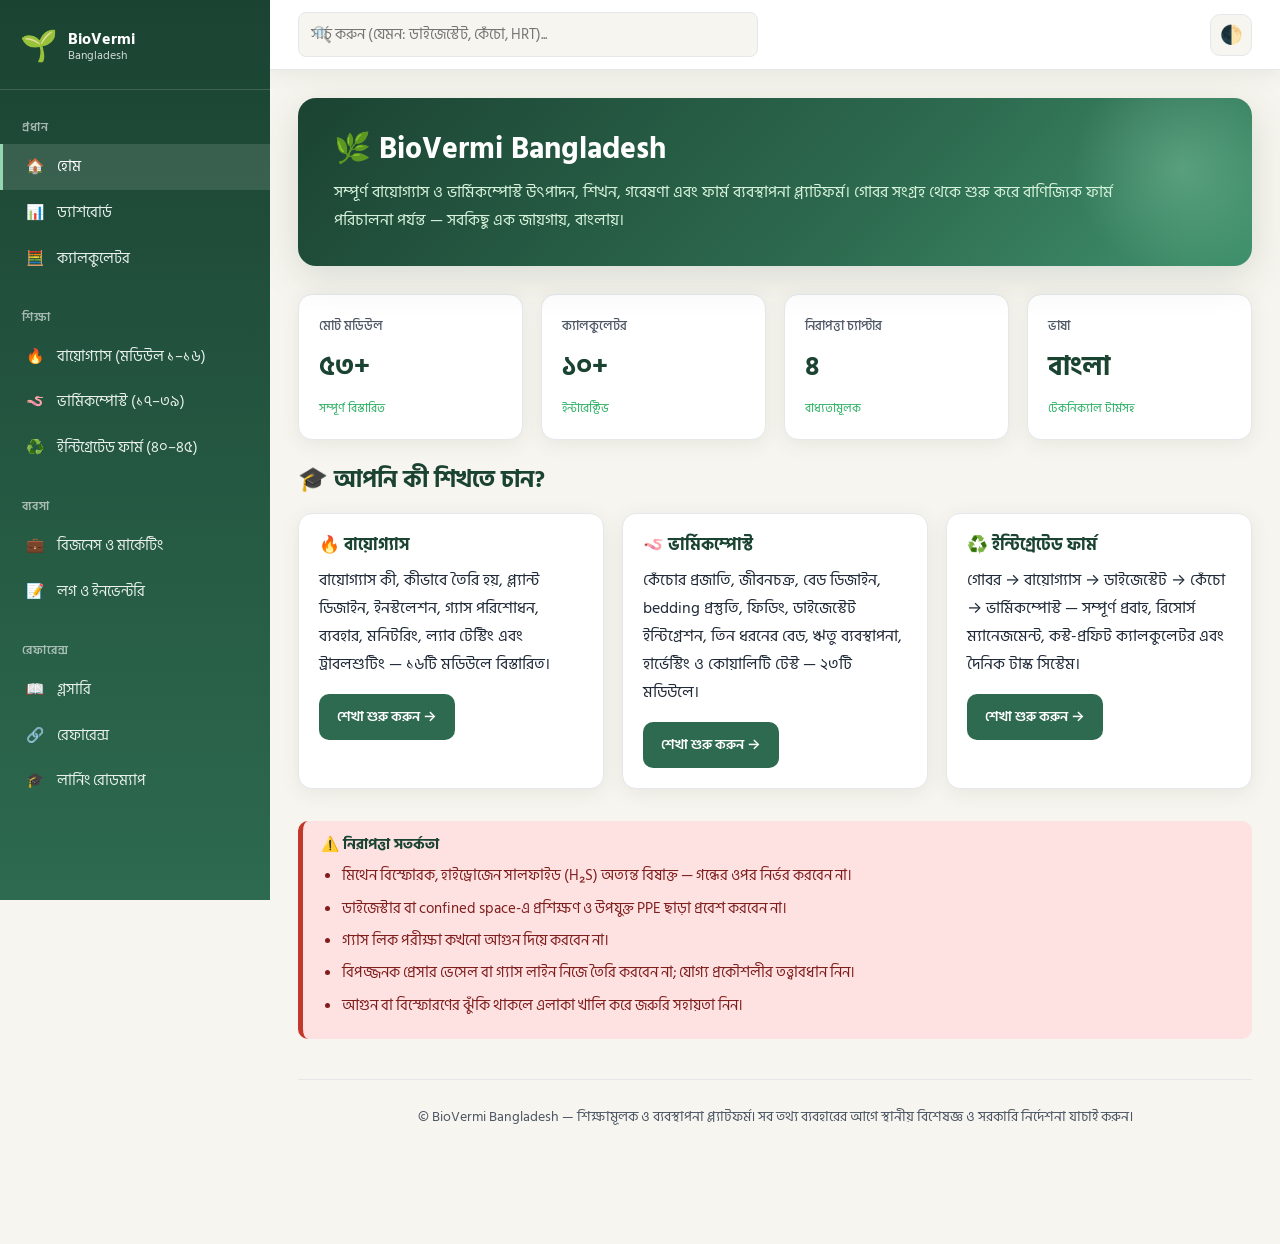
<file: index.html>
<!DOCTYPE html>
<html lang="bn">
<head>
<meta charset="UTF-8">
<meta name="viewport" content="width=device-width,initial-scale=1">
<title>BioVermi Bangladesh — Biogas ও Vermicompost Farm Management</title>
<link rel="stylesheet" href="style.css">
</head>
<body>
<div class="overlay" id="overlay"></div>
<div class="app">

<!-- ============ SIDEBAR ============ -->
<aside class="sidebar" id="sidebar">
  <div class="brand">
    <span class="brand-icon">🌱</span>
    <span class="brand-text">BioVermi<small>Bangladesh</small></span>
  </div>
  <nav>
    <div class="nav-section">
      <div class="nav-section-title">প্রধান</div>
      <a href="index.html"><span class="nav-icon">🏠</span> হোম</a>
      <a href="dashboard.html"><span class="nav-icon">📊</span> ড্যাশবোর্ড</a>
      <a href="calculators.html"><span class="nav-icon">🧮</span> ক্যালকুলেটর</a>
    </div>
    <div class="nav-section">
      <div class="nav-section-title">শিক্ষা</div>
      <a href="biogas.html"><span class="nav-icon">🔥</span> বায়োগ্যাস (মডিউল ১–১৬)</a>
      <a href="vermicompost.html"><span class="nav-icon">🪱</span> ভার্মিকম্পোস্ট (১৭–৩৯)</a>
      <a href="integrated-farm.html"><span class="nav-icon">♻️</span> ইন্টিগ্রেটেড ফার্ম (৪০–৪৫)</a>
    </div>
    <div class="nav-section">
      <div class="nav-section-title">ব্যবসা</div>
      <a href="business.html"><span class="nav-icon">💼</span> বিজনেস ও মার্কেটিং</a>
      <a href="dashboard.html#logs"><span class="nav-icon">📝</span> লগ ও ইনভেন্টরি</a>
    </div>
    <div class="nav-section">
      <div class="nav-section-title">রেফারেন্স</div>
      <a href="glossary.html"><span class="nav-icon">📖</span> গ্লসারি</a>
      <a href="references.html"><span class="nav-icon">🔗</span> রেফারেন্স</a>
      <a href="learning.html"><span class="nav-icon">🎓</span> লার্নিং রোডম্যাপ</a>
    </div>
  </nav>
</aside>

<!-- ============ MAIN ============ -->
<div class="main">
  <div class="topbar">
    <button class="hamburger" id="hamburger">☰</button>
    <div class="search-box"><input type="text" id="siteSearch" placeholder="সার্চ করুন (যেমন: ডাইজেস্টেট, কেঁচো, HRT)..."></div>
    <div class="topbar-actions">
      <button class="icon-btn" id="themeToggle" title="Dark/Light">🌓</button>
    </div>
  </div>

  <div class="content">
    <div class="page-header">
      <h1>🌿 BioVermi Bangladesh</h1>
      <p>সম্পূর্ণ বায়োগ্যাস ও ভার্মিকম্পোস্ট উৎপাদন, শিখন, গবেষণা এবং ফার্ম ব্যবস্থাপনা প্ল্যাটফর্ম। গোবর সংগ্রহ থেকে শুরু করে বাণিজ্যিক ফার্ম পরিচালনা পর্যন্ত — সবকিছু এক জায়গায়, বাংলায়।</p>
    </div>

    <!-- Quick stats -->
    <div class="grid grid-4" style="margin-bottom:24px">
      <div class="card stat-card"><div class="stat-label">মোট মডিউল</div><div class="stat-value">৫৩+</div><div class="stat-delta">সম্পূর্ণ বিস্তারিত</div></div>
      <div class="card stat-card"><div class="stat-label">ক্যালকুলেটর</div><div class="stat-value">১০+</div><div class="stat-delta">ইন্টারেক্টিভ</div></div>
      <div class="card stat-card"><div class="stat-label">নিরাপত্তা চ্যাপ্টার</div><div class="stat-value">৪</div><div class="stat-delta">বাধ্যতামূলক</div></div>
      <div class="card stat-card"><div class="stat-label">ভাষা</div><div class="stat-value">বাংলা</div><div class="stat-delta">টেকনিক্যাল টার্মসহ</div></div>
    </div>

    <!-- Learning Path -->
    <h2 style="margin-bottom:16px">🎓 আপনি কী শিখতে চান?</h2>
    <div class="grid grid-3" style="margin-bottom:32px">
      <div class="card">
        <h3>🔥 বায়োগ্যাস</h3>
        <p>বায়োগ্যাস কী, কীভাবে তৈরি হয়, প্ল্যান্ট ডিজাইন, ইনস্টলেশন, গ্যাস পরিশোধন, ব্যবহার, মনিটরিং, ল্যাব টেস্টিং এবং ট্রাবলশুটিং — ১৬টি মডিউলে বিস্তারিত।</p>
        <a href="biogas.html" class="btn btn-primary">শেখা শুরু করুন →</a>
      </div>
      <div class="card">
        <h3>🪱 ভার্মিকম্পোস্ট</h3>
        <p>কেঁচোর প্রজাতি, জীবনচক্র, বেড ডিজাইন, bedding প্রস্তুতি, ফিডিং, ডাইজেস্টেট ইন্টিগ্রেশন, তিন ধরনের বেড, ঋতু ব্যবস্থাপনা, হার্ভেস্টিং ও কোয়ালিটি টেস্ট — ২৩টি মডিউলে।</p>
        <a href="vermicompost.html" class="btn btn-primary">শেখা শুরু করুন →</a>
      </div>
      <div class="card">
        <h3>♻️ ইন্টিগ্রেটেড ফার্ম</h3>
        <p>গোবর → বায়োগ্যাস → ডাইজেস্টেট → কেঁচো → ভার্মিকম্পোস্ট — সম্পূর্ণ প্রবাহ, রিসোর্স ম্যানেজমেন্ট, কস্ট-প্রফিট ক্যালকুলেটর এবং দৈনিক টাস্ক সিস্টেম।</p>
        <a href="integrated-farm.html" class="btn btn-primary">শেখা শুরু করুন →</a>
      </div>
    </div>

    <!-- Safety -->
    <div class="alert alert-danger">
      <h4>⚠️ নিরাপত্তা সতর্কতা</h4>
      <ul style="margin-bottom:0">
        <li>মিথেন বিস্ফোরক, হাইড্রোজেন সালফাইড (H₂S) অত্যন্ত বিষাক্ত — গন্ধের ওপর নির্ভর করবেন না।</li>
        <li>ডাইজেস্টার বা confined space-এ প্রশিক্ষণ ও উপযুক্ত PPE ছাড়া প্রবেশ করবেন না।</li>
        <li>গ্যাস লিক পরীক্ষা কখনো আগুন দিয়ে করবেন না।</li>
        <li>বিপজ্জনক প্রেসার ভেসেল বা গ্যাস লাইন নিজে তৈরি করবেন না; যোগ্য প্রকৌশলীর তত্ত্বাবধান নিন।</li>
        <li>আগুন বা বিস্ফোরণের ঝুঁকি থাকলে এলাকা খালি করে জরুরি সহায়তা নিন।</li>
      </ul>
    </div>

    <div class="footer">© BioVermi Bangladesh — শিক্ষামূলক ও ব্যবস্থাপনা প্ল্যাটফর্ম। সব তথ্য ব্যবহারের আগে স্থানীয় বিশেষজ্ঞ ও সরকারি নির্দেশনা যাচাই করুন।</div>
  </div>
</div>
</div>
<script src="script.js"></script>
</body>
</html>
</file>
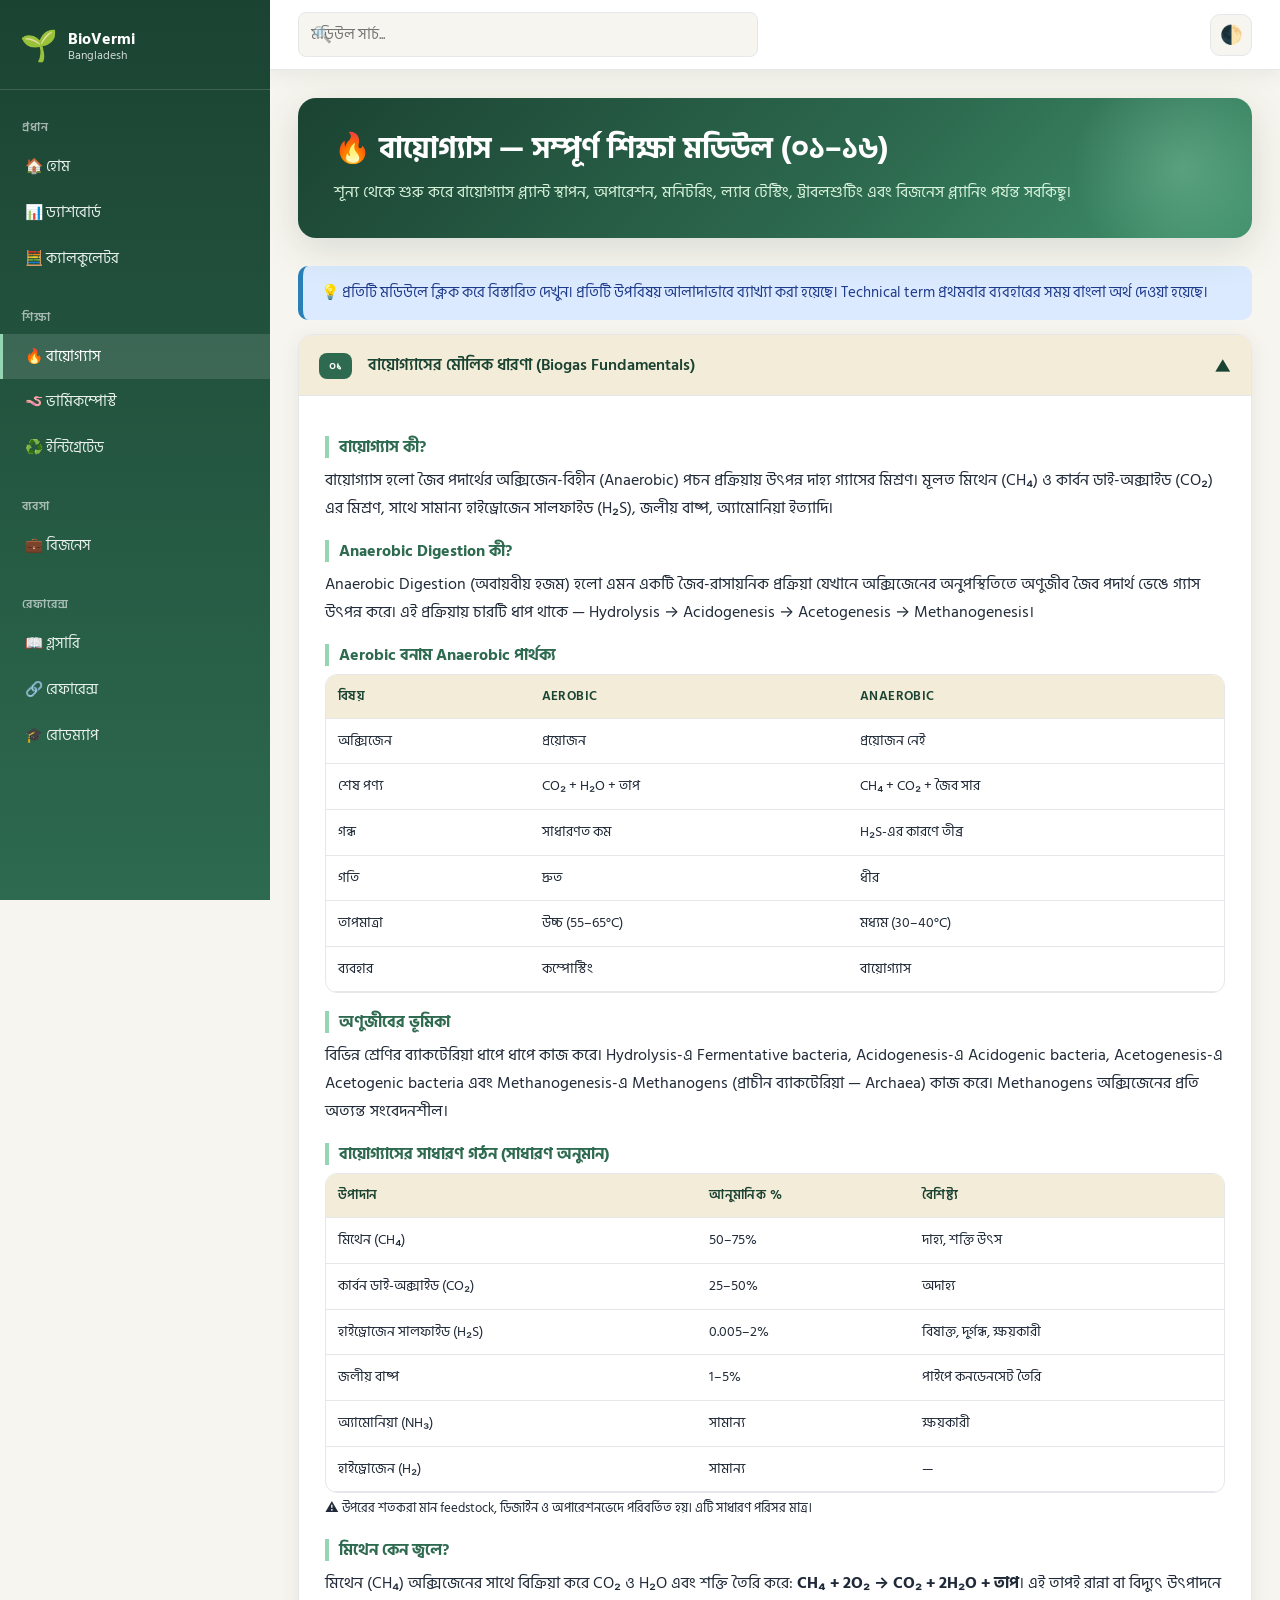
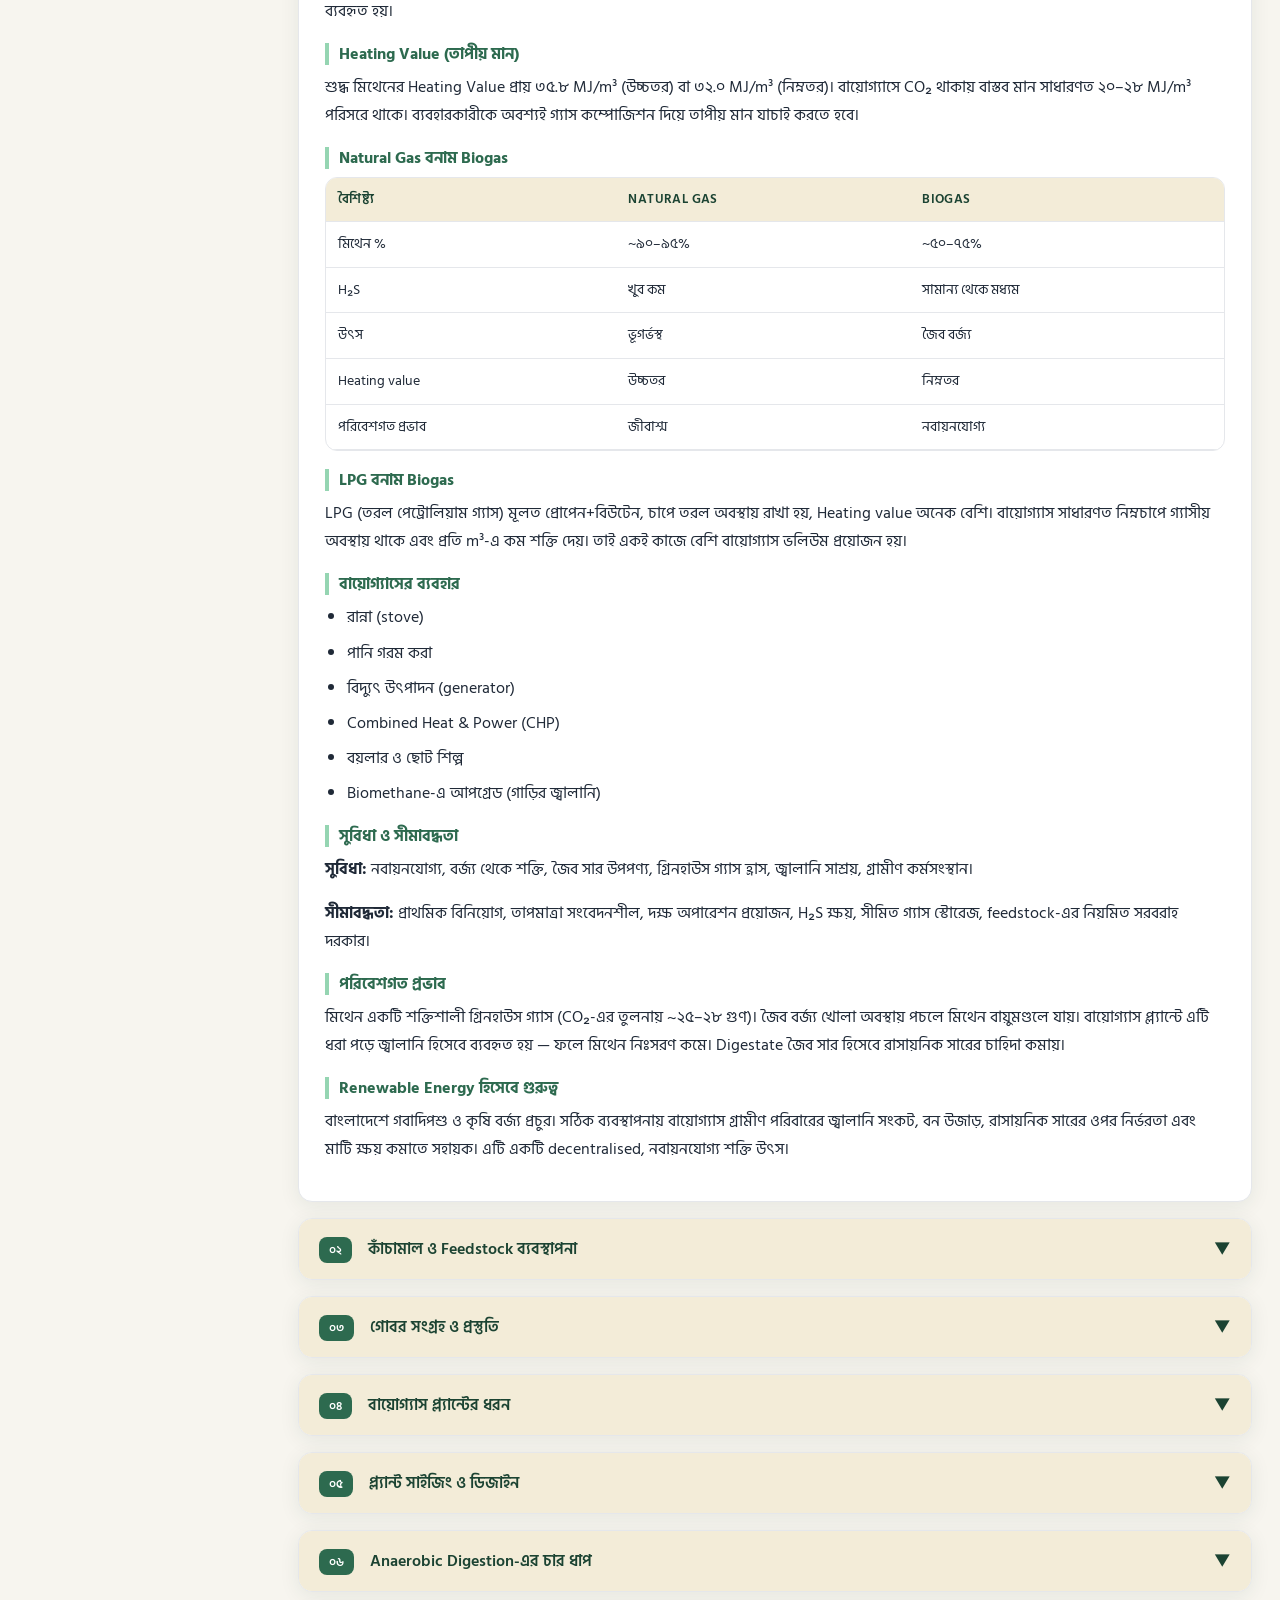
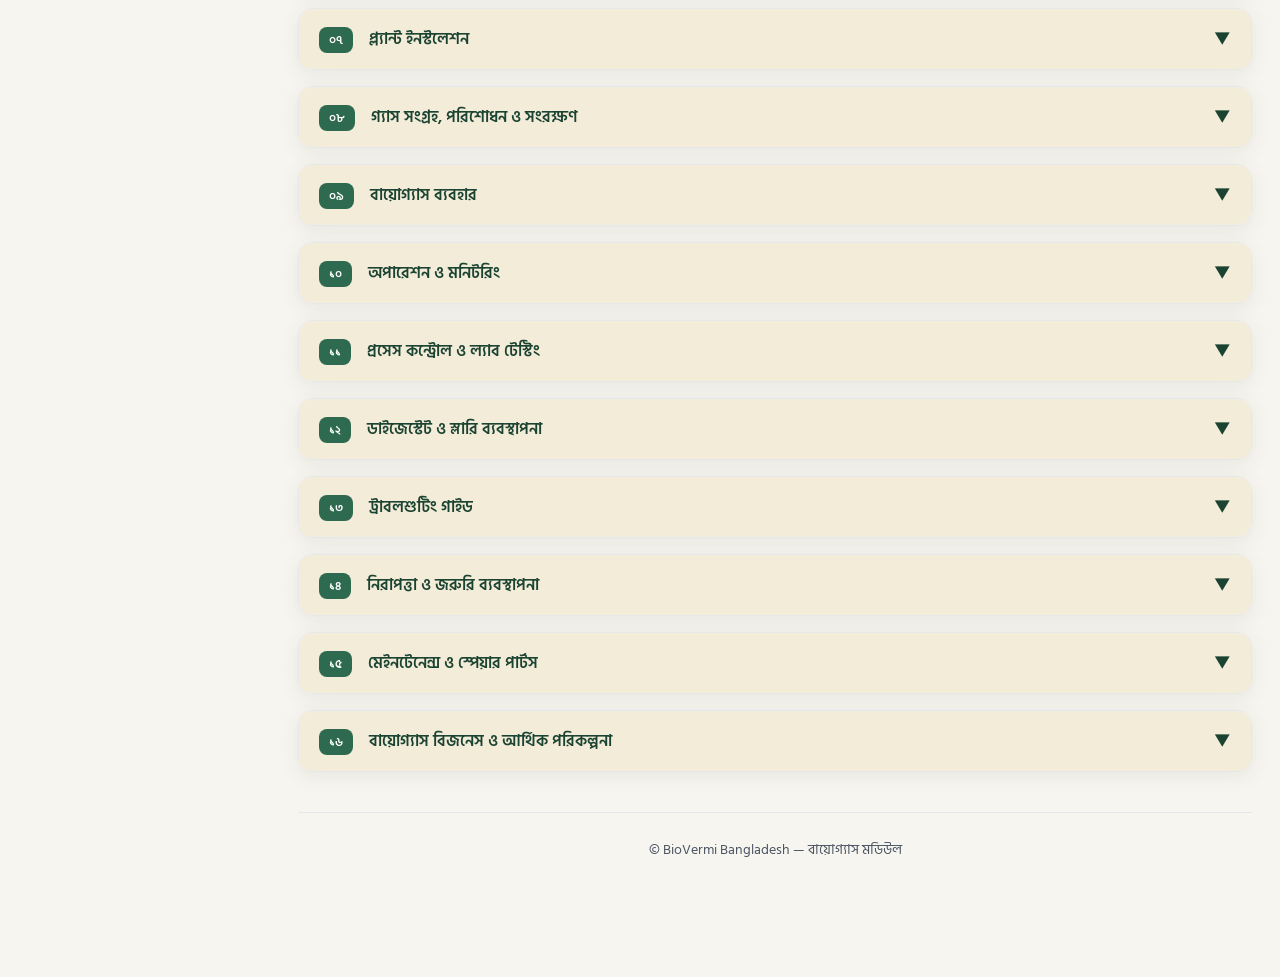
<file: biogas.html>
<!DOCTYPE html>
<html lang="bn">
<head><meta charset="UTF-8"><meta name="viewport" content="width=device-width,initial-scale=1">
<title>বায়োগ্যাস মডিউল — BioVermi</title><link rel="stylesheet" href="style.css"></head>
<body>
<div class="overlay" id="overlay"></div>
<div class="app">
<aside class="sidebar" id="sidebar">
  <div class="brand"><span class="brand-icon">🌱</span><span class="brand-text">BioVermi<small>Bangladesh</small></span></div>
  <nav>
    <div class="nav-section"><div class="nav-section-title">প্রধান</div>
      <a href="index.html">🏠 হোম</a><a href="dashboard.html">📊 ড্যাশবোর্ড</a><a href="calculators.html">🧮 ক্যালকুলেটর</a></div>
    <div class="nav-section"><div class="nav-section-title">শিক্ষা</div>
      <a href="biogas.html" class="active">🔥 বায়োগ্যাস</a><a href="vermicompost.html">🪱 ভার্মিকম্পোস্ট</a><a href="integrated-farm.html">♻️ ইন্টিগ্রেটেড</a></div>
    <div class="nav-section"><div class="nav-section-title">ব্যবসা</div><a href="business.html">💼 বিজনেস</a></div>
    <div class="nav-section"><div class="nav-section-title">রেফারেন্স</div>
      <a href="glossary.html">📖 গ্লসারি</a><a href="references.html">🔗 রেফারেন্স</a><a href="learning.html">🎓 রোডম্যাপ</a></div>
  </nav>
</aside>
<div class="main">
<div class="topbar"><button class="hamburger" id="hamburger">☰</button>
<div class="search-box"><input type="text" id="siteSearch" placeholder="মডিউল সার্চ..."></div>
<div class="topbar-actions"><button class="icon-btn" id="themeToggle">🌓</button></div></div>
<div class="content">
<div class="page-header"><h1>🔥 বায়োগ্যাস — সম্পূর্ণ শিক্ষা মডিউল (০১–১৬)</h1>
<p>শূন্য থেকে শুরু করে বায়োগ্যাস প্ল্যান্ট স্থাপন, অপারেশন, মনিটরিং, ল্যাব টেস্টিং, ট্রাবলশুটিং এবং বিজনেস প্ল্যানিং পর্যন্ত সবকিছু।</p></div>

<div class="alert alert-info">💡 প্রতিটি মডিউলে ক্লিক করে বিস্তারিত দেখুন। প্রতিটি উপবিষয় আলাদাভাবে ব্যাখ্যা করা হয়েছে। Technical term প্রথমবার ব্যবহারের সময় বাংলা অর্থ দেওয়া হয়েছে।</div>

<!-- ============================================================ -->
<!-- MODULE 01 -->
<div class="module open"><div class="module-header"><span><span class="mod-num">০১</span> বায়োগ্যাসের মৌলিক ধারণা (Biogas Fundamentals)</span><span class="arrow">▼</span></div>
<div class="module-body">
<h4>বায়োগ্যাস কী?</h4>
<p>বায়োগ্যাস হলো জৈব পদার্থের অক্সিজেন-বিহীন (Anaerobic) পচন প্রক্রিয়ায় উৎপন্ন দাহ্য গ্যাসের মিশ্রণ। মূলত মিথেন (CH₄) ও কার্বন ডাই-অক্সাইড (CO₂) এর মিশ্রণ, সাথে সামান্য হাইড্রোজেন সালফাইড (H₂S), জলীয় বাষ্প, অ্যামোনিয়া ইত্যাদি।</p>

<h4>Anaerobic Digestion কী?</h4>
<p>Anaerobic Digestion (অবায়বীয় হজম) হলো এমন একটি জৈব-রাসায়নিক প্রক্রিয়া যেখানে অক্সিজেনের অনুপস্থিতিতে অণুজীব জৈব পদার্থ ভেঙে গ্যাস উৎপন্ন করে। এই প্রক্রিয়ায় চারটি ধাপ থাকে — Hydrolysis → Acidogenesis → Acetogenesis → Methanogenesis।</p>

<h4>Aerobic বনাম Anaerobic পার্থক্য</h4>
<div class="table-wrap"><table>
<thead><tr><th>বিষয়</th><th>Aerobic</th><th>Anaerobic</th></tr></thead>
<tbody>
<tr><td>অক্সিজেন</td><td>প্রয়োজন</td><td>প্রয়োজন নেই</td></tr>
<tr><td>শেষ পণ্য</td><td>CO₂ + H₂O + তাপ</td><td>CH₄ + CO₂ + জৈব সার</td></tr>
<tr><td>গন্ধ</td><td>সাধারণত কম</td><td>H₂S-এর কারণে তীব্র</td></tr>
<tr><td>গতি</td><td>দ্রুত</td><td>ধীর</td></tr>
<tr><td>তাপমাত্রা</td><td>উচ্চ (55–65°C)</td><td>মধ্যম (30–40°C)</td></tr>
<tr><td>ব্যবহার</td><td>কম্পোস্টিং</td><td>বায়োগ্যাস</td></tr>
</tbody></table></div>

<h4>অণুজীবের ভূমিকা</h4>
<p>বিভিন্ন শ্রেণির ব্যাকটেরিয়া ধাপে ধাপে কাজ করে। Hydrolysis-এ Fermentative bacteria, Acidogenesis-এ Acidogenic bacteria, Acetogenesis-এ Acetogenic bacteria এবং Methanogenesis-এ Methanogens (প্রাচীন ব্যাকটেরিয়া — Archaea) কাজ করে। Methanogens অক্সিজেনের প্রতি অত্যন্ত সংবেদনশীল।</p>

<h4>বায়োগ্যাসের সাধারণ গঠন (সাধারণ অনুমান)</h4>
<div class="table-wrap"><table>
<thead><tr><th>উপাদান</th><th>আনুমানিক %</th><th>বৈশিষ্ট্য</th></tr></thead>
<tbody>
<tr><td>মিথেন (CH₄)</td><td>50–75%</td><td>দাহ্য, শক্তি উৎস</td></tr>
<tr><td>কার্বন ডাই-অক্সাইড (CO₂)</td><td>25–50%</td><td>অদাহ্য</td></tr>
<tr><td>হাইড্রোজেন সালফাইড (H₂S)</td><td>0.005–2%</td><td>বিষাক্ত, দুর্গন্ধ, ক্ষয়কারী</td></tr>
<tr><td>জলীয় বাষ্প</td><td>1–5%</td><td>পাইপে কনডেনসেট তৈরি</td></tr>
<tr><td>অ্যামোনিয়া (NH₃)</td><td>সামান্য</td><td>ক্ষয়কারী</td></tr>
<tr><td>হাইড্রোজেন (H₂)</td><td>সামান্য</td><td>—</td></tr>
</tbody></table></div>
<p><small>⚠️ উপরের শতকরা মান feedstock, ডিজাইন ও অপারেশনভেদে পরিবর্তিত হয়। এটি সাধারণ পরিসর মাত্র।</small></p>

<h4>মিথেন কেন জ্বলে?</h4>
<p>মিথেন (CH₄) অক্সিজেনের সাথে বিক্রিয়া করে CO₂ ও H₂O এবং শক্তি তৈরি করে: <b>CH₄ + 2O₂ → CO₂ + 2H₂O + তাপ</b>। এই তাপই রান্না বা বিদ্যুৎ উৎপাদনে ব্যবহৃত হয়।</p>

<h4>Heating Value (তাপীয় মান)</h4>
<p>শুদ্ধ মিথেনের Heating Value প্রায় ৩৫.৮ MJ/m³ (উচ্চতর) বা ৩২.০ MJ/m³ (নিম্নতর)। বায়োগ্যাসে CO₂ থাকায় বাস্তব মান সাধারণত ২০–২৮ MJ/m³ পরিসরে থাকে। ব্যবহারকারীকে অবশ্যই গ্যাস কম্পোজিশন দিয়ে তাপীয় মান যাচাই করতে হবে।</p>

<h4>Natural Gas বনাম Biogas</h4>
<div class="table-wrap"><table>
<thead><tr><th>বৈশিষ্ট্য</th><th>Natural Gas</th><th>Biogas</th></tr></thead>
<tbody>
<tr><td>মিথেন %</td><td>~৯০–৯৫%</td><td>~৫০–৭৫%</td></tr>
<tr><td>H₂S</td><td>খুব কম</td><td>সামান্য থেকে মধ্যম</td></tr>
<tr><td>উৎস</td><td>ভূগর্ভস্থ</td><td>জৈব বর্জ্য</td></tr>
<tr><td>Heating value</td><td>উচ্চতর</td><td>নিম্নতর</td></tr>
<tr><td>পরিবেশগত প্রভাব</td><td>জীবাশ্ম</td><td>নবায়নযোগ্য</td></tr>
</tbody></table></div>

<h4>LPG বনাম Biogas</h4>
<p>LPG (তরল পেট্রোলিয়াম গ্যাস) মূলত প্রোপেন+বিউটেন, চাপে তরল অবস্থায় রাখা হয়, Heating value অনেক বেশি। বায়োগ্যাস সাধারণত নিম্নচাপে গ্যাসীয় অবস্থায় থাকে এবং প্রতি m³-এ কম শক্তি দেয়। তাই একই কাজে বেশি বায়োগ্যাস ভলিউম প্রয়োজন হয়।</p>

<h4>বায়োগ্যাসের ব্যবহার</h4>
<ul>
<li>রান্না (stove)</li>
<li>পানি গরম করা</li>
<li>বিদ্যুৎ উৎপাদন (generator)</li>
<li>Combined Heat & Power (CHP)</li>
<li>বয়লার ও ছোট শিল্প</li>
<li>Biomethane-এ আপগ্রেড (গাড়ির জ্বালানি)</li>
</ul>

<h4>সুবিধা ও সীমাবদ্ধতা</h4>
<p><b>সুবিধা:</b> নবায়নযোগ্য, বর্জ্য থেকে শক্তি, জৈব সার উপপণ্য, গ্রিনহাউস গ্যাস হ্রাস, জ্বালানি সাশ্রয়, গ্রামীণ কর্মসংস্থান।</p>
<p><b>সীমাবদ্ধতা:</b> প্রাথমিক বিনিয়োগ, তাপমাত্রা সংবেদনশীল, দক্ষ অপারেশন প্রয়োজন, H₂S ক্ষয়, সীমিত গ্যাস স্টোরেজ, feedstock-এর নিয়মিত সরবরাহ দরকার।</p>

<h4>পরিবেশগত প্রভাব</h4>
<p>মিথেন একটি শক্তিশালী গ্রিনহাউস গ্যাস (CO₂-এর তুলনায় ~২৫–২৮ গুণ)। জৈব বর্জ্য খোলা অবস্থায় পচলে মিথেন বায়ুমণ্ডলে যায়। বায়োগ্যাস প্ল্যান্টে এটি ধরা পড়ে জ্বালানি হিসেবে ব্যবহৃত হয় — ফলে মিথেন নিঃসরণ কমে। Digestate জৈব সার হিসেবে রাসায়নিক সারের চাহিদা কমায়।</p>

<h4>Renewable Energy হিসেবে গুরুত্ব</h4>
<p>বাংলাদেশে গবাদিপশু ও কৃষি বর্জ্য প্রচুর। সঠিক ব্যবস্থাপনায় বায়োগ্যাস গ্রামীণ পরিবারের জ্বালানি সংকট, বন উজাড়, রাসায়নিক সারের ওপর নির্ভরতা এবং মাটি ক্ষয় কমাতে সহায়ক। এটি একটি decentralised, নবায়নযোগ্য শক্তি উৎস।</p>
</div></div>

<!-- MODULE 02 -->
<div class="module"><div class="module-header"><span><span class="mod-num">০২</span> কাঁচামাল ও Feedstock ব্যবস্থাপনা</span><span class="arrow">▼</span></div>
<div class="module-body">
<h4>Feedstock (কাঁচামাল) কী?</h4>
<p>বায়োগ্যাস ডাইজেস্টারে যে জৈব পদার্থ দেয়া হয় তাকে feedstock বলে। সঠিক feedstock নির্বাচন ও মিশ্রণ গ্যাস উৎপাদনের মূল চাবিকাঠি।</p>

<h4>প্রধান Feedstock তালিকা</h4>
<div class="table-wrap"><table>
<thead><tr><th>Feedstock</th><th>সংগ্রহ</th><th>প্রস্তুতি</th><th>সতর্কতা</th></tr></thead>
<tbody>
<tr><td>গরুর গোবর</td><td>গোশালা থেকে দৈনিক</td><td>ময়লা বাদ, পানি মিশ্রণ</td><td>খড়/বালি থাকলে ছেঁকে নিন</td></tr>
<tr><td>মহিষের গোবর</td><td>দৈনিক</td><td>একই</td><td>আঁশ বেশি, পানি বেশি লাগে</td></tr>
<tr><td>মুরগির বর্জ্য</td><td>পোল্ট্রি ফার্ম</td><td>পাতলা করে মিশ্রণ</td><td>অ্যামোনিয়া বেশি, প্রি-ট্রিটমেন্ট</td></tr>
<tr><td>ছাগলের গোবর</td><td>দৈনিক</td><td>মিশ্রণ</td><td>শুকনো হলে পানি</td></tr>
<tr><td>শূকরের বর্জ্য</td><td>ফার্ম</td><td>পাতলা</td><td>প্যাথোজেন ঝুঁকি</td></tr>
<tr><td>রান্নাঘরের বর্জ্য</td><td>বাসা/রেস্টুরেন্ট</td><td>প্লাস্টিক বাদ</td><td>তেল, মাংস, লবণ এড়ান</td></tr>
<tr><td>সবজি বর্জ্য</td><td>বাজার</td><td>কুচি</td><td>পচা হলে গন্ধ</td></tr>
<tr><td>ফলের বর্জ্য</td><td>বাজার</td><td>কুচি</td><td>অ্যাসিডিক হতে পারে</td></tr>
<tr><td>কৃষি বর্জ্য</td><td>মাঠ</td><td>কুচি</td><td>C:N বেশি, ধীর পচন</td></tr>
<tr><td>খাদ্য প্রসেসিং বর্জ্য</td><td>কারখানা</td><td>পরীক্ষা করে</td><td>দূষণ ঝুঁকি</td></tr>
</tbody></table></div>

<h4>প্রতিটি Feedstock-এর গুরুত্বপূর্ণ Parameter</h4>
<ul>
<li><b>Moisture Content (আর্দ্রতা):</b> কাঁচামালে পানির পরিমাণ। বেশি হলে digester-এ পানি বাড়ে।</li>
<li><b>Total Solids (TS):</b> শুকনো পদার্থের শতকরা হার।</li>
<li><b>Volatile Solids (VS):</b> জৈব পদার্থের অংশ, যা গ্যাসে রূপান্তরিত হয়।</li>
<li><b>C:N Ratio (Carbon:Nitrogen):</b> আদর্শ সাধারণত ২০:১–৩০:১ (নির্দিষ্ট নয়, feedstock-নির্ভর)।</li>
<li><b>Biogas Yield:</b> প্রতি কেজি VS থেকে প্রাপ্ত গ্যাস (feedstock-নির্ভর)।</li>
</ul>

<h4>একক বনাম মিশ্রণ</h4>
<p>একক feedstock দিলে প্রক্রিয়া সরল কিন্তু পুষ্টি ভারসাম্যহীন হতে পারে। মিশ্রণ (co-digestion) করলে C:N, অণুজীব বৈচিত্র্য, গ্যাস ইল্ড উন্নত হয়। তবে অতিরিক্ত বৈচিত্র্য ব্যবস্থাপনা জটিল করে।</p>

<h4>যেসব উপাদানে সমস্যা হতে পারে</h4>
<ul>
<li>অতিরিক্ত লবণাক্ত বা অ্যাসিডিক বর্জ্য</li>
<li>কীটনাশক/রাসায়নিক মিশ্রিত বর্জ্য</li>
<li>প্লাস্টিক, কাচ, ধাতু, বালি</li>
<li>অতিরিক্ত তেল/গ্রিজ (মাংসের বর্জ্য)</li>
<li>অজানা শিল্প বর্জ্য</li>
</ul>
<p><small>⚠️ কোনো feedstock-এর উৎপাদন হার অনুমান করে বাস্তব তথ্য হিসেবে উপস্থাপন করা যাবে না। স্থানীয় পরীক্ষা বা বিশ্বস্ত গবেষণা থেকে যাচাই করুন।</small></p>
</div></div>

<!-- MODULE 03 -->
<div class="module"><div class="module-header"><span><span class="mod-num">০৩</span> গোবর সংগ্রহ ও প্রস্তুতি</span><span class="arrow">▼</span></div>
<div class="module-body">
<h4>১. সংগ্রহের সঠিক পদ্ধতি</h4>
<p>গোশালা থেকে দৈনিক গোবর সংগ্রহ করুন। তাজা গোবর সবচেয়ে ভালো, তবে ১–২ দিনের পুরোনোও ব্যবহারযোগ্য। মাটিতে পলিথিন/পাকা মেঝেতে সংগ্রহ করলে মাটি-বালি মেশে না।</p>

<h4>২. গুণগত মান</h4>
<p>ভালো গোবর হবে তুলনামূলক ঘন, গাঢ় বাদামি, তীব্র নয় এমন গন্ধযুক্ত। বেশি পানি বা বেশি খড়/বালি থাকলে গুণ কমে।</p>

<h4>৩. বালি, পাথর, প্লাস্টিক অপসারণ</h4>
<p>ছাঁকনি (sieve) দিয়ে বড় ময়লা, প্লাস্টিক, কাঁটা, পাথর সরান। বালি/মাটি থাকলে digester-এ sedimentation বাড়ে, ভলিউম কমে।</p>

<h4>৪. গোবর ছেঁকে নেওয়া</h4>
<p>৫–১০ মিমি ছাঁকনি দিয়ে ছেঁকে নিন। মিশ্রণ সহজ হবে এবং পাইপ ব্লক হবে না।</p>

<h4>৫. পানি মেশানোর প্রয়োজন</h4>
<p>শুকনো গোবর সরাসরি digester-এ দিলে মিশ্রণ কঠিন, পাম্পিং সমস্যা। তাই TS ~৮–১২% লক্ষ্য রেখে পানি মেশান। তবে এই লক্ষ্যমাত্রা ডিজাইন-নির্ভর, সব ক্ষেত্রে প্রযোজ্য নয়।</p>

<h4>৬. Slurry Preparation</h4>
<p>গোবর + পানি মিশিয়ে সমজাতীয় (homogeneous) মিশ্রণ তৈরি করুন। পাম্পিং সহজ হবে, digester-এ ছড়াবে সমানভাবে।</p>

<h4>৭. Total Solids পরীক্ষা</h4>
<p>একটি নির্দিষ্ট ওজনের নমুনা ১০৫°C তাপে শুকিয়ে আবার ওজন করুন। শুকনো ওজন ÷ ভেজা ওজন × ১০০ = TS%। ঘরে সাধারণ ওভেন/রোদে শুকিয়ে মোটামুটি অনুমান সম্ভব, তবে সঠিক মাপের জন্য ল্যাব প্রয়োজন।</p>

<h4>৮. Feedstock-এর পরিমাণ নির্ধারণ</h4>
<p>digester ভলিউম, HRT (Hydraulic Retention Time), গ্যাস চাহিদা অনুযায়ী দৈনিক feed নির্ধারণ করুন। সাধারণত digester-এর কার্যকর ভলিউমের ১/২০–১/৩০ অংশ দৈনিক feed হিসেবে বিবেচনা করা হয়, তবে এটি ডিজাইন-নির্ভর।</p>

<h4>৯. দৈনিক Feed Preparation</h4>
<p>প্রতিদিন নির্দিষ্ট সময়ে (সকাল/সন্ধ্যা) সমান পরিমাণ feed দিন। হঠাৎ বেশি/কম দিলে অণুজীবের ভারসাম্য নষ্ট হয়।</p>

<h4>১০. সংরক্ষণ</h4>
<p>অতিরিক্ত গোবর ছায়ায়, পোকামাকড়-মুক্ত স্থানে সংরক্ষণ করুন। ঢেকে রাখলে অ্যামোনিয়া নিঃসরণ কমে এবং বৃষ্টিতে ভিজবে না।</p>

<h4>১১. পুরোনো গোবরের সমস্যা</h4>
<p>অনেকদিনের পুরোনো গোবরে VS কমে যায়, গ্যাস ইল্ড কমে। আবার বেশি শুকনো হলে মেশানো কঠিন।</p>

<h4>১২. Feedstock Contamination</h4>
<p>কীটনাশক, সাবান, জীবাণুনাশক, প্লাস্টিক মিশে গেলে অণুজীব মরে, গ্যাস উৎপাদন কমে।</p>

<h4>১৩. Feedstock Mixing</h4>
<p>একইসাথে গোবর + সবজি বর্জ্য + খড় মিশ্রণ করলে C:N ও পুষ্টি ভালো ভারসাম্য পায়। অনুপাত পরীক্ষা করে নির্ধারণ করুন, অনুমানকে চূড়ান্ত ধরে নেবেন না।</p>

<h4>🧮 Interactive Calculator</h4>
<p><a href="calculators.html#cowdung" class="btn btn-primary">গোবর প্রস্তুতি ক্যালকুলেটর খুলুন →</a></p>
</div></div>

<!-- MODULE 04 -->
<div class="module"><div class="module-header"><span><span class="mod-num">০৪</span> বায়োগ্যাস প্ল্যান্টের ধরন</span><span class="arrow">▼</span></div>
<div class="module-body">
<h4>১. Fixed Dome Biogas Plant</h4>
<p><b>গঠন:</b> শক্ত ইট/কনক্রিটের গম্বুজ। গ্যাস জমা হয় গম্বুজের নিচে।</p>
<p><b>কার্যপ্রণালী:</b> গ্যাস জমলে চাপ বাড়ে, slurry অন্য পাশে চলে যায়। চাপে গ্যাস সরবরাহ হয়।</p>
<p><b>উপকরণ:</b> ইট, সিমেন্ট, বালি, রড। <b>আয়ুষ্কাল:</b> ১৫–২৫ বছর (নির্মাণমান-নির্ভর)।</p>
<p><b>সুবিধা:</b> জমির নিচে, দীর্ঘস্থায়ী, কম জায়গা।</p>
<p><b>অসুবিধা:</b> ফাটল হলে মেরামত কঠিন, চাপ স্থির নয়, দক্ষ রাজমিস্ত্রি প্রয়োজন।</p>
<p><b>উপযুক্ত:</b> গ্রামীণ পরিবার, মাঝারি খামার।</p>
<p><b>সাধারণ সমস্যা:</b> লিক, ফাটল, গ্যাস লিকেজ।</p>

<h4>২. Floating Drum Biogas Plant</h4>
<p><b>গঠন:</b> নিচে digester, উপরে ফ্লোটিং ড্রাম (গ্যাস হোল্ডার)।</p>
<p><b>কার্যপ্রণালী:</b> গ্যাস জমলে ড্রাম উঠে, ব্যবহারে নামে; স্থির চাপ।</p>
<p><b>উপকরণ:</b> ইট/কনক্রিট digester, ধাতু/ফাইবারগ্লাস ড্রাম।</p>
<p><b>সুবিধা:</b> স্থির চাপ, সহজভাবে গ্যাস ভলিউম দেখা যায়, মেরামত সহজ।</p>
<p><b>অসুবিধা:</b> ড্রাম মরিচা পড়তে পারে (স্টিল হলে), দাম বেশি।</p>
<p><b>আয়ুষ্কাল:</b> digester ১৫–২০ বছর, ড্রাম ৫–১৫ বছর।</p>

<h4>৩. Balloon Type Biogas Plant</h4>
<p><b>গঠন:</b> নমনীয় PVC/প্লাস্টিক ব্যাগ। উপরে গ্যাস, নিচে slurry।</p>
<p><b>সুবিধা:</b> সস্তা, সহজ ইনস্টলেশন, বহনযোগ্য।</p>
<p><b>অসুবিধা:</b> কম আয়ুষ্কাল (৩–৭ বছর), প্লাস্টিক ছিঁড়ে যেতে পারে, রোদে ক্ষয়।</p>

<h4>৪. Prefabricated Biogas Plant</h4>
<p>কারখানায় তৈরি অংশ, সাইটে সংযোজন। দ্রুত ইনস্টলেশন, গুণমান নিয়ন্ত্রিত। তবে সঠিক সাইজ মেলানো ও পরিবহন ব্যয় বিবেচনা করতে হবে।</p>

<h4>৫. Plug Flow Digester</h4>
<p>লম্বা চ্যানেলে feedstock ধীরে ধীরে প্রবাহিত হয়। বড় খামার/শিল্পে উপযুক্ত। মিক্সিং কম, স্কাম সমস্যা হতে পারে।</p>

<h4>৬. CSTR (Continuous Stirred Tank Reactor)</h4>
<p>নিরন্তর মিক্সিংযুক্ত বড় ট্যাংক, শিল্প স্কেলে সাধারণ। উন্নত নিয়ন্ত্রণ, বেশি গ্যাস ইল্ড, তবে ব্যয়বহুল ও শক্তি ব্যবহার বেশি।</p>

<h4>৭. Covered Lagoon</h4>
<p>বড় পুকুরের ওপর আচ্ছাদন, বড় পোল্ট্রি/শূকরের খামারে। কম ব্যয়, তবে গ্যাস সংগ্রহ কম দক্ষ, গন্ধ ও প্যাথোজেন ব্যবস্থাপনা চ্যালেঞ্জ।</p>

<h4>তুলনা টেবিল</h4>
<div class="table-wrap"><table>
<thead><tr><th>ধরন</th><th>আয়ুষ্কাল</th><th>খরচ (তুলনামূলক)</th><th>খামার সাইজ</th></tr></thead>
<tbody>
<tr><td>Fixed Dome</td><td>১৫–২৫ বছর</td><td>মধ্যম</td><td>ছোট-মাঝারি</td></tr>
<tr><td>Floating Drum</td><td>১৫–২০+ বছর</td><td>মধ্যম-উচ্চ</td><td>ছোট-মাঝারি</td></tr>
<tr><td>Balloon</td><td>৩–৭ বছর</td><td>কম</td><td>ছোট</td></tr>
<tr><td>Prefab</td><td>১০–২০ বছর</td><td>মধ্যম</td><td>ছোট-বড়</td></tr>
<tr><td>Plug Flow</td><td>২০+ বছর</td><td>উচ্চ</td><td>বড়</td></tr>
<tr><td>CSTR</td><td>২০+ বছর</td><td>উচ্চ</td><td>বড়/শিল্প</td></tr>
<tr><td>Covered Lagoon</td><td>১০–২০ বছর</td><td>মধ্যম</td><td>বড়</td></tr>
</tbody></table></div>
<p><small>⚠️ খরচ পরিসর দেশ/সময়/নির্মাণমান অনুযায়ী পরিবর্তিত হয়; প্রকৃত হিসাব site survey ও engineer estimate দিয়ে করুন।</small></p>
</div></div>

<!-- MODULE 05 -->
<div class="module"><div class="module-header"><span><span class="mod-num">০৫</span> প্ল্যান্ট সাইজিং ও ডিজাইন</span><span class="arrow">▼</span></div>
<div class="module-body">
<h4>মূল Parameter</h4>
<ul>
<li><b>HRT (Hydraulic Retention Time):</b> slurry digester-এ যত দিন থাকে। সাধারণত ৩০–৬০ দিন (তাপমাত্রা/ডিজাইন-নির্ভর)।</li>
<li><b>OLR (Organic Loading Rate):</b> দৈনিক প্রতি m³ digester ভলিউমে কত kg VS দেওয়া হয়।</li>
<li><b>SRT (Solids Retention Time):</b> কঠিন পদার্থের অবস্থানকাল।</li>
<li><b>Digester Volume:</b> মোট ভলিউম।</li>
<li><b>Gas Holder Volume:</b> দৈনিক গ্যাসের ~৫০–৭০%।</li>
</ul>

<h4>মৌলিক সূত্র</h4>
<div class="formula">Slurry Volume (m³/day) ≈ Dung (kg) ÷ (TS% / 100)<br>
Digester Volume (m³) ≈ Slurry Volume × HRT<br>
Gas Production ≈ Dung (kg) × Yield (m³/kg)<br>
Gas Storage ≈ Gas Production × 0.6</div>

<h4>অন্যান্য Component</h4>
<ul>
<li><b>Inlet Chamber:</b> Feed মিশ্রণ প্রবেশপথ। ঢালু মেঝে সহজ প্রবাহ দেয়।</li>
<li><b>Outlet Chamber:</b> Digestate বের হওয়ার পথ।</li>
<li><b>Overflow Tank:</b> অতিরিক্ত slurry ধারণ।</li>
<li><b>Foundation:</b> মাটির ভারবহন ক্ষমতা অনুযায়ী।</li>
<li><b>Drainage:</b> বৃষ্টির পানি ও নিচের চাপ নিয়ন্ত্রণ।</li>
<li><b>Waterproofing:</b> লিক প্রতিরোধ।</li>
<li><b>Insulation:</b> শীতে তাপমাত্রা রক্ষা।</li>
<li><b>Ventilation:</b> গ্যাস জমা রোধ।</li>
<li><b>Accessibility:</b> মেরামতের জন্য প্রবেশযোগ্য।</li>
</ul>

<h4>🧮 Interactive Calculator</h4>
<p><a href="calculators.html#biogassize" class="btn btn-primary">প্ল্যান্ট সাইজিং ক্যালকুলেটর →</a></p>

<div class="alert alert-warn">⚠️ এটি প্রাথমিক অনুমান। বাস্তব নির্মাণের জন্য site-specific soil test, engineer design ও অনুমোদন প্রয়োজন। একক মানকে সব প্ল্যান্টের জন্য প্রযোজ্য ধরে নেবেন না।</div>
</div></div>

<!-- MODULE 06 -->
<div class="module"><div class="module-header"><span><span class="mod-num">০৬</span> Anaerobic Digestion-এর চার ধাপ</span><span class="arrow">▼</span></div>
<div class="module-body">
<h4>ধাপ ১: Hydrolysis (হাইড্রোলাইসিস)</h4>
<p><b>কী ঘটে:</b> জটিল পলিমার (সেলুলোজ, প্রোটিন, ফ্যাট) সরল অণুতে ভাঙে।</p>
<p><b>অণুজীব:</b> Fermentative bacteria।</p>
<p><b>রাসায়নিক পরিবর্তন:</b> কার্বোহাইড্রেট → শর্করা, প্রোটিন → অ্যামিনো অ্যাসিড, ফ্যাট → ফ্যাটি অ্যাসিড।</p>
<p><b>সমস্যা হলে:</b> ধীর গতিতে গ্যাস উৎপাদন কমে।</p>

<h4>ধাপ ২: Acidogenesis</h4>
<p>সরল অণু থেকে Volatile Fatty Acids (VFA), অ্যালকোহল, অ্যামোনিয়া, CO₂, H₂ তৈরি হয়। pH কমে যেতে পারে।</p>

<h4>ধাপ ৩: Acetogenesis</h4>
<p>VFA থেকে অ্যাসিটেট, H₂, CO₂ উৎপন্ন হয়। H₂-উৎপাদনকারী ও H₂-ভোক্তা ব্যাকটেরিয়ার ভারসাম্য জরুরি।</p>

<h4>ধাপ ৪: Methanogenesis</h4>
<p>Methanogens অ্যাসিটেট, H₂, CO₂ থেকে CH₄ তৈরি করে। এই ধাপ সবচেয়ে সংবেদনশীল — pH কমলে, O₂ ঢুকলে, তাপমাত্রা বদলালে মিথেন উৎপাদন বন্ধ হতে পারে।</p>

<h4>সমস্যা ও লক্ষণ</h4>
<ul>
<li><b>Acid Accumulation (অ্যাসিড জমা):</b> VFA বাড়ে, pH কমে, গ্যাস কমে।</li>
<li><b>Ammonia Inhibition:</b> অ্যামোনিয়া বেশি হলে অণুজীব বিষাক্ত হয়।</li>
<li><b>Organic Overloading:</b> বেশি feed দিলে অ্যাসিড জমে।</li>
<li><b>pH Stability:</b> আদর্শ ৬.৮–৭.৪ (নির্দিষ্ট ডিজাইন-নির্ভর)।</li>
<li><b>Alkalinity (বাফারিং ক্ষমতা):</b> ২৫০০–৫০০০ mg/L CaCO₃ পরিসর সাধারণত ভালো, তবে ডিজাইন-নির্ভর।</li>
</ul>
<p><small>⚠️ উপরের সংখ্যাগুলো পরিসর-নির্দেশক; চূড়ান্ত মান হিসেবে ব্যবহার করবেন না।</small></p>
</div></div>

<!-- MODULE 07 -->
<div class="module"><div class="module-header"><span><span class="mod-num">০৭</span> প্ল্যান্ট ইনস্টলেশন</span><span class="arrow">▼</span></div>
<div class="module-body">
<h4>Site Selection Criteria</h4>
<ul>
<li>বাড়ি থেকে নিরাপদ দূরত্ব (গ্যাস লিক ঝুঁকি বিবেচনা)</li>
<li>Feedstock সহজে আনা যায়</li>
<li>পানি সহজলভ্য</li>
<li>প্লাবন ঝুঁকি কম</li>
<li>ভালো নিষ্কাশন (drainage)</li>
<li>উত্তর-দক্ষিণে গাছ বাধা নয়</li>
<li>Digestate সহজে সরানো যায়</li>
</ul>

<h4>মাটির শর্ত</h4>
<p>ভারবহন ক্ষমতা, ভূগর্ভস্থ পানি স্তর, মাটির ধরন (দোআঁশ/এঁটেল) পরীক্ষা করতে হবে।</p>

<h4>নির্মাণ ধাপ (সারসংক্ষেপ)</h4>
<ol>
<li>Layout চিহ্নিতকরণ</li>
<li>খনন ও ফাউন্ডেশন</li>
<li>Digester নির্মাণ</li>
<li>গ্যাস হোল্ডার (প্রযোজ্য হলে)</li>
<li>Inlet/Outlet</li>
<li>গ্যাস পাইপলাইন</li>
<li>Leak Test</li>
<li>Commissioning</li>
<li>Initial Feeding</li>
</ol>

<h4>Leak Test</h4>
<p>পানি বা চাপযুক্ত বাতাস দিয়ে চাপ ধরে রাখা যায় কি না দেখুন। সাবান পানির ফোঁপা (bubble test) দিয়ে জয়েন্ট পরীক্ষা করুন। কখনোই আগুন দিয়ে লিক পরীক্ষা করবেন না।</p>

<h4>Commissioning</h4>
<p>প্রথমে পানি দিয়ে পূর্ণ করুন, তারপর ধীরে ধীরে feedstock দিন। প্রথম কয়েক সপ্তাহে গ্যাস কম হবে — এটা স্বাভাবিক, কারণ অণুজীব গড়ে উঠছে।</p>

<h4>সাধারণ ভুল</h4>
<ul>
<li>Leak test না করা</li>
<li>অতিরিক্ত initial feeding</li>
<li>পাইপ ঢাল (slope) ভুল</li>
<li>Condensate trap না রাখা</li>
<li>Drainage না থাকা</li>
</ul>

<div class="alert alert-danger">⚠️ বিপজ্জনক প্রেসার ভেসেল, গ্যাস লাইন বা digester নিজে ডিজাইন বা নির্মাণ করবেন না। যোগ্য প্রকৌশলী ও প্রশিক্ষিত টেকনিশিয়ানের তত্ত্বাবধান বাধ্যতামূলক।</div>
</div></div>

<!-- MODULE 08 -->
<div class="module"><div class="module-header"><span><span class="mod-num">০৮</span> গ্যাস সংগ্রহ, পরিশোধন ও সংরক্ষণ</span><span class="arrow">▼</span></div>
<div class="module-body">
<h4>প্রতিটি যন্ত্রের কাজ</h4>
<ul>
<li><b>Gas Holder:</b> উৎপন্ন গ্যাস জমা রাখে।</li>
<li><b>Gas Pipeline:</b> গ্যাস পরিবহন। ঢাল দিয়ে condensate trap-এ পানি জমা হয়।</li>
<li><b>Condensate Trap:</b> পাইপে জলীয় বাষ্প থেকে তৈরি পানি জমা হয় ও নির্গত হয়।</li>
<li><b>H₂S Removal:</b> Iron Oxide (লোহার অক্সাইড) ভিত্তিক ফিল্টার; পরে Activated Carbon।</li>
<li><b>Gas Filter:</b> ধুলা/ময়লা আটকায়।</li>
<li><b>Pressure Regulator:</b> ব্যবহারস্থলে গ্যাসের চাপ নিয়ন্ত্রণ করে।</li>
<li><b>Flame Arrestor:</b> আগুন প্ল্যান্টে ফিরে যাওয়া রোধ করে।</li>
<li><b>Non-return Valve:</b> গ্যাস উল্টো প্রবাহ রোধ।</li>
<li><b>Pressure Relief:</b> অতি চাপে গ্যাস ছেড়ে দেয়।</li>
<li><b>Gas Meter:</b> উৎপাদন/ব্যবহার পরিমাপ।</li>
<li><b>Leak Detector:</b> মিথেন শনাক্তকরণ।</li>
</ul>

<h4>Gas Quality পরীক্ষা</h4>
<p>পরিশোধনের আগে ও পরে গ্যাস স্যাম্পল নিয়ে মিথেন %, H₂S ppm পরিমাপ করুন (portable gas analyzer দিয়ে)। নিয়মিত (মাসিক) H₂S পরিমাপ করুন।</p>

<div class="alert alert-warn">⚠️ H₂S ফিল্টার সময়মতো পরিবর্তন করুন, নাহলে গ্যাস লাইন ও যন্ত্রপাতি ক্ষয় হবে। ফিল্টার খোলার সময় PPE ব্যবহার করুন।</div>
</div></div>

<!-- MODULE 09 -->
<div class="module"><div class="module-header"><span><span class="mod-num">০৯</span> বায়োগ্যাস ব্যবহার</span><span class="arrow">▼</span></div>
<div class="module-body">
<h4>বিভিন্ন ব্যবহার</h4>
<ul>
<li><b>রান্না:</b> biogas stove; মিথেন ~৫০–৬০% হলেই সাধারণত কাজ করে, তবে উন্নত চুলায় বেশি দক্ষতা।</li>
<li><b>পানি গরম:</b> water heater।</li>
<li><b>বিদ্যুৎ:</b> biogas generator (100% মিথেনে সর্বোচ্চ কার্যকারিতা)।</li>
<li><b>CHP:</b> বিদ্যুৎ + তাপ একসাথে ব্যবহার।</li>
<li><b>বয়লার:</b> বাষ্প উৎপাদন।</li>
<li><b>Biomethane:</b> CO₂ ও H₂S সরিয়ে প্রাকৃতিক গ্যাসের মানে আপগ্রেড; CNG-এর মতো ব্যবহার।</li>
</ul>

<h4>প্রতিটি ব্যবহারে প্রয়োজন</h4>
<div class="table-wrap"><table>
<thead><tr><th>ব্যবহার</th><th>Gas Quality</th><th>Equipment</th><th>মূল সমস্যা</th></tr></thead>
<tbody>
<tr><td>Cooking</td><td>CH₄ ≥৫০%</td><td>Stove, regulator</td><td>H₂S গন্ধ</td></tr>
<tr><td>Generator</td><td>CH₄ ≥৫৫%, H₂S কম</td><td>Biogas genset</td><td>H₂S ক্ষয়</td></tr>
<tr><td>CHP</td><td>CH₄ ≥৫৫%, পরিশোধিত</td><td>CHP unit</td><td>জটিল ইনস্টলেশন</td></tr>
<tr><td>Biomethane</td><td>CH₄ ≥৯৫%</td><td>Upgrading unit</td><td>খরচ বেশি</td></tr>
</tbody></table></div>

<h4>🧮 ক্যালকুলেটর</h4>
<p><a href="calculators.html#energy" class="btn btn-primary">Energy Conversion Calculator →</a></p>
</div></div>

<!-- MODULE 10 -->
<div class="module"><div class="module-header"><span><span class="mod-num">১০</span> অপারেশন ও মনিটরিং</span><span class="arrow">▼</span></div>
<div class="module-body">
<h4>Daily Operation</h4>
<ul>
<li>সকাল-সন্ধ্যা নির্দিষ্ট সময়ে feedstock।</li>
<li>Slurry mixing (যেখানে প্রযোজ্য)।</li>
<li>Gas pressure ও production রেকর্ড।</li>
<li>তাপমাত্রা (যদি monitor থাকে)।</li>
<li>Leakage inspection।</li>
<li>Outlet অবস্থা দেখা।</li>
</ul>

<h4>Weekly Operation</h4>
<ul>
<li>Pipe, valve পরীক্ষা।</li>
<li>Condensate trap খালি করা।</li>
<li>Filter inspect।</li>
<li>Slurry গুণগত অবস্থা।</li>
<li>Gas quality approx।</li>
</ul>

<h4>Monthly Operation</h4>
<ul>
<li>Digester inspect।</li>
<li>Equipment inspect।</li>
<li>Production analysis।</li>
<li>Maintenance schedule।</li>
<li>Performance review।</li>
</ul>

<p><a href="dashboard.html#logs" class="btn btn-primary">Daily Log System →</a></p>
</div></div>

<!-- MODULE 11 -->
<div class="module"><div class="module-header"><span><span class="mod-num">১১</span> প্রসেস কন্ট্রোল ও ল্যাব টেস্টিং</span><span class="arrow">▼</span></div>
<div class="module-body">
<h4>মূল Test ও তাদের প্রয়োজন</h4>
<div class="table-wrap"><table>
<thead><tr><th>Test</th><th>কেন</th><th>ফার্মে সম্ভব?</th></tr></thead>
<tbody>
<tr><td>pH</td><td>প্রসেস স্থিতিশীলতা</td><td>✔ pH meter</td></tr>
<tr><td>Temperature</td><td>অণুজীব কার্যক্ষমতা</td><td>✔ থার্মোমিটার</td></tr>
<tr><td>TS</td><td>Feed গঠন</td><td>△ ওভেন দরকার</td></tr>
<tr><td>VS</td><td>জৈব ভগ্নাংশ</td><td>△ ল্যাব</td></tr>
<tr><td>COD</td><td>জৈব লোড</td><td>✘ ল্যাব</td></tr>
<tr><td>BOD</td><td>জৈব দূষণ</td><td>✘ ল্যাব</td></tr>
<tr><td>Alkalinity</td><td>বাফারিং</td><td>△ টাইট্রেশন</td></tr>
<tr><td>VFA</td><td>অ্যাসিড জমা</td><td>✘ ল্যাব</td></tr>
<tr><td>Ammonia</td><td>বিষাক্ততা</td><td>✘ ল্যাব</td></tr>
<tr><td>C:N</td><td>পুষ্টি ভারসাম্য</td><td>✘ ল্যাব</td></tr>
<tr><td>Gas Composition</td><td>গুণগত মান</td><td>✔ Portable analyzer</td></tr>
<tr><td>H₂S</td><td>ক্ষয় ঝুঁকি</td><td>✔ Detector tube</td></tr>
</tbody></table></div>

<h4>Sample Collection</h4>
<p>digester-এর মধ্যস্থান থেকে নমুনা নিন, বায়ুশূন্য পাত্রে সংরক্ষণ করুন, দ্রুত ল্যাবে পাঠান। তাপমাত্রা ও সময় লিপিবদ্ধ করুন।</p>

<h4>Result Interpretation</h4>
<p>প্রতিটি প্যারামিটারের জন্য trend দেখা জরুরি — একক রিডিং নয়। pH হঠাৎ কমে গেলে VFA জমা সন্দেহ। Ammonia বেশি হলে feed পরিবর্তন।</p>

<h4>Corrective Action</h4>
<ul>
<li>pH কম: feed কমান, বেকিং সোডা (Caution) অথবা চুন যোগ (engineer পরামর্শে)।</li>
<li>Ammonia বেশি: co-digestion বা dilution।</li>
<li>H₂S বেশি: ফিল্টার পরিবর্তন/আপগ্রেড।</li>
</ul>
</div></div>

<!-- MODULE 12 -->
<div class="module"><div class="module-header"><span><span class="mod-num">১২</span> ডাইজেস্টেট ও স্লারি ব্যবস্থাপনা</span><span class="arrow">▼</span></div>
<div class="module-body">
<h4>Digestate কী?</h4>
<p>Anaerobic digestion-এর পর অবশিষ্ট তরল/কঠিন মিশ্রণ। এতে আংশিক ভাঙা জৈব পদার্থ, খনিজ পুষ্টি, পানি ও অণুজীব থাকে।</p>

<h4>Raw Slurry বনাম Digestate</h4>
<p>Raw slurry হলো টাটকা গোবর-পানি মিশ্রণ। Digestate হলো digester-এর ভেতরে জৈবিক পরিবর্তনের পর বের হওয়া মিশ্রণ। Digestate-এ অ্যামোনিয়াম নাইট্রোজেন বেশি থাকে, গন্ধ কম, প্যাথোজেন কিছুটা কমে (তবে সম্পূর্ণ নয়)।</p>

<h4>Solid-Liquid Separation</h4>
<p>Mechanical separator (screw press), Settling tank বা Drying bed দিয়ে কঠিন ও তরল অংশ আলাদা করা যায়। কঠিন অংশ কম্পোস্ট/ভার্মিকম্পোস্ট feedstock হিসেবে বিবেচ্য; তরল অংশ liquid fertilizer।</p>

<h4>Nutrient Composition</h4>
<ul>
<li>Nitrogen (N) — মূলত অ্যামোনিয়াম আকারে</li>
<li>Phosphorus (P)</li>
<li>Potassium (K)</li>
<li>Organic Matter</li>
<li>pH, EC (Electrical Conductivity)</li>
<li>Moisture</li>
</ul>
<p><small>⚠️ প্রতিটি digestate-এর পুষ্টি মান ভিন্ন। ব্যবহারের আগে পরীক্ষা করুন।</small></p>

<h4>ঝুঁকি</h4>
<ul>
<li>Pathogens (Salmonella, E. coli ইত্যাদি)</li>
<li>Heavy metals (feedstock উৎস-নির্ভর)</li>
<li>উচ্চ EC/লবণাক্ততা</li>
<li>অ্যামোনিয়া বিষাক্ততা (কেঁচোর জন্য)</li>
<li>গন্ধ</li>
</ul>

<h4>ব্যবহার</h4>
<ul>
<li>Liquid Fertilizer (diluted)</li>
<li>Solid Organic Fertilizer (কম্পোস্ট করে)</li>
<li>Soil Amendment</li>
<li>Composting feedstock</li>
<li>Vermicomposting feedstock (শুধু প্রস্তুতি ও পরীক্ষার পর)</li>
</ul>

<div class="alert alert-danger">⚠️ কোনো digestate সরাসরি নিরাপদ সার বা কেঁচোর খাদ্য — এমন দাবি করা যাবে না। পরীক্ষা ও প্রক্রিয়াকরণ ছাড়া ব্যবহার করবেন না।</div>
</div></div>

<!-- MODULE 13 -->
<div class="module"><div class="module-header"><span><span class="mod-num">১৩</span> ট্রাবলশুটিং গাইড</span><span class="arrow">▼</span></div>
<div class="module-body">
<div class="table-wrap"><table>
<thead><tr><th>সমস্যা</th><th>সম্ভাব্য কারণ</th><th>পরীক্ষা</th><th>সমাধান</th><th>কী করবেন না</th></tr></thead>
<tbody>
<tr><td>গ্যাস কম</td><td>Underfeeding, ঠান্ডা, লিক</td><td>Feed, তাপমাত্রা, চাপ</td><td>Feed সমন্বয়, ইনসুলেশন, লিক সারাই</td><td>হঠাৎ বেশি feed</td></tr>
<tr><td>গ্যাস বন্ধ</td><td>Overloading, বিষাক্ত পদার্থ</td><td>pH, VFA</td><td>Feed বন্ধ, ধীরে পুনরায় শুরু</td><td>রাসায়নিক নিক্ষেপ</td></tr>
<tr><td>চাপ কম</td><td>লিক, ফাটল</td><td>সাবান পানিতে bubble</td><td>সিল্যান্ট/মেরামত</td><td>আগুনে লিক খোঁজা</td></tr>
<tr><td>চাপ বেশি</td><td>Relief malfunction</td><td>Relief valve</td><td>প্রেসার রিলিফ যাচাই</td><td>জোর করে খোলা</td></tr>
<tr><td>Acidification</td><td>Overloading</td><td>pH, VFA</td><td>Feed কমান, বাফার</td><td>pH বাড়াতে বেশি চুন</td></tr>
<tr><td>Ammonia inhibition</td><td>উচ্চ N feedstock</td><td>NH₃ test</td><td>Co-digestion, dilution</td><td>সরাসরি বেশি পোল্ট্রি বর্জ্য</td></tr>
<tr><td>Foam/Scum</td><td>Fats, fibers</td><td>দৃশ্য</td><td>মিক্সিং, স্কিম অপসারণ</td><td>ফোমিং শক্তিশালী করা</td></tr>
<tr><td>Pipe block</td><td>Condensate, স্কাম</td><td>দৃশ্য</td><td>Trap খালি, পাইপ পরিষ্কার</td><td>জোর প্রয়োগ</td></tr>
<tr><td>H₂S বেশি</td><td>High sulfate feedstock</td><td>H₂S test</td><td>Iron sponge ফিল্টার</td><td>অবহেলা</td></tr>
<tr><td>Bad odour</td><td>Overloading, anaerobic problem</td><td>pH, feed</td><td>Feed সমন্বয়, সার্কুলেশন</td><td>রাসায়নিক স্প্রে</td></tr>
</tbody></table></div>
<p><small>⚠️ উপসর্গ দেখা দিলে প্রথমে ডেটা সংগ্রহ ও ধীরে পরিবর্তন। বড় সমস্যায় বিশেষজ্ঞ ডাকুন।</small></p>
</div></div>

<!-- MODULE 14 -->
<div class="module"><div class="module-header"><span><span class="mod-num">১৪</span> নিরাপত্তা ও জরুরি ব্যবস্থাপনা</span><span class="arrow">▼</span></div>
<div class="module-body">
<h4>প্রধান ঝুঁকি</h4>
<ul>
<li><b>Methane Explosion:</b> ৫–১৫% বাতাসে মিথেন বিস্ফোরক।</li>
<li><b>H₂S Toxicity:</b> ১০০+ ppm প্রাণঘাতী; গন্ধ শনাক্ত ক্ষমতা হারিয়ে যায়।</li>
<li><b>CO₂ Asphyxiation:</b> বদ্ধ স্থানে অক্সিজেন কমিয়ে দম বন্ধ।</li>
<li><b>Oxygen Deficiency:</b> Confined space-এ মারাত্মক।</li>
<li><b>Fire:</b> আগুনের উৎস থেকে দূরে রাখুন।</li>
<li><b>Pressure:</b> অতি চাপে বিস্ফোরণ।</li>
<li><b>Electrical:</b> জলীয় পরিবেশে বৈদ্যুতিক বিপদ।</li>
<li><b>Chemical:</b> পরিষ্কারক ও সার নিরাপদে সংরক্ষণ।</li>
</ul>

<h4>PPE</h4>
<ul>
<li>গ্লাভস (নাইট্রাইল)</li>
<li>মাস্ক (H₂S-এ SR বা SCBA)</li>
<li>গগলস</li>
<li>সুরক্ষা জুতা</li>
<li>হাই-ভিজিবিলিটি জ্যাকেট</li>
</ul>

<h4>জরুরি পদক্ষেপ</h4>
<ol>
<li>গ্যাস লিক বুঝলে সব ইগনিশন উৎস বন্ধ করুন।</li>
<li>এলাকা খালি করুন।</li>
<li>Ventilation চালু করুন (নিরাপদ হলে)।</li>
<li>প্রশিক্ষিত ব্যক্তি ছাড়া confined space-এ প্রবেশ করবেন না।</li>
<li>ফায়ার সার্ভিস/ইমার্জেন্সি কল করুন।</li>
</ol>

<div class="alert alert-danger">
<ul style="margin-bottom:0">
<li>গন্ধের ওপর নির্ভর করবেন না — H₂S গন্ধ শনাক্ত ক্ষমতা হারায়।</li>
<li>Digester/confined space-এ প্রশিক্ষণ ও SCBA ছাড়া কখনোই প্রবেশ করবেন না।</li>
<li>লিক পরীক্ষা আগুন দিয়ে করবেন না।</li>
<li>গ্যাস লাইনে অনিরাপদ পরিবর্তন করবেন না।</li>
<li>বিপদে এলাকা খালি করে জরুরি সহায়তা নিন।</li>
</ul>
</div>
</div></div>

<!-- MODULE 15 -->
<div class="module"><div class="module-header"><span><span class="mod-num">১৫</span> মেইনটেনেন্স ও স্পেয়ার পার্টস</span><span class="arrow">▼</span></div>
<div class="module-body">
<h4>Daily</h4>
<ul><li>Feed পরিমাণ ও ধরন রেকর্ড</li><li>Gas pressure</li><li>Leakage glance</li><li>Slurry level</li></ul>
<h4>Weekly</h4>
<ul><li>Pipe/valve inspect</li><li>Condensate খালি</li><li>Filter state</li></ul>
<h4>Monthly</h4>
<ul><li>Digester inspect (নিরাপদভাবে)</li><li>Gas meter রিডিং</li><li>Production trend</li></ul>
<h4>Annual</h4>
<ul><li>Full leak test</li><li>H₂S ফিল্টার পরিবর্তন</li><li>Valve service</li><li>Gas holder inspection</li><li>Pipe corrosion চেক</li></ul>

<h4>Corrosion Management</h4>
<p>H₂S ও জলীয় বাষ্পে ধাতু ক্ষয় হয়। Epoxy-coated pipe, galvanized অংশ, নিয়মিত পরিষ্কার, condensate drainage — এসব দিয়ে ক্ষয় কমিয়ে রাখুন।</p>

<h4>Spare Parts Inventory</h4>
<ul>
<li>H₂S filter media</li>
<li>Gas pipe fittings</li>
<li>Valves (ball, non-return)</li>
<li>Regulator</li>
<li>Flame arrestor</li>
<li>Pressure gauge</li>
<li>পাম্প seal</li>
<li>Gasket</li>
</ul>

<h4>Maintenance Calendar</h4>
<div class="table-wrap"><table><thead><tr><th>কাজ</th><th>ফ্রিকোয়েন্সি</th></tr></thead><tbody>
<tr><td>Feed রেকর্ড</td><td>দৈনিক</td></tr>
<tr><td>Pressure চেক</td><td>দৈনিক</td></tr>
<tr><td>Pipe inspect</td><td>সাপ্তাহিক</td></tr>
<tr><td>Condensate drain</td><td>সাপ্তাহিক</td></tr>
<tr><td>Filter check</td><td>মাসিক</td></tr>
<tr><td>Gas meter reading</td><td>মাসিক</td></tr>
<tr><td>Full leak test</td><td>বার্ষিক</td></tr>
<tr><td>Filter replacement</td><td>বার্ষিক বা প্রয়োজনে</td></tr>
</tbody></table></div>
</div></div>

<!-- MODULE 16 -->
<div class="module"><div class="module-header"><span><span class="mod-num">১৬</span> বায়োগ্যাস বিজনেস ও আর্থিক পরিকল্পনা</span><span class="arrow">▼</span></div>
<div class="module-body">
<h4>Business Model</h4>
<ol>
<li>নিজের ব্যবহার (জ্বালানি সাশ্রয়)</li>
<li>Commercial Gas Production</li>
<li>Electricity Production</li>
<li>Digestate Sales</li>
<li>Integrated Biogas + Vermicompost</li>
</ol>

<h4>Cost Components</h4>
<ul>
<li>Plant Construction Cost</li>
<li>Land Cost</li>
<li>Labour</li>
<li>Cow Dung Cost</li>
<li>Water, Electricity</li>
<li>Maintenance</li>
<li>Equipment</li>
</ul>

<h4>Revenue Components</h4>
<ul>
<li>Gas Savings / Gas Sales</li>
<li>Electricity Savings</li>
<li>Digestate Sales</li>
<li>Vermicompost Sales</li>
<li>Worm Sales</li>
</ul>

<h4>মূল সূত্র</h4>
<div class="formula">
Daily Revenue = Gas×Price + Digestate Sales<br>
Monthly Revenue = Daily × Days<br>
Net Profit = Revenue − Expense<br>
Payback = CAPEX ÷ Net Profit/Month<br>
ROI % = Net Profit / CAPEX × 100
</div>

<h4>🧮 ক্যালকুলেটর</h4>
<p><a href="calculators.html#biz" class="btn btn-primary">Biogas Business Calculator →</a></p>
<p><small>⚠️ সব দাম ব্যবহারকারী নিজে ইনপুট দিয়ে হিসাব করবেন। কোনো অযাচাইকৃত বাজারদর নিশ্চিত দাম হিসেবে দেখানো হয়নি।</small></p>
</div></div>

<div class="footer">© BioVermi Bangladesh — বায়োগ্যাস মডিউল</div>
</div></div></div>
<script src="script.js"></script>
</body></html>
</file>
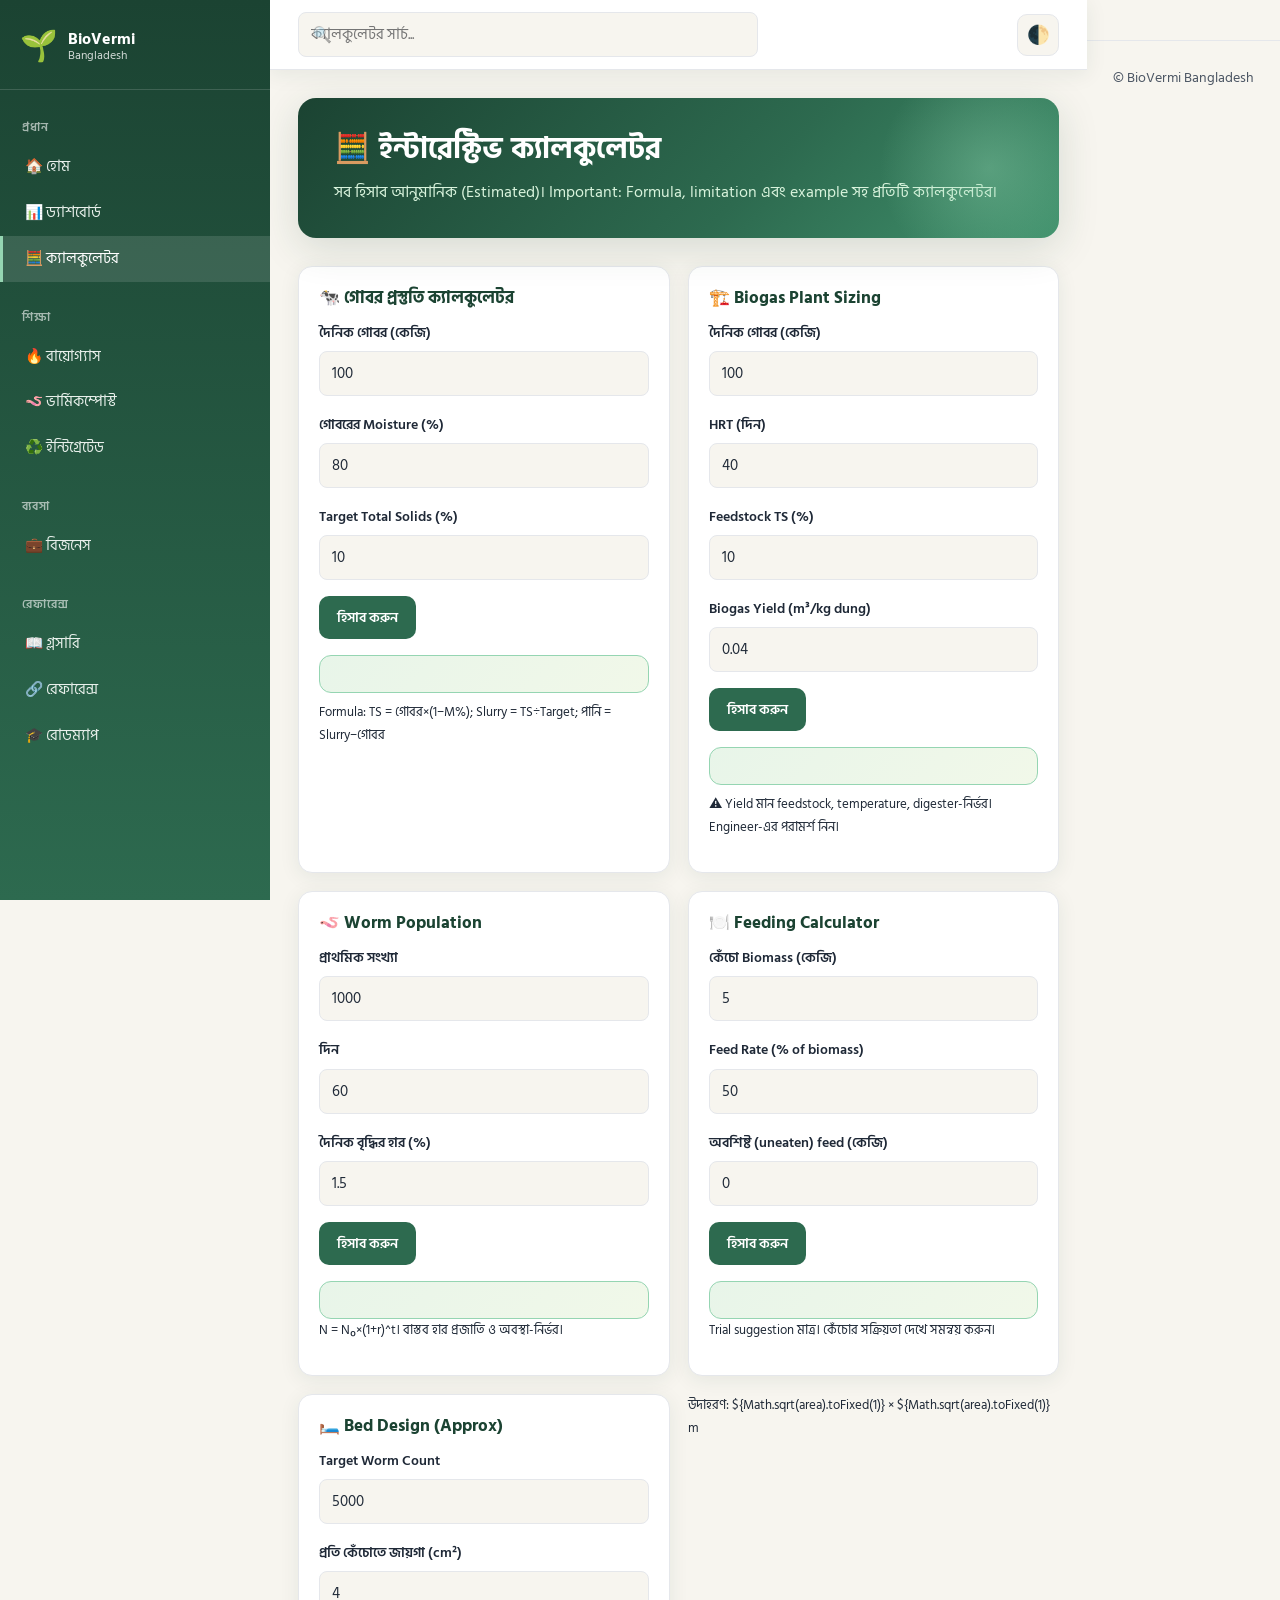
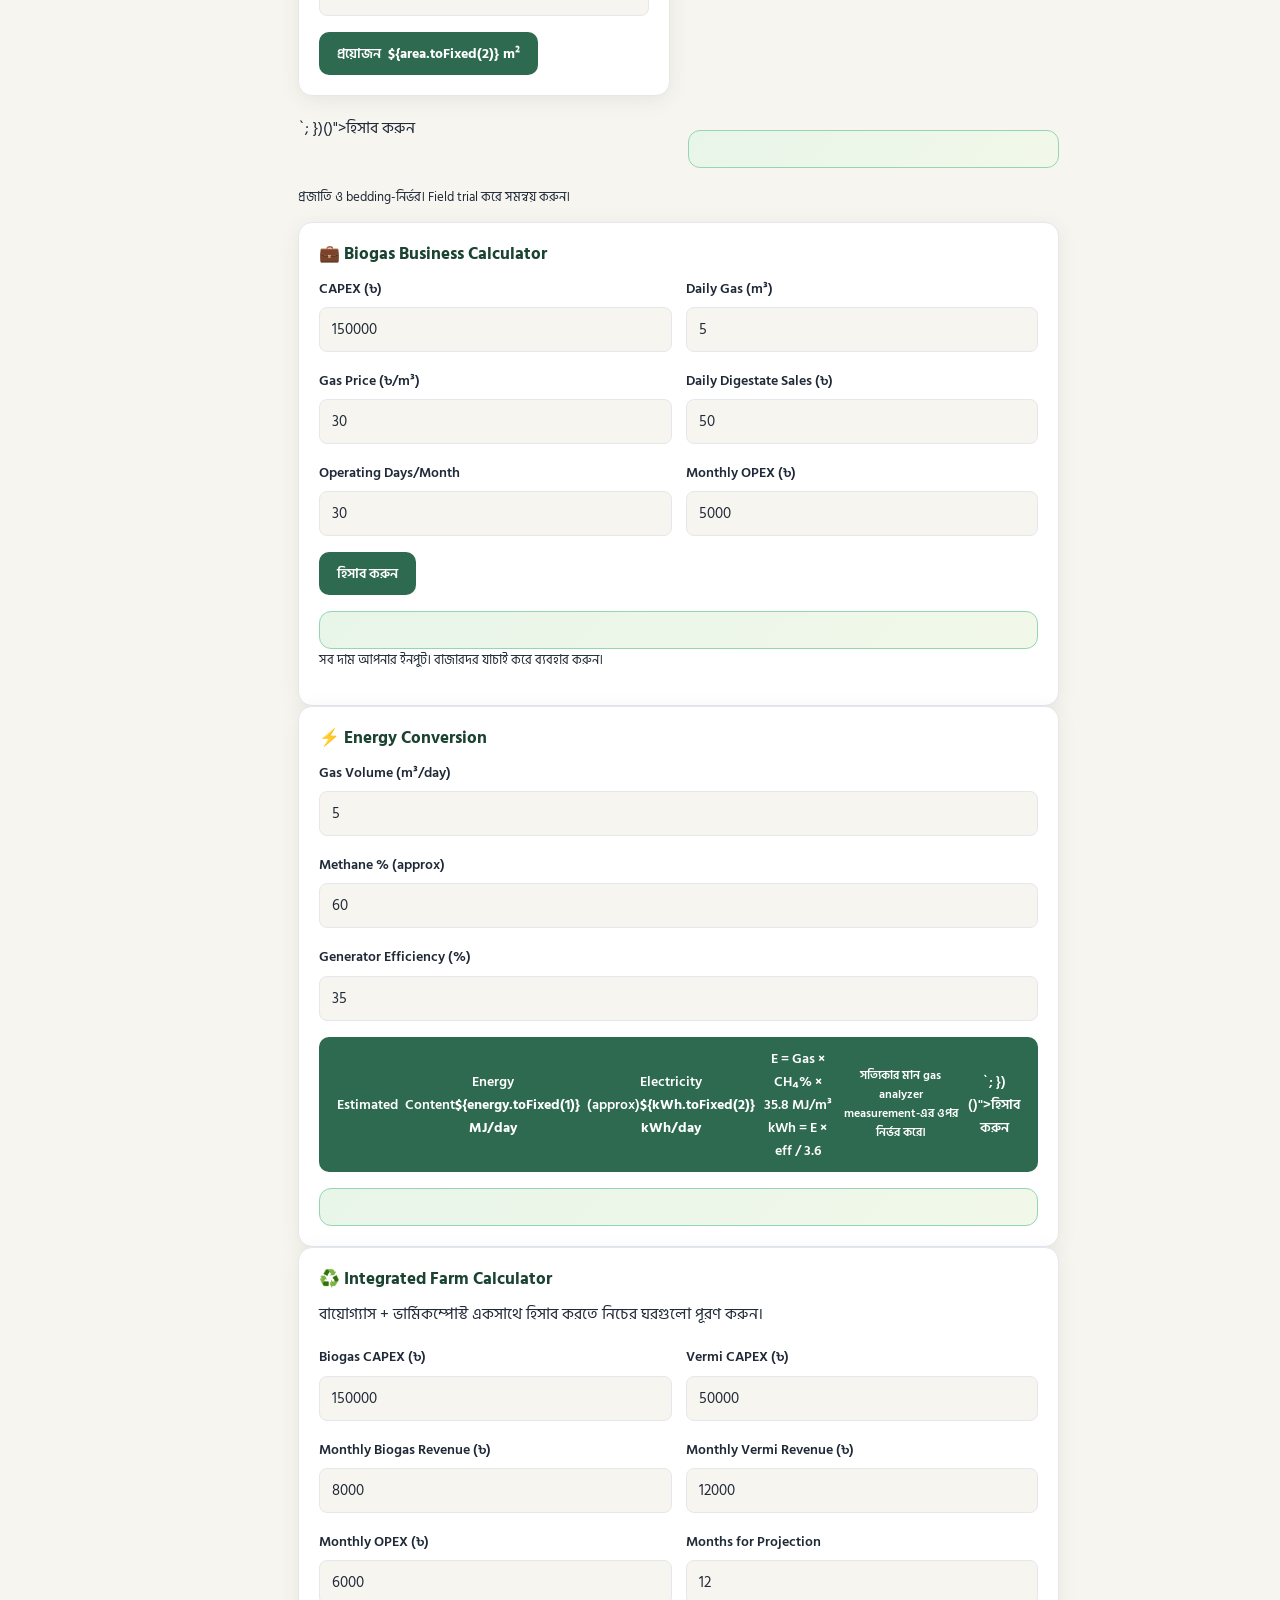
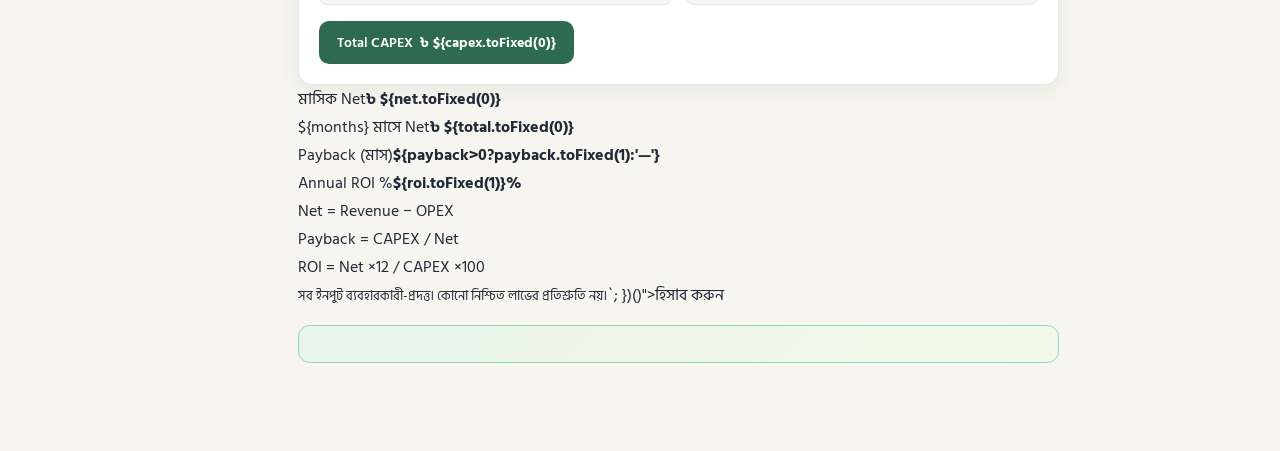
<file: calculators.html>
<!DOCTYPE html>
<html lang="bn">
<head><meta charset="UTF-8"><meta name="viewport" content="width=device-width,initial-scale=1">
<title>ক্যালকুলেটর — BioVermi</title><link rel="stylesheet" href="style.css"></head>
<body>
<div class="overlay" id="overlay"></div>
<div class="app">
<aside class="sidebar" id="sidebar">
  <div class="brand"><span class="brand-icon">🌱</span><span class="brand-text">BioVermi<small>Bangladesh</small></span></div>
  <nav>
    <div class="nav-section"><div class="nav-section-title">প্রধান</div><a href="index.html">🏠 হোম</a><a href="dashboard.html">📊 ড্যাশবোর্ড</a><a href="calculators.html" class="active">🧮 ক্যালকুলেটর</a></div>
    <div class="nav-section"><div class="nav-section-title">শিক্ষা</div><a href="biogas.html">🔥 বায়োগ্যাস</a><a href="vermicompost.html">🪱 ভার্মিকম্পোস্ট</a><a href="integrated-farm.html">♻️ ইন্টিগ্রেটেড</a></div>
    <div class="nav-section"><div class="nav-section-title">ব্যবসা</div><a href="business.html">💼 বিজনেস</a></div>
    <div class="nav-section"><div class="nav-section-title">রেফারেন্স</div><a href="glossary.html">📖 গ্লসারি</a><a href="references.html">🔗 রেফারেন্স</a><a href="learning.html">🎓 রোডম্যাপ</a></div>
  </nav>
</aside>
<div class="main">
<div class="topbar"><button class="hamburger" id="hamburger">☰</button>
<div class="search-box"><input type="text" id="siteSearch" placeholder="ক্যালকুলেটর সার্চ..."></div>
<div class="topbar-actions"><button class="icon-btn" id="themeToggle">🌓</button></div></div>
<div class="content">
<div class="page-header"><h1>🧮 ইন্টারেক্টিভ ক্যালকুলেটর</h1>
<p>সব হিসাব আনুমানিক (Estimated)। Important: Formula, limitation এবং example সহ প্রতিটি ক্যালকুলেটর।</p></div>

<div class="grid grid-2">
<div class="card" id="cowdung">
<h3>🐄 গোবর প্রস্তুতি ক্যালকুলেটর</h3>
<div class="form-group"><label>দৈনিক গোবর (কেজি)</label><input type="number" id="cdDung" step="any" value="100"></div>
<div class="form-group"><label>গোবরের Moisture (%)</label><input type="number" id="cdMoist" value="80"></div>
<div class="form-group"><label>Target Total Solids (%)</label><input type="number" id="cdTarget" value="10"></div>
<button class="btn btn-primary" id="cdCalc">হিসাব করুন</button>
<div class="calc-result" id="cdResult"></div>
<p style="font-size:.82rem;margin-top:8px">Formula: TS = গোবর×(1−M%); Slurry = TS÷Target; পানি = Slurry−গোবর</p>
</div>

<div class="card" id="biogassize">
<h3>🏗️ Biogas Plant Sizing</h3>
<div class="form-group"><label>দৈনিক গোবর (কেজি)</label><input type="number" id="bgDung" value="100"></div>
<div class="form-group"><label>HRT (দিন)</label><input type="number" id="bgHRT" value="40"></div>
<div class="form-group"><label>Feedstock TS (%)</label><input type="number" id="bgTS" value="10"></div>
<div class="form-group"><label>Biogas Yield (m³/kg dung)</label><input type="number" id="bgYield" step="0.001" value="0.04"></div>
<button class="btn btn-primary" id="bgCalc">হিসাব করুন</button>
<div class="calc-result" id="bgResult"></div>
<p style="font-size:.82rem;margin-top:8px">⚠️ Yield মান feedstock, temperature, digester-নির্ভর। Engineer-এর পরামর্শ নিন।</p>
</div>

<div class="card" id="worm">
<h3>🪱 Worm Population</h3>
<div class="form-group"><label>প্রাথমিক সংখ্যা</label><input type="number" id="wpInit" value="1000"></div>
<div class="form-group"><label>দিন</label><input type="number" id="wpDays" value="60"></div>
<div class="form-group"><label>দৈনিক বৃদ্ধির হার (%)</label><input type="number" id="wpRate" step="0.01" value="1.5"></div>
<button class="btn btn-primary" id="wpCalc">হিসাব করুন</button>
<div class="calc-result" id="wpResult"></div>
<p style="font-size:.82rem">N = N₀×(1+r)^t। বাস্তব হার প্রজাতি ও অবস্থা-নির্ভর।</p>
</div>

<div class="card" id="feed">
<h3>🍽️ Feeding Calculator</h3>
<div class="form-group"><label>কেঁচো Biomass (কেজি)</label><input type="number" id="feedBio" step="any" value="5"></div>
<div class="form-group"><label>Feed Rate (% of biomass)</label><input type="number" id="feedRate" value="50"></div>
<div class="form-group"><label>অবশিষ্ট (uneaten) feed (কেজি)</label><input type="number" id="feedUneaten" step="any" value="0"></div>
<button class="btn btn-primary" id="feedCalc">হিসাব করুন</button>
<div class="calc-result" id="feedResult"></div>
<p style="font-size:.82rem">Trial suggestion মাত্র। কেঁচোর সক্রিয়তা দেখে সমন্বয় করুন।</p>
</div>

<div class="card" id="bed">
<h3>🛏️ Bed Design (Approx)</h3>
<div class="form-group"><label>Target Worm Count</label><input type="number" id="bedWorm" value="5000"></div>
<div class="form-group"><label>প্রতি কেঁচোতে জায়গা (cm²)</label><input type="number" id="bedSpace" value="4"></div>
<button class="btn btn-primary" onclick="(()=>{
  const w=+document.getElementById('bedWorm').value||0;
  const s=+document.getElementById('bedSpace').value||4;
  const area=w*s/10000;
  document.getElementById('bedResult').innerHTML=`<h4>আনুমানিক এলাকা</h4><div class=\"res-line\"><span>প্রয়োজন</span><b>${area.toFixed(2)} m²</b></div><small>উদাহরণ: ${Math.sqrt(area).toFixed(1)} × ${Math.sqrt(area).toFixed(1)} m</small>`;
})()">হিসাব করুন</button>
<div class="calc-result" id="bedResult"></div>
<p style="font-size:.82rem">প্রজাতি ও bedding-নির্ভর। Field trial করে সমন্বয় করুন।</p>
</div>

<div class="card" id="biz">
<h3>💼 Biogas Business Calculator</h3>
<div class="form-row">
<div class="form-group"><label>CAPEX (৳)</label><input type="number" id="bCost" value="150000"></div>
<div class="form-group"><label>Daily Gas (m³)</label><input type="number" id="bGas" step="any" value="5"></div>
</div>
<div class="form-row">
<div class="form-group"><label>Gas Price (৳/m³)</label><input type="number" id="bGasPrice" step="any" value="30"></div>
<div class="form-group"><label>Daily Digestate Sales (৳)</label><input type="number" id="bDig" value="50"></div>
</div>
<div class="form-row">
<div class="form-group"><label>Operating Days/Month</label><input type="number" id="bDays" value="30"></div>
<div class="form-group"><label>Monthly OPEX (৳)</label><input type="number" id="bOpex" value="5000"></div>
</div>
<button class="btn btn-primary" id="bizCalc">হিসাব করুন</button>
<div class="calc-result" id="bizResult"></div>
<p style="font-size:.82rem">সব দাম আপনার ইনপুট। বাজারদর যাচাই করে ব্যবহার করুন।</p>
</div>

<div class="card" id="energy">
<h3>⚡ Energy Conversion</h3>
<div class="form-group"><label>Gas Volume (m³/day)</label><input type="number" id="enGas" value="5"></div>
<div class="form-group"><label>Methane % (approx)</label><input type="number" id="enCH4" value="60"></div>
<div class="form-group"><label>Generator Efficiency (%)</label><input type="number" id="enEff" value="35"></div>
<button class="btn btn-primary" onclick="(()=>{
  const g=+document.getElementById('enGas').value||0;
  const ch4=+document.getElementById('enCH4').value||0;
  const eff=+document.getElementById('enEff').value||0;
  const energy=g*(ch4/100)*35.8; // MJ/m3 of pure CH4 approx
  const kWh=energy*eff/100/3.6;
  document.getElementById('enResult').innerHTML=`
    <h4>ফলাফল <span class=\"badge badge-est\">Estimated</span></h4>
    <div class=\"res-line\"><span>Energy Content</span><b>${energy.toFixed(1)} MJ/day</b></div>
    <div class=\"res-line\"><span>Electricity (approx)</span><b>${kWh.toFixed(2)} kWh/day</b></div>
    <div class=\"formula\">E = Gas × CH₄% × 35.8 MJ/m³<br>kWh = E × eff / 3.6</div>
    <small>সত্যিকার মান gas analyzer measurement-এর ওপর নির্ভর করে।</small>`;
})()">হিসাব করুন</button>
<div class="calc-result" id="enResult"></div>
</div>

<div class="card" id="integrated">
<h3>♻️ Integrated Farm Calculator</h3>
<p>বায়োগ্যাস + ভার্মিকম্পোস্ট একসাথে হিসাব করতে নিচের ঘরগুলো পূরণ করুন।</p>
<div class="form-row">
<div class="form-group"><label>Biogas CAPEX (৳)</label><input type="number" id="iBCapex" value="150000"></div>
<div class="form-group"><label>Vermi CAPEX (৳)</label><input type="number" id="iVCapex" value="50000"></div>
</div>
<div class="form-row">
<div class="form-group"><label>Monthly Biogas Revenue (৳)</label><input type="number" id="iBRev" value="8000"></div>
<div class="form-group"><label>Monthly Vermi Revenue (৳)</label><input type="number" id="iVRev" value="12000"></div>
</div>
<div class="form-row">
<div class="form-group"><label>Monthly OPEX (৳)</label><input type="number" id="iOpex" value="6000"></div>
<div class="form-group"><label>Months for Projection</label><input type="number" id="iMonths" value="12"></div>
</div>
<button class="btn btn-primary" onclick="(()=>{
  const capex=(+document.getElementById('iBCapex').value||0)+(+document.getElementById('iVCapex').value||0);
  const rev=(+document.getElementById('iBRev').value||0)+(+document.getElementById('iVRev').value||0);
  const opex=+document.getElementById('iOpex').value||0;
  const months=+document.getElementById('iMonths').value||12;
  const net=rev-opex;
  const total=net*months;
  const payback=net>0?capex/net:0;
  const roi=net>0?(net*12)/capex*100:0;
  document.getElementById('iResult').innerHTML=`
    <h4>Projection (${months} মাস)</h4>
    <div class=\"res-line\"><span>Total CAPEX</span><b>৳ ${capex.toFixed(0)}</b></div>
    <div class=\"res-line\"><span>মাসিক Net</span><b>৳ ${net.toFixed(0)}</b></div>
    <div class=\"res-line\"><span>${months} মাসে Net</span><b>৳ ${total.toFixed(0)}</b></div>
    <div class=\"res-line\"><span>Payback (মাস)</span><b>${payback>0?payback.toFixed(1):'—'}</b></div>
    <div class=\"res-line\"><span>Annual ROI %</span><b>${roi.toFixed(1)}%</b></div>
    <div class=\"formula\">Net = Revenue − OPEX<br>Payback = CAPEX / Net<br>ROI = Net ×12 / CAPEX ×100</div>
    <small>সব ইনপুট ব্যবহারকারী-প্রদত্ত। কোনো নিশ্চিত লাভের প্রতিশ্রুতি নয়।</small>`;
})()">হিসাব করুন</button>
<div class="calc-result" id="iResult"></div>
</div>
</div>

<div class="footer">© BioVermi Bangladesh</div>
</div></div></div>
<script src="script.js"></script>
</body></html>
</file>
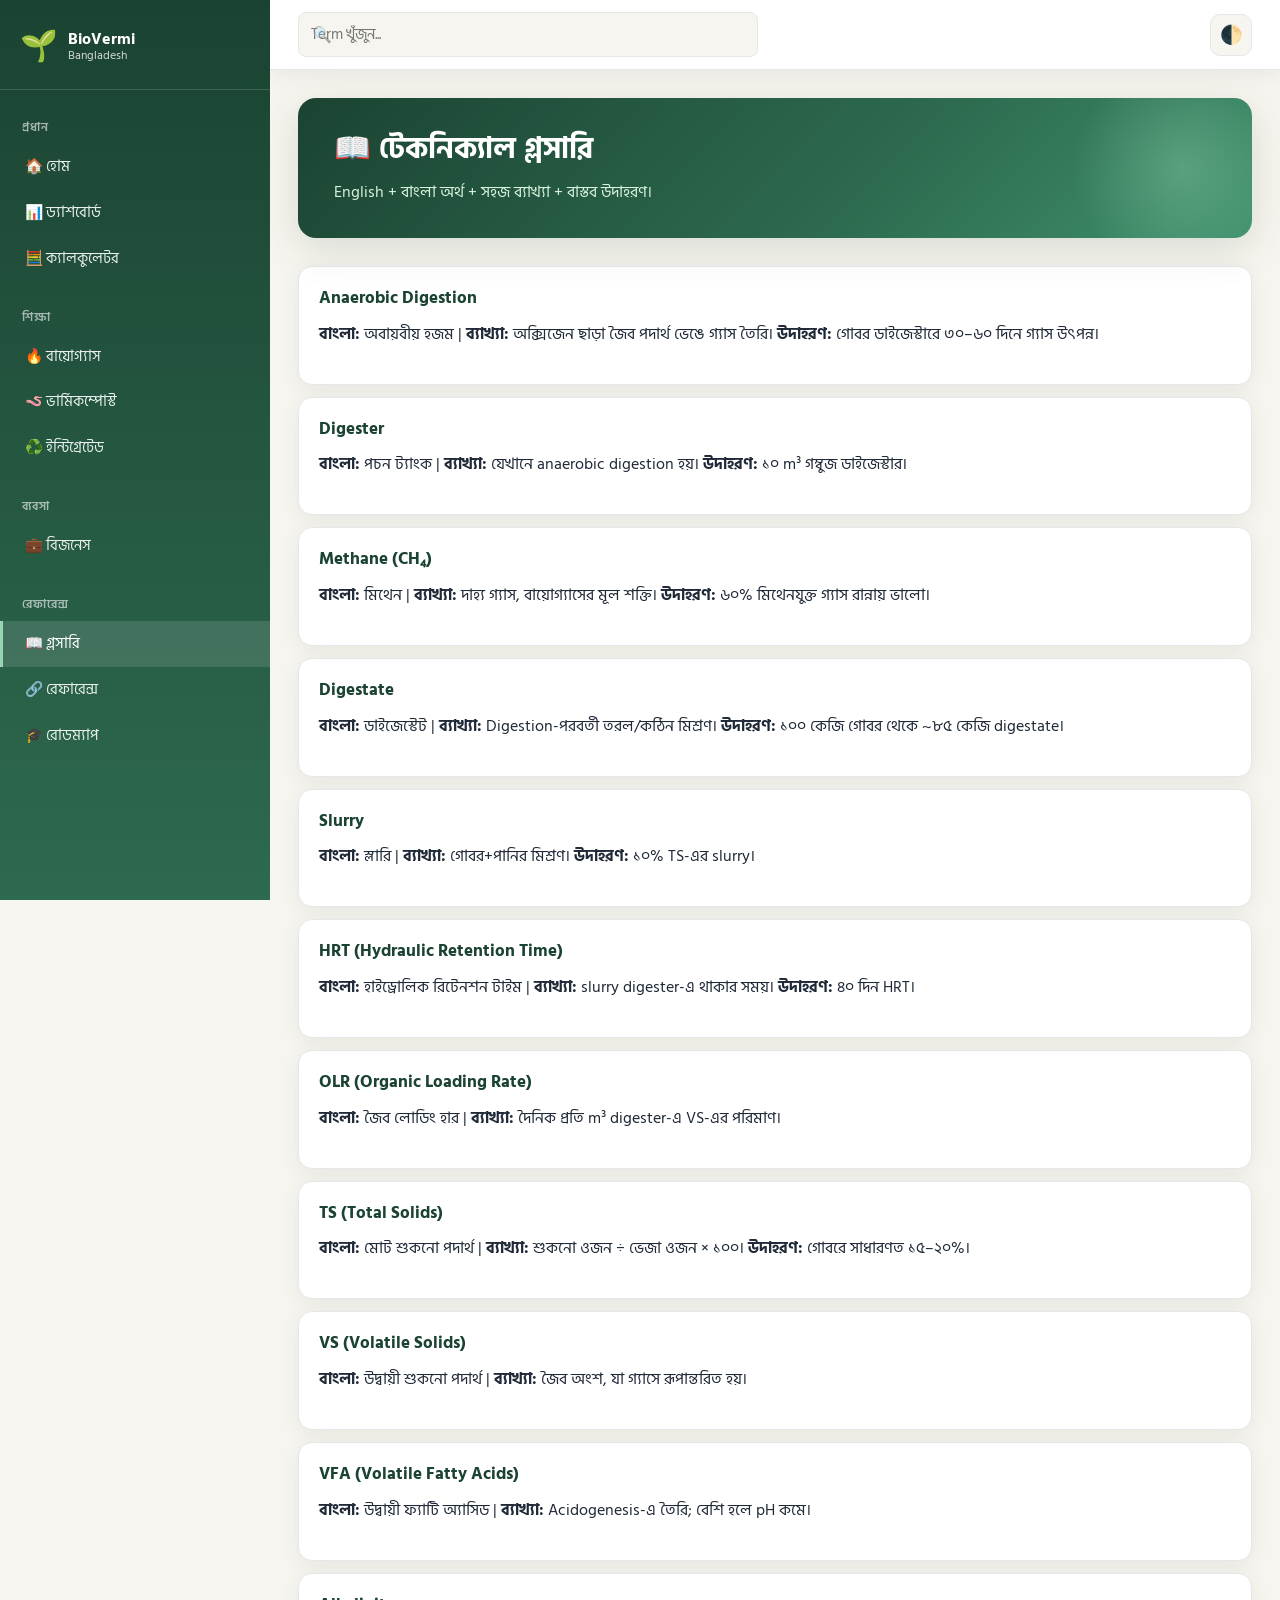
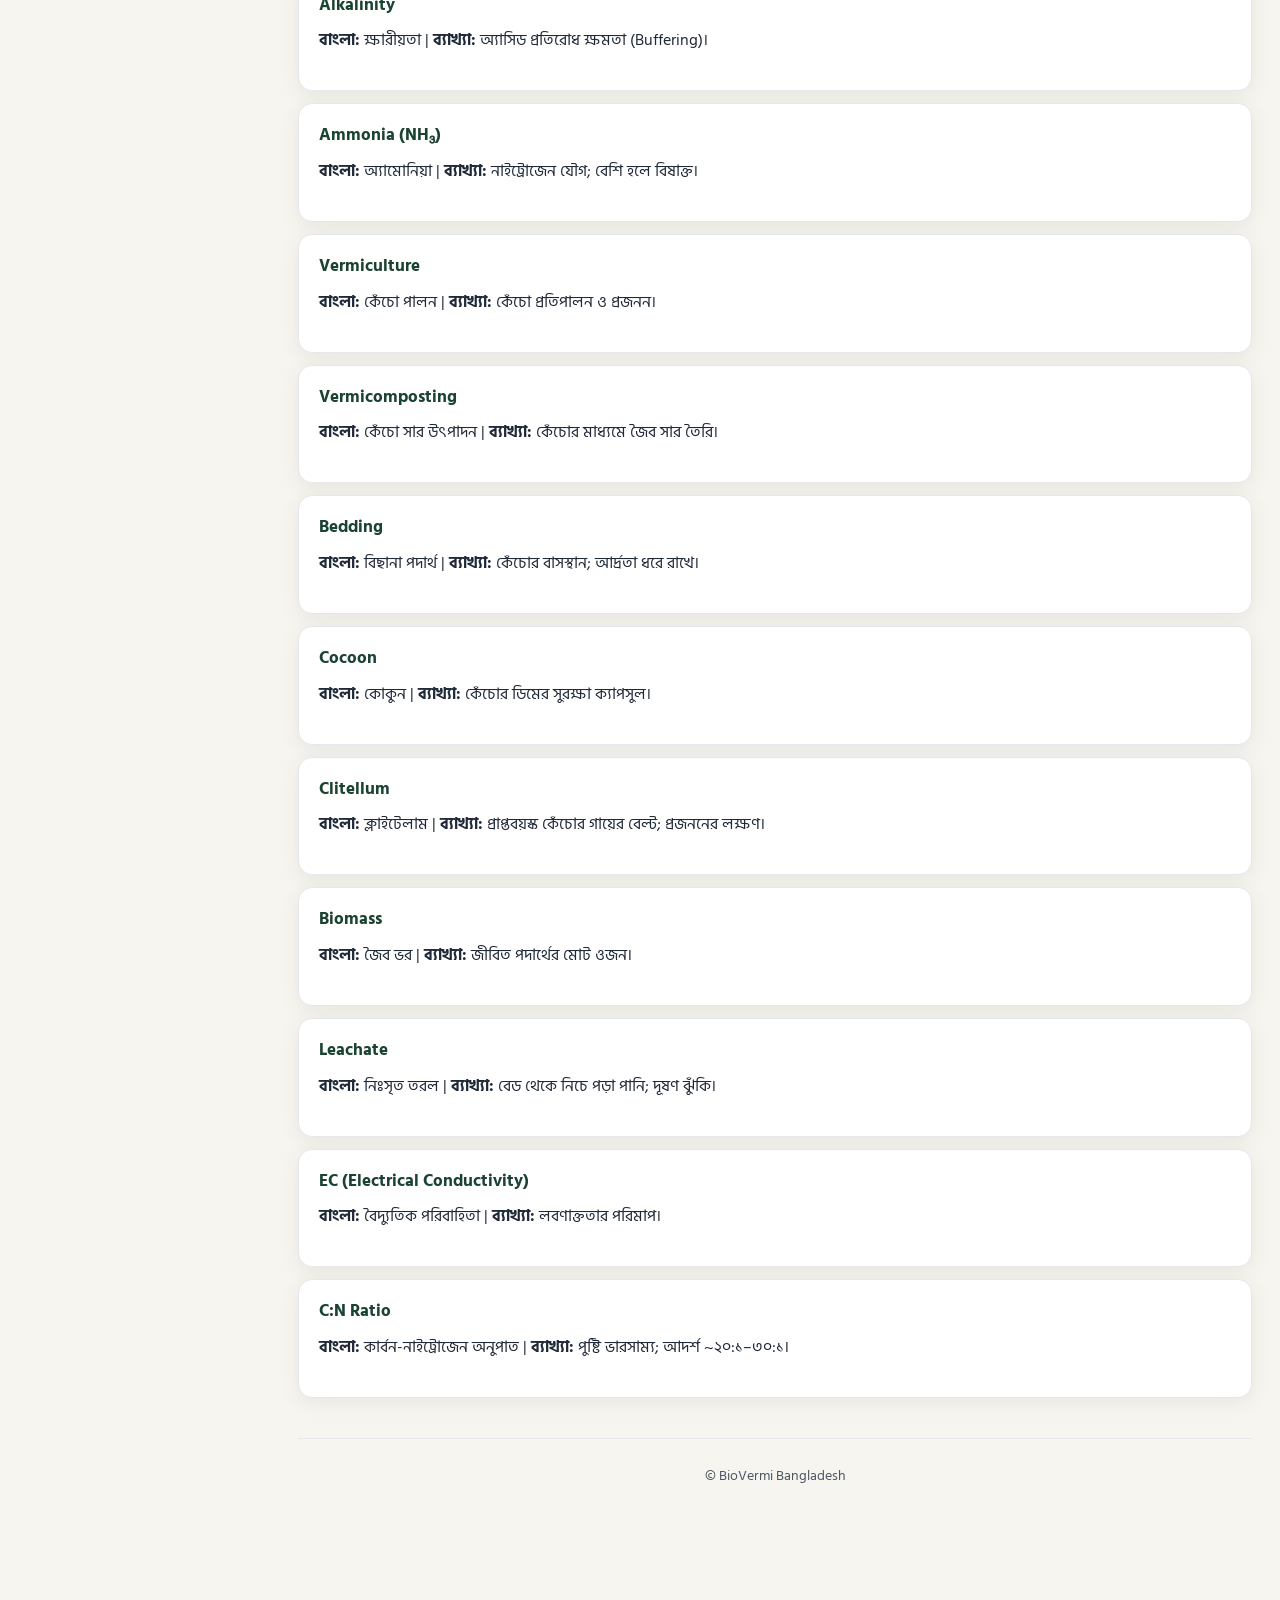
<file: glossary.html>
<!DOCTYPE html>
<html lang="bn">
<head><meta charset="UTF-8"><meta name="viewport" content="width=device-width,initial-scale=1">
<title>গ্লসারি — BioVermi</title><link rel="stylesheet" href="style.css"></head>
<body>
<div class="overlay" id="overlay"></div>
<div class="app">
<aside class="sidebar" id="sidebar"><div class="brand"><span class="brand-icon">🌱</span><span class="brand-text">BioVermi<small>Bangladesh</small></span></div>
<nav>
<div class="nav-section"><div class="nav-section-title">প্রধান</div><a href="index.html">🏠 হোম</a><a href="dashboard.html">📊 ড্যাশবোর্ড</a><a href="calculators.html">🧮 ক্যালকুলেটর</a></div>
<div class="nav-section"><div class="nav-section-title">শিক্ষা</div><a href="biogas.html">🔥 বায়োগ্যাস</a><a href="vermicompost.html">🪱 ভার্মিকম্পোস্ট</a><a href="integrated-farm.html">♻️ ইন্টিগ্রেটেড</a></div>
<div class="nav-section"><div class="nav-section-title">ব্যবসা</div><a href="business.html">💼 বিজনেস</a></div>
<div class="nav-section"><div class="nav-section-title">রেফারেন্স</div><a href="glossary.html" class="active">📖 গ্লসারি</a><a href="references.html">🔗 রেফারেন্স</a><a href="learning.html">🎓 রোডম্যাপ</a></div>
</nav></aside>
<div class="main">
<div class="topbar"><button class="hamburger" id="hamburger">☰</button>
<div class="search-box"><input type="text" id="siteSearch" placeholder="Term খুঁজুন..."></div>
<div class="topbar-actions"><button class="icon-btn" id="themeToggle">🌓</button></div></div>
<div class="content">
<div class="page-header"><h1>📖 টেকনিক্যাল গ্লসারি</h1><p>English + বাংলা অর্থ + সহজ ব্যাখ্যা + বাস্তব উদাহরণ।</p></div>

<div class="card" data-searchable><h3>Anaerobic Digestion</h3>
<p><b>বাংলা:</b> অবায়বীয় হজম | <b>ব্যাখ্যা:</b> অক্সিজেন ছাড়া জৈব পদার্থ ভেঙে গ্যাস তৈরি। <b>উদাহরণ:</b> গোবর ডাইজেস্টারে ৩০–৬০ দিনে গ্যাস উৎপন্ন।</p></div>

<div class="card" data-searchable style="margin-top:12px"><h3>Digester</h3>
<p><b>বাংলা:</b> পচন ট্যাংক | <b>ব্যাখ্যা:</b> যেখানে anaerobic digestion হয়। <b>উদাহরণ:</b> ১০ m³ গম্বুজ ডাইজেস্টার।</p></div>

<div class="card" data-searchable style="margin-top:12px"><h3>Methane (CH₄)</h3>
<p><b>বাংলা:</b> মিথেন | <b>ব্যাখ্যা:</b> দাহ্য গ্যাস, বায়োগ্যাসের মূল শক্তি। <b>উদাহরণ:</b> ৬০% মিথেনযুক্ত গ্যাস রান্নায় ভালো।</p></div>

<div class="card" data-searchable style="margin-top:12px"><h3>Digestate</h3>
<p><b>বাংলা:</b> ডাইজেস্টেট | <b>ব্যাখ্যা:</b> Digestion-পরবর্তী তরল/কঠিন মিশ্রণ। <b>উদাহরণ:</b> ১০০ কেজি গোবর থেকে ~৮৫ কেজি digestate।</p></div>

<div class="card" data-searchable style="margin-top:12px"><h3>Slurry</h3>
<p><b>বাংলা:</b> স্লারি | <b>ব্যাখ্যা:</b> গোবর+পানির মিশ্রণ। <b>উদাহরণ:</b> ১০% TS-এর slurry।</p></div>

<div class="card" data-searchable style="margin-top:12px"><h3>HRT (Hydraulic Retention Time)</h3>
<p><b>বাংলা:</b> হাইড্রোলিক রিটেনশন টাইম | <b>ব্যাখ্যা:</b> slurry digester-এ থাকার সময়। <b>উদাহরণ:</b> ৪০ দিন HRT।</p></div>

<div class="card" data-searchable style="margin-top:12px"><h3>OLR (Organic Loading Rate)</h3>
<p><b>বাংলা:</b> জৈব লোডিং হার | <b>ব্যাখ্যা:</b> দৈনিক প্রতি m³ digester-এ VS-এর পরিমাণ।</p></div>

<div class="card" data-searchable style="margin-top:12px"><h3>TS (Total Solids)</h3>
<p><b>বাংলা:</b> মোট শুকনো পদার্থ | <b>ব্যাখ্যা:</b> শুকনো ওজন ÷ ভেজা ওজন × ১০০। <b>উদাহরণ:</b> গোবরে সাধারণত ১৫–২০%।</p></div>

<div class="card" data-searchable style="margin-top:12px"><h3>VS (Volatile Solids)</h3>
<p><b>বাংলা:</b> উদ্বায়ী শুকনো পদার্থ | <b>ব্যাখ্যা:</b> জৈব অংশ, যা গ্যাসে রূপান্তরিত হয়।</p></div>

<div class="card" data-searchable style="margin-top:12px"><h3>VFA (Volatile Fatty Acids)</h3>
<p><b>বাংলা:</b> উদ্বায়ী ফ্যাটি অ্যাসিড | <b>ব্যাখ্যা:</b> Acidogenesis-এ তৈরি; বেশি হলে pH কমে।</p></div>

<div class="card" data-searchable style="margin-top:12px"><h3>Alkalinity</h3>
<p><b>বাংলা:</b> ক্ষারীয়তা | <b>ব্যাখ্যা:</b> অ্যাসিড প্রতিরোধ ক্ষমতা (Buffering)।</p></div>

<div class="card" data-searchable style="margin-top:12px"><h3>Ammonia (NH₃)</h3>
<p><b>বাংলা:</b> অ্যামোনিয়া | <b>ব্যাখ্যা:</b> নাইট্রোজেন যৌগ; বেশি হলে বিষাক্ত।</p></div>

<div class="card" data-searchable style="margin-top:12px"><h3>Vermiculture</h3>
<p><b>বাংলা:</b> কেঁচো পালন | <b>ব্যাখ্যা:</b> কেঁচো প্রতিপালন ও প্রজনন।</p></div>

<div class="card" data-searchable style="margin-top:12px"><h3>Vermicomposting</h3>
<p><b>বাংলা:</b> কেঁচো সার উৎপাদন | <b>ব্যাখ্যা:</b> কেঁচোর মাধ্যমে জৈব সার তৈরি।</p></div>

<div class="card" data-searchable style="margin-top:12px"><h3>Bedding</h3>
<p><b>বাংলা:</b> বিছানা পদার্থ | <b>ব্যাখ্যা:</b> কেঁচোর বাসস্থান; আর্দ্রতা ধরে রাখে।</p></div>

<div class="card" data-searchable style="margin-top:12px"><h3>Cocoon</h3>
<p><b>বাংলা:</b> কোকুন | <b>ব্যাখ্যা:</b> কেঁচোর ডিমের সুরক্ষা ক্যাপসুল।</p></div>

<div class="card" data-searchable style="margin-top:12px"><h3>Clitellum</h3>
<p><b>বাংলা:</b> ক্লাইটেলাম | <b>ব্যাখ্যা:</b> প্রাপ্তবয়স্ক কেঁচোর গায়ের বেল্ট; প্রজননের লক্ষণ।</p></div>

<div class="card" data-searchable style="margin-top:12px"><h3>Biomass</h3>
<p><b>বাংলা:</b> জৈব ভর | <b>ব্যাখ্যা:</b> জীবিত পদার্থের মোট ওজন।</p></div>

<div class="card" data-searchable style="margin-top:12px"><h3>Leachate</h3>
<p><b>বাংলা:</b> নিঃসৃত তরল | <b>ব্যাখ্যা:</b> বেড থেকে নিচে পড়া পানি; দূষণ ঝুঁকি।</p></div>

<div class="card" data-searchable style="margin-top:12px"><h3>EC (Electrical Conductivity)</h3>
<p><b>বাংলা:</b> বৈদ্যুতিক পরিবাহিতা | <b>ব্যাখ্যা:</b> লবণাক্ততার পরিমাপ।</p></div>

<div class="card" data-searchable style="margin-top:12px"><h3>C:N Ratio</h3>
<p><b>বাংলা:</b> কার্বন-নাইট্রোজেন অনুপাত | <b>ব্যাখ্যা:</b> পুষ্টি ভারসাম্য; আদর্শ ~২০:১–৩০:১।</p></div>

<div class="footer">© BioVermi Bangladesh</div>
</div></div></div>
<script src="script.js"></script></body></html>
</file>
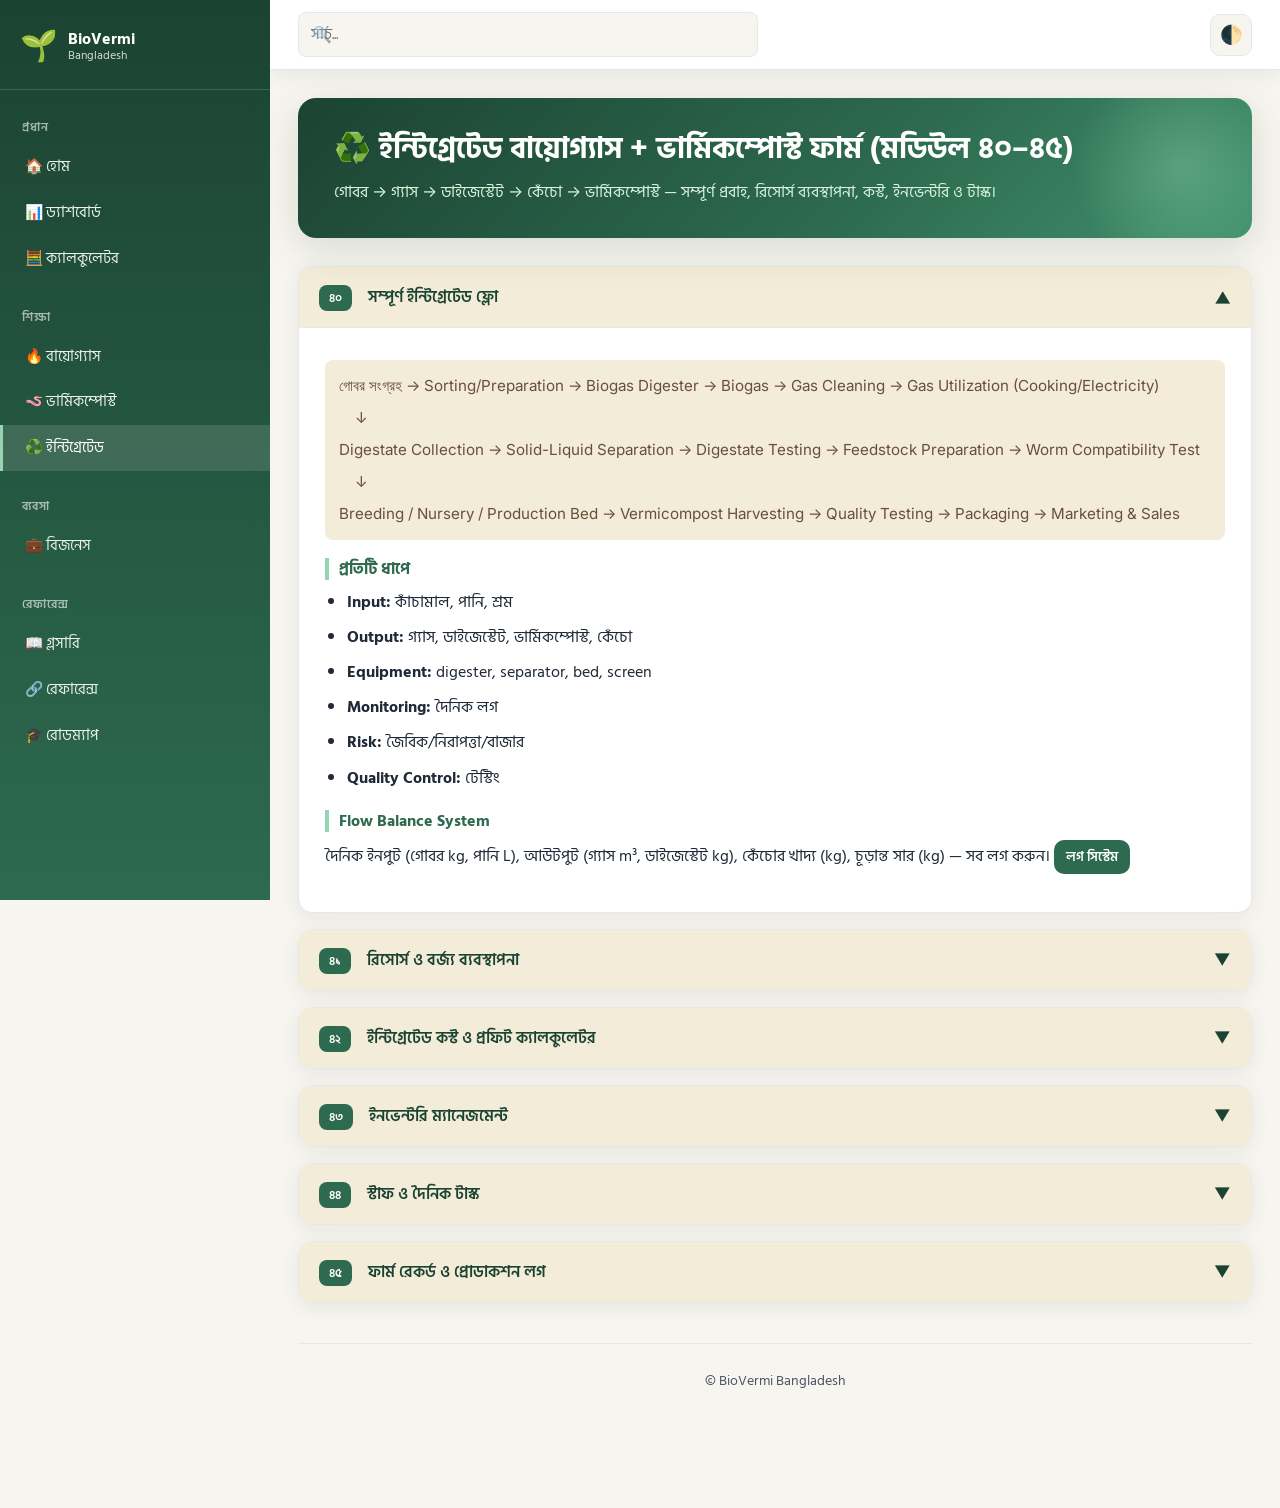
<file: integrated-farm.html>
<!DOCTYPE html>
<html lang="bn">
<head><meta charset="UTF-8"><meta name="viewport" content="width=device-width,initial-scale=1">
<title>ইন্টিগ্রেটেড ফার্ম — BioVermi</title><link rel="stylesheet" href="style.css"></head>
<body>
<div class="overlay" id="overlay"></div>
<div class="app">
<aside class="sidebar" id="sidebar">
  <div class="brand"><span class="brand-icon">🌱</span><span class="brand-text">BioVermi<small>Bangladesh</small></span></div>
  <nav>
    <div class="nav-section"><div class="nav-section-title">প্রধান</div><a href="index.html">🏠 হোম</a><a href="dashboard.html">📊 ড্যাশবোর্ড</a><a href="calculators.html">🧮 ক্যালকুলেটর</a></div>
    <div class="nav-section"><div class="nav-section-title">শিক্ষা</div><a href="biogas.html">🔥 বায়োগ্যাস</a><a href="vermicompost.html">🪱 ভার্মিকম্পোস্ট</a><a href="integrated-farm.html" class="active">♻️ ইন্টিগ্রেটেড</a></div>
    <div class="nav-section"><div class="nav-section-title">ব্যবসা</div><a href="business.html">💼 বিজনেস</a></div>
    <div class="nav-section"><div class="nav-section-title">রেফারেন্স</div><a href="glossary.html">📖 গ্লসারি</a><a href="references.html">🔗 রেফারেন্স</a><a href="learning.html">🎓 রোডম্যাপ</a></div>
  </nav>
</aside>
<div class="main">
<div class="topbar"><button class="hamburger" id="hamburger">☰</button>
<div class="search-box"><input type="text" id="siteSearch" placeholder="সার্চ..."></div>
<div class="topbar-actions"><button class="icon-btn" id="themeToggle">🌓</button></div></div>
<div class="content">
<div class="page-header"><h1>♻️ ইন্টিগ্রেটেড বায়োগ্যাস + ভার্মিকম্পোস্ট ফার্ম (মডিউল ৪০–৪৫)</h1>
<p>গোবর → গ্যাস → ডাইজেস্টেট → কেঁচো → ভার্মিকম্পোস্ট — সম্পূর্ণ প্রবাহ, রিসোর্স ব্যবস্থাপনা, কস্ট, ইনভেন্টরি ও টাস্ক।</p></div>

<!-- M40 -->
<div class="module open"><div class="module-header"><span><span class="mod-num">৪০</span> সম্পূর্ণ ইন্টিগ্রেটেড ফ্লো</span><span class="arrow">▼</span></div>
<div class="module-body">
<div class="formula" style="font-size:.95rem;line-height:2.1">
গোবর সংগ্রহ → Sorting/Preparation → Biogas Digester → Biogas → Gas Cleaning → Gas Utilization (Cooking/Electricity)<br>
&nbsp;&nbsp;&nbsp;&nbsp;↓<br>
Digestate Collection → Solid-Liquid Separation → Digestate Testing → Feedstock Preparation → Worm Compatibility Test<br>
&nbsp;&nbsp;&nbsp;&nbsp;↓<br>
Breeding / Nursery / Production Bed → Vermicompost Harvesting → Quality Testing → Packaging → Marketing & Sales
</div>

<h4>প্রতিটি ধাপে</h4>
<ul>
<li><b>Input:</b> কাঁচামাল, পানি, শ্রম</li>
<li><b>Output:</b> গ্যাস, ডাইজেস্টেট, ভার্মিকম্পোস্ট, কেঁচো</li>
<li><b>Equipment:</b> digester, separator, bed, screen</li>
<li><b>Monitoring:</b> দৈনিক লগ</li>
<li><b>Risk:</b> জৈবিক/নিরাপত্তা/বাজার</li>
<li><b>Quality Control:</b> টেস্টিং</li>
</ul>

<h4>Flow Balance System</h4>
<p>দৈনিক ইনপুট (গোবর kg, পানি L), আউটপুট (গ্যাস m³, ডাইজেস্টেট kg), কেঁচোর খাদ্য (kg), চূড়ান্ত সার (kg) — সব লগ করুন। <a href="dashboard.html#logs" class="btn btn-sm btn-primary">লগ সিস্টেম</a></p>
</div></div>

<!-- M41 -->
<div class="module"><div class="module-header"><span><span class="mod-num">৪১</span> রিসোর্স ও বর্জ্য ব্যবস্থাপনা</span><span class="arrow">▼</span></div>
<div class="module-body">
<ul>
<li>Water Recycling — পানি পুনঃব্যবহার (পরীক্ষার পর)</li>
<li>Digestate Management — solid/liquid ভাগ</li>
<li>Leachate Management — ধারণ ও প্রয়োগ</li>
<li>Solid Waste — কম্পোস্ট, রিসাইকেল</li>
<li>Packaging Waste — পুনঃব্যবহার</li>
<li>Rejected Compost — কীটনাশক-মুক্ত হলে সার; নাহলে বাদ</li>
</ul>
<p><small>⚠️ পুনর্ব্যবহারের আগে সবসময় নিরাপত্তা ও উপযোগিতা পরীক্ষা করুন।</small></p>
</div></div>

<!-- M42 -->
<div class="module"><div class="module-header"><span><span class="mod-num">৪২</span> ইন্টিগ্রেটেড কস্ট ও প্রফিট ক্যালকুলেটর</span><span class="arrow">▼</span></div>
<div class="module-body">
<p><a href="calculators.html#integrated" class="btn btn-primary">পূর্ণ ক্যালকুলেটর খুলুন →</a></p>
<h4>মূলনীতি</h4>
<p>Internal Transfer (নিজের গোবর বায়োগ্যাসে) এবং External Purchase (বাইরের গোবর) আলাদা রাখুন। একই খরচ দুইবার হিসাবে ধরা যাবে না।</p>
</div></div>

<!-- M43 -->
<div class="module"><div class="module-header"><span><span class="mod-num">৪৩</span> ইনভেন্টরি ম্যানেজমেন্ট</span><span class="arrow">▼</span></div>
<div class="module-body">
<p>গোবর, পানি, ডাইজেস্টেট, bedding, কেঁচো, cocoon, vermicompost, প্যাকেজিং, যন্ত্রপাতি, স্পেয়ার — সব আইটেমের Opening/Purchase/Production/Consumption/Sales/Wastage/Closing।</p>
<p><a href="dashboard.html" class="btn btn-primary">ইনভেন্টরি ড্যাশবোর্ড →</a></p>
</div></div>

<!-- M44 -->
<div class="module"><div class="module-header"><span><span class="mod-num">৪৪</span> স্টাফ ও দৈনিক টাস্ক</span><span class="arrow">▼</span></div>
<div class="module-body">
<ul>
<li>Daily Work Plan (ফিডিং, মনিটরিং, বেড পরীক্ষা)</li>
<li>Harvesting Schedule</li>
<li>Maintenance</li>
<li>Packaging ও Sales</li>
<li>Staff Assignment</li>
</ul>
<p><a href="dashboard.html#tasks" class="btn btn-primary">টাস্ক ম্যানেজার →</a></p>
</div></div>

<!-- M45 -->
<div class="module"><div class="module-header"><span><span class="mod-num">৪৫</span> ফার্ম রেকর্ড ও প্রোডাকশন লগ</span><span class="arrow">▼</span></div>
<div class="module-body">
<h4>Biogas Log</h4>
<p>Date, Feedstock, Slurry Volume, Temperature, pH, Gas Production, Pressure, Digestate Output, Problems, Action Taken</p>
<h4>Vermicompost Log</h4>
<p>Date, Bed ID, Population, Feedstock Type, Feed Quantity, Moisture, Temperature, pH, EC, Worm Condition, Harvest, Output, Problems</p>
<h4>Integrated Log</h4>
<p>Dung Input, Biogas Output, Digestate Output, Digestate Tested, Digestate Used, Worm Feed, Vermicompost Output, Product Sales</p>
<p>CSV Export/Import সুবিধা ড্যাশবোর্ডে আছে।</p>
<p><a href="dashboard.html#logs" class="btn btn-primary">লগ সিস্টেম →</a></p>
</div></div>

<div class="footer">© BioVermi Bangladesh</div>
</div></div></div>
<script src="script.js"></script>
</body></html>
</file>
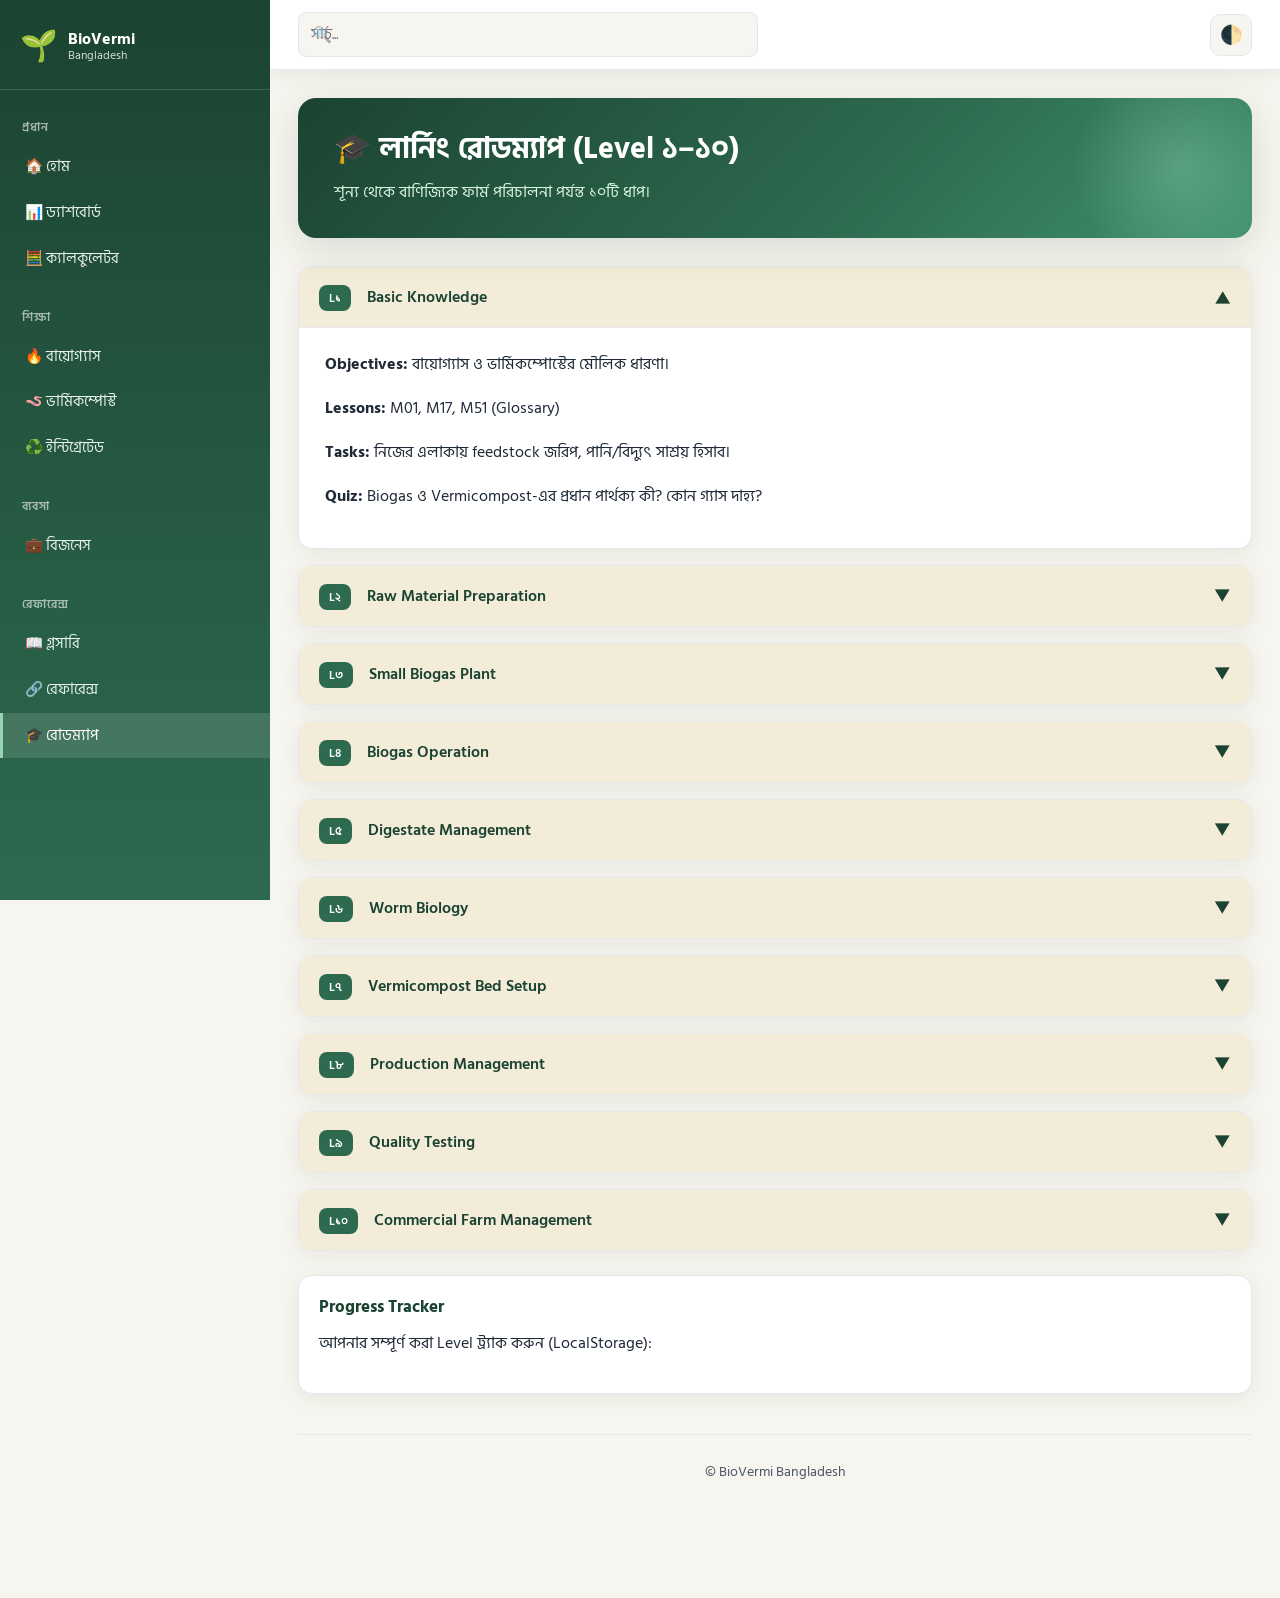
<file: learning.html>
<!DOCTYPE html>
<html lang="bn">
<head><meta charset="UTF-8"><meta name="viewport" content="width=device-width,initial-scale=1">
<title>লার্নিং রোডম্যাপ — BioVermi</title><link rel="stylesheet" href="style.css"></head>
<body>
<div class="overlay" id="overlay"></div>
<div class="app">
<aside class="sidebar" id="sidebar"><div class="brand"><span class="brand-icon">🌱</span><span class="brand-text">BioVermi<small>Bangladesh</small></span></div>
<nav>
<div class="nav-section"><div class="nav-section-title">প্রধান</div><a href="index.html">🏠 হোম</a><a href="dashboard.html">📊 ড্যাশবোর্ড</a><a href="calculators.html">🧮 ক্যালকুলেটর</a></div>
<div class="nav-section"><div class="nav-section-title">শিক্ষা</div><a href="biogas.html">🔥 বায়োগ্যাস</a><a href="vermicompost.html">🪱 ভার্মিকম্পোস্ট</a><a href="integrated-farm.html">♻️ ইন্টিগ্রেটেড</a></div>
<div class="nav-section"><div class="nav-section-title">ব্যবসা</div><a href="business.html">💼 বিজনেস</a></div>
<div class="nav-section"><div class="nav-section-title">রেফারেন্স</div><a href="glossary.html">📖 গ্লসারি</a><a href="references.html">🔗 রেফারেন্স</a><a href="learning.html" class="active">🎓 রোডম্যাপ</a></div>
</nav></aside>
<div class="main">
<div class="topbar"><button class="hamburger" id="hamburger">☰</button>
<div class="search-box"><input type="text" id="siteSearch" placeholder="সার্চ..."></div>
<div class="topbar-actions"><button class="icon-btn" id="themeToggle">🌓</button></div></div>
<div class="content">
<div class="page-header"><h1>🎓 লার্নিং রোডম্যাপ (Level ১–১০)</h1>
<p>শূন্য থেকে বাণিজ্যিক ফার্ম পরিচালনা পর্যন্ত ১০টি ধাপ।</p></div>

<div class="module open"><div class="module-header"><span><span class="mod-num">L১</span> Basic Knowledge</span><span class="arrow">▼</span></div>
<div class="module-body">
<p><b>Objectives:</b> বায়োগ্যাস ও ভার্মিকম্পোস্টের মৌলিক ধারণা।</p>
<p><b>Lessons:</b> M01, M17, M51 (Glossary)</p>
<p><b>Tasks:</b> নিজের এলাকায় feedstock জরিপ, পানি/বিদ্যুৎ সাশ্রয় হিসাব।</p>
<p><b>Quiz:</b> Biogas ও Vermicompost-এর প্রধান পার্থক্য কী? কোন গ্যাস দাহ্য?</p>
</div></div>

<div class="module"><div class="module-header"><span><span class="mod-num">L২</span> Raw Material Preparation</span><span class="arrow">▼</span></div>
<div class="module-body"><p><b>Lessons:</b> M02, M03, M23, M24, M25</p><p><b>Task:</b> ১০০ কেজি গোবর প্রস্তুতি — TS approx যাচাই।</p></div></div>

<div class="module"><div class="module-header"><span><span class="mod-num">L৩</span> Small Biogas Plant</span><span class="arrow">▼</span></div>
<div class="module-body"><p><b>Lessons:</b> M04, M05, M07</p><p><b>Task:</b> ১–২ m³ প্ল্যান্টের সাইজিং ক্যালকুলেটর ব্যবহার।</p></div></div>

<div class="module"><div class="module-header"><span><span class="mod-num">L৪</span> Biogas Operation</span><span class="arrow">▼</span></div>
<div class="module-body"><p><b>Lessons:</b> M06, M08, M09, M10, M11, M13</p><p><b>Task:</b> ৩০ দিনের দৈনিক লগ।</p></div></div>

<div class="module"><div class="module-header"><span><span class="mod-num">L৫</span> Digestate Management</span><span class="arrow">▼</span></div>
<div class="module-body"><p><b>Lessons:</b> M12, M26</p><p><b>Task:</b> Digestate sample-এর pH/EC পরীক্ষা, worm compatibility trial।</p></div></div>

<div class="module"><div class="module-header"><span><span class="mod-num">L৬</span> Worm Biology</span><span class="arrow">▼</span></div>
<div class="module-body"><p><b>Lessons:</b> M17–M20</p><p><b>Task:</b> কেঁচোর জীবনচক্র পর্যবেক্ষণ, cocoon count।</p></div></div>

<div class="module"><div class="module-header"><span><span class="mod-num">L৭</span> Vermicompost Bed Setup</span><span class="arrow">▼</span></div>
<div class="module-body"><p><b>Lessons:</b> M21–M23, M27, M28</p><p><b>Task:</b> ছোট বেড তৈরি, bedding প্রস্তুতি।</p></div></div>

<div class="module"><div class="module-header"><span><span class="mod-num">L৮</span> Production Management</span><span class="arrow">▼</span></div>
<div class="module-body"><p><b>Lessons:</b> M29–M32</p><p><b>Task:</b> ৩ মাসের ট্রায়াল, ইনভেন্টরি।</p></div></div>

<div class="module"><div class="module-header"><span><span class="mod-num">L৯</span> Quality Testing</span><span class="arrow">▼</span></div>
<div class="module-body"><p><b>Lessons:</b> M33–M34</p><p><b>Task:</b> একটি ব্যাচের ল্যাব রিপোর্ট।</p></div></div>

<div class="module"><div class="module-header"><span><span class="mod-num">L১০</span> Commercial Farm Management</span><span class="arrow">▼</span></div>
<div class="module-body"><p><b>Lessons:</b> M16, M39, M40–M49</p><p><b>Task:</b> সম্পূর্ণ বিজনেস প্ল্যান, কস্ট-প্রফিট ক্যালকুলেটর।</p></div></div>

<div class="card" style="margin-top:24px">
<h3>Progress Tracker</h3>
<p>আপনার সম্পূর্ণ করা Level ট্র্যাক করুন (LocalStorage):</p>
<div id="lvlProgress"></div>
</div>

<div class="footer">© BioVermi Bangladesh</div>
</div></div></div>
<script src="script.js"></script></body></html>
</file>
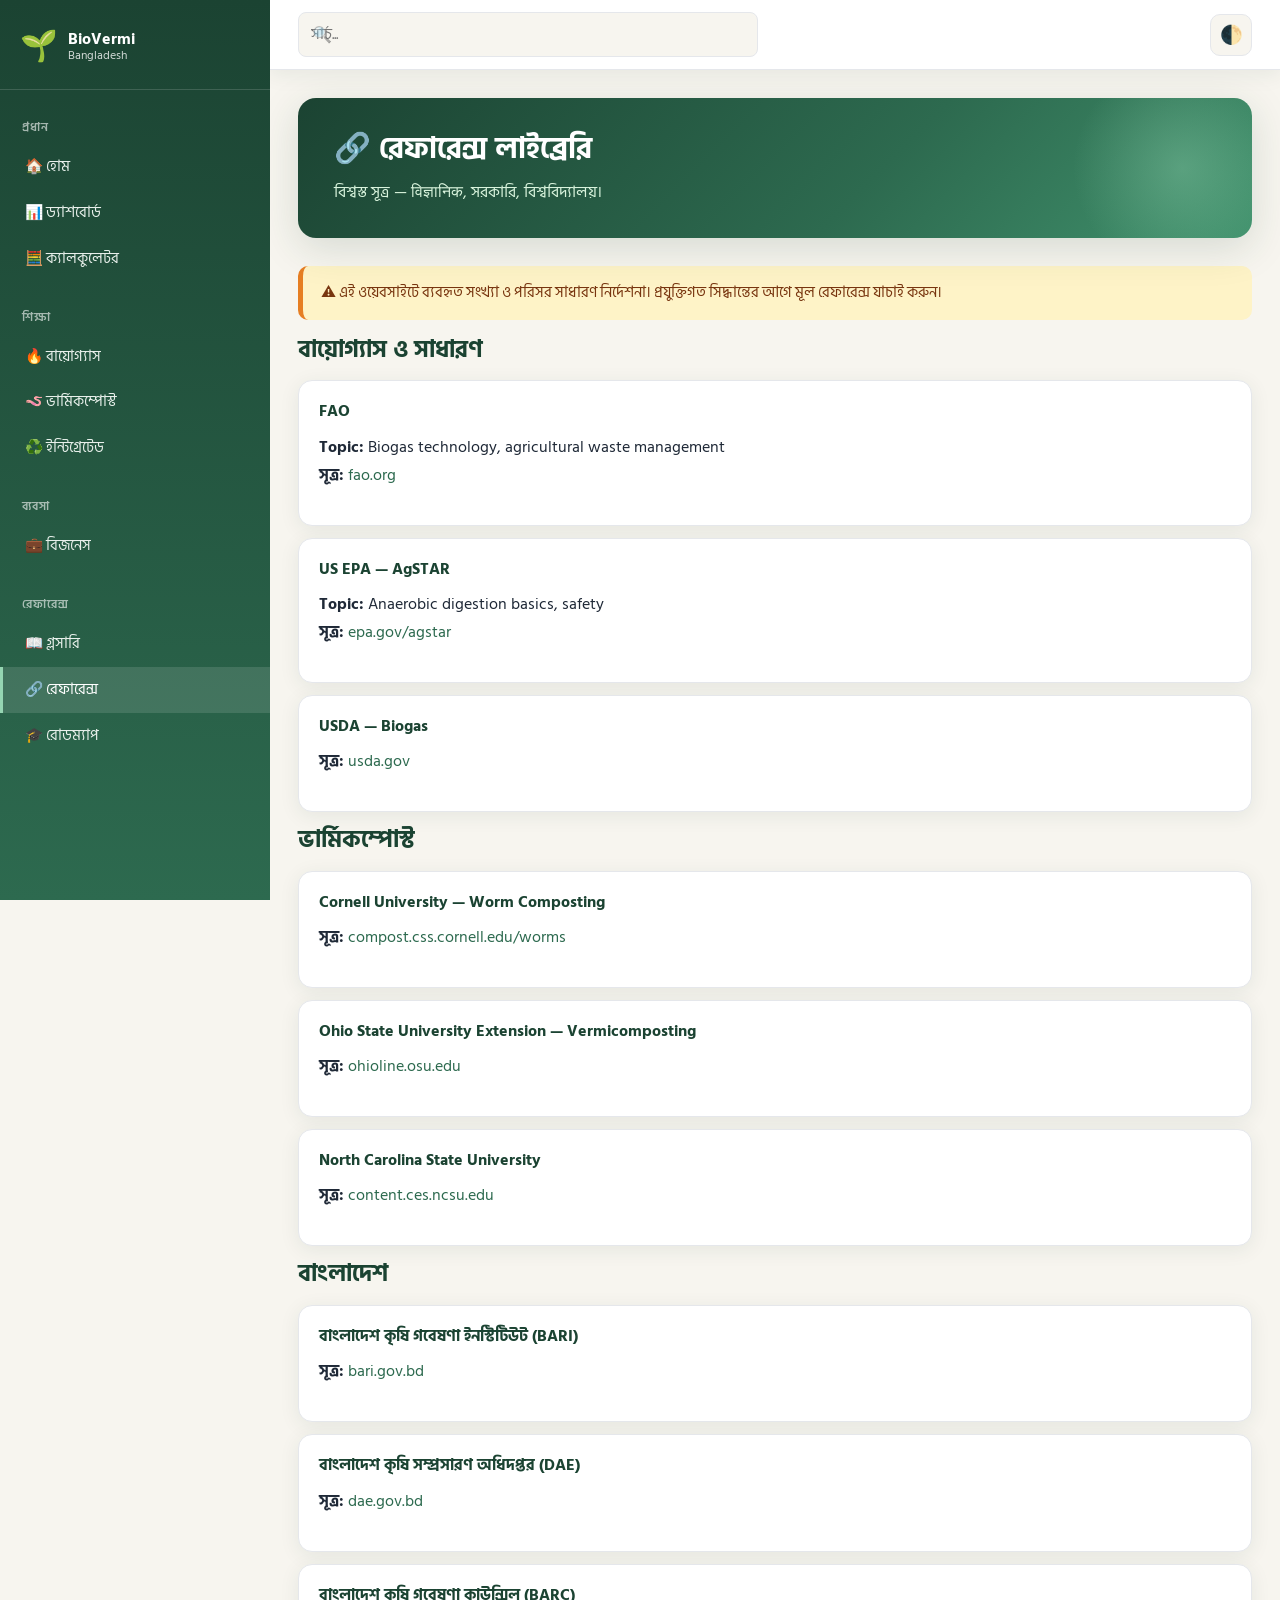
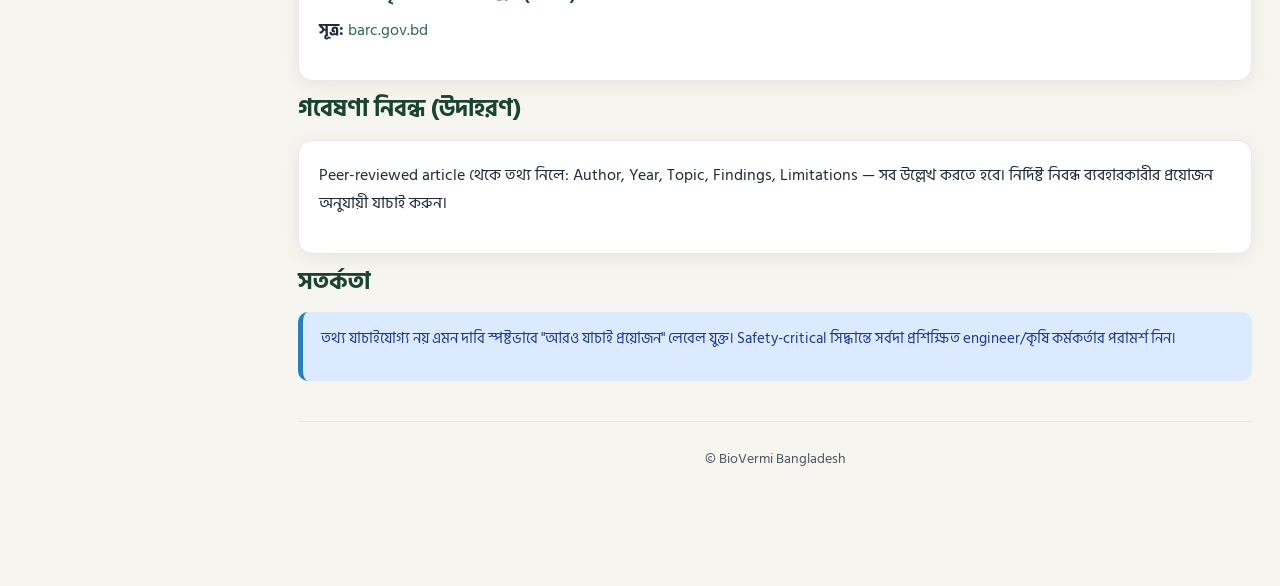
<file: references.html>
<!DOCTYPE html>
<html lang="bn">
<head><meta charset="UTF-8"><meta name="viewport" content="width=device-width,initial-scale=1">
<title>রেফারেন্স — BioVermi</title><link rel="stylesheet" href="style.css"></head>
<body>
<div class="overlay" id="overlay"></div>
<div class="app">
<aside class="sidebar" id="sidebar"><div class="brand"><span class="brand-icon">🌱</span><span class="brand-text">BioVermi<small>Bangladesh</small></span></div>
<nav>
<div class="nav-section"><div class="nav-section-title">প্রধান</div><a href="index.html">🏠 হোম</a><a href="dashboard.html">📊 ড্যাশবোর্ড</a><a href="calculators.html">🧮 ক্যালকুলেটর</a></div>
<div class="nav-section"><div class="nav-section-title">শিক্ষা</div><a href="biogas.html">🔥 বায়োগ্যাস</a><a href="vermicompost.html">🪱 ভার্মিকম্পোস্ট</a><a href="integrated-farm.html">♻️ ইন্টিগ্রেটেড</a></div>
<div class="nav-section"><div class="nav-section-title">ব্যবসা</div><a href="business.html">💼 বিজনেস</a></div>
<div class="nav-section"><div class="nav-section-title">রেফারেন্স</div><a href="glossary.html">📖 গ্লসারি</a><a href="references.html" class="active">🔗 রেফারেন্স</a><a href="learning.html">🎓 রোডম্যাপ</a></div>
</nav></aside>
<div class="main">
<div class="topbar"><button class="hamburger" id="hamburger">☰</button>
<div class="search-box"><input type="text" id="siteSearch" placeholder="সার্চ..."></div>
<div class="topbar-actions"><button class="icon-btn" id="themeToggle">🌓</button></div></div>
<div class="content">
<div class="page-header"><h1>🔗 রেফারেন্স লাইব্রেরি</h1>
<p>বিশ্বস্ত সূত্র — विज्ञानिक, সরকারি, বিশ্ববিদ্যালয়।</p></div>

<div class="alert alert-warn">⚠️ এই ওয়েবসাইটে ব্যবহৃত সংখ্যা ও পরিসর সাধারণ নির্দেশনা। প্রযুক্তিগত সিদ্ধান্তের আগে মূল রেফারেন্স যাচাই করুন।</div>

<h2>বায়োগ্যাস ও সাধারণ</h2>
<div class="card" style="margin-bottom:12px">
<h4>FAO</h4>
<p><b>Topic:</b> Biogas technology, agricultural waste management<br>
<b>সূত্র:</b> <a href="https://www.fao.org/" target="_blank">fao.org</a></p>
</div>
<div class="card" style="margin-bottom:12px">
<h4>US EPA — AgSTAR</h4>
<p><b>Topic:</b> Anaerobic digestion basics, safety<br>
<b>সূত্র:</b> <a href="https://www.epa.gov/agstar" target="_blank">epa.gov/agstar</a></p>
</div>
<div class="card" style="margin-bottom:12px">
<h4>USDA — Biogas</h4>
<p><b>সূত্র:</b> <a href="https://www.usda.gov/" target="_blank">usda.gov</a></p>
</div>

<h2>ভার্মিকম্পোস্ট</h2>
<div class="card" style="margin-bottom:12px">
<h4>Cornell University — Worm Composting</h4>
<p><b>সূত্র:</b> <a href="https://compost.css.cornell.edu/worms/" target="_blank">compost.css.cornell.edu/worms</a></p>
</div>
<div class="card" style="margin-bottom:12px">
<h4>Ohio State University Extension — Vermicomposting</h4>
<p><b>সূত্র:</b> <a href="https://ohioline.osu.edu/" target="_blank">ohioline.osu.edu</a></p>
</div>
<div class="card" style="margin-bottom:12px">
<h4>North Carolina State University</h4>
<p><b>সূত্র:</b> <a href="https://content.ces.ncsu.edu/" target="_blank">content.ces.ncsu.edu</a></p>
</div>

<h2>বাংলাদেশ</h2>
<div class="card" style="margin-bottom:12px">
<h4>বাংলাদেশ কৃষি গবেষণা ইনস্টিটিউট (BARI)</h4>
<p><b>সূত্র:</b> <a href="https://www.bari.gov.bd/" target="_blank">bari.gov.bd</a></p>
</div>
<div class="card" style="margin-bottom:12px">
<h4>বাংলাদেশ কৃষি সম্প্রসারণ অধিদপ্তর (DAE)</h4>
<p><b>সূত্র:</b> <a href="https://www.dae.gov.bd/" target="_blank">dae.gov.bd</a></p>
</div>
<div class="card" style="margin-bottom:12px">
<h4>বাংলাদেশ কৃষি গবেষণা কাউন্সিল (BARC)</h4>
<p><b>সূত্র:</b> <a href="http://www.barc.gov.bd/" target="_blank">barc.gov.bd</a></p>
</div>

<h2>গবেষণা নিবন্ধ (উদাহরণ)</h2>
<div class="card" style="margin-bottom:12px">
<p>Peer-reviewed article থেকে তথ্য নিলে: Author, Year, Topic, Findings, Limitations — সব উল্লেখ করতে হবে। নির্দিষ্ট নিবন্ধ ব্যবহারকারীর প্রয়োজন অনুযায়ী যাচাই করুন।</p>
</div>

<h2>সতর্কতা</h2>
<div class="alert alert-info">
<p>তথ্য যাচাইযোগ্য নয় এমন দাবি স্পষ্টভাবে "আরও যাচাই প্রয়োজন" লেবেল যুক্ত। Safety-critical সিদ্ধান্তে সর্বদা প্রশিক্ষিত engineer/কৃষি কর্মকর্তার পরামর্শ নিন।</p>
</div>

<div class="footer">© BioVermi Bangladesh</div>
</div></div></div>
<script src="script.js"></script></body></html>
</file>
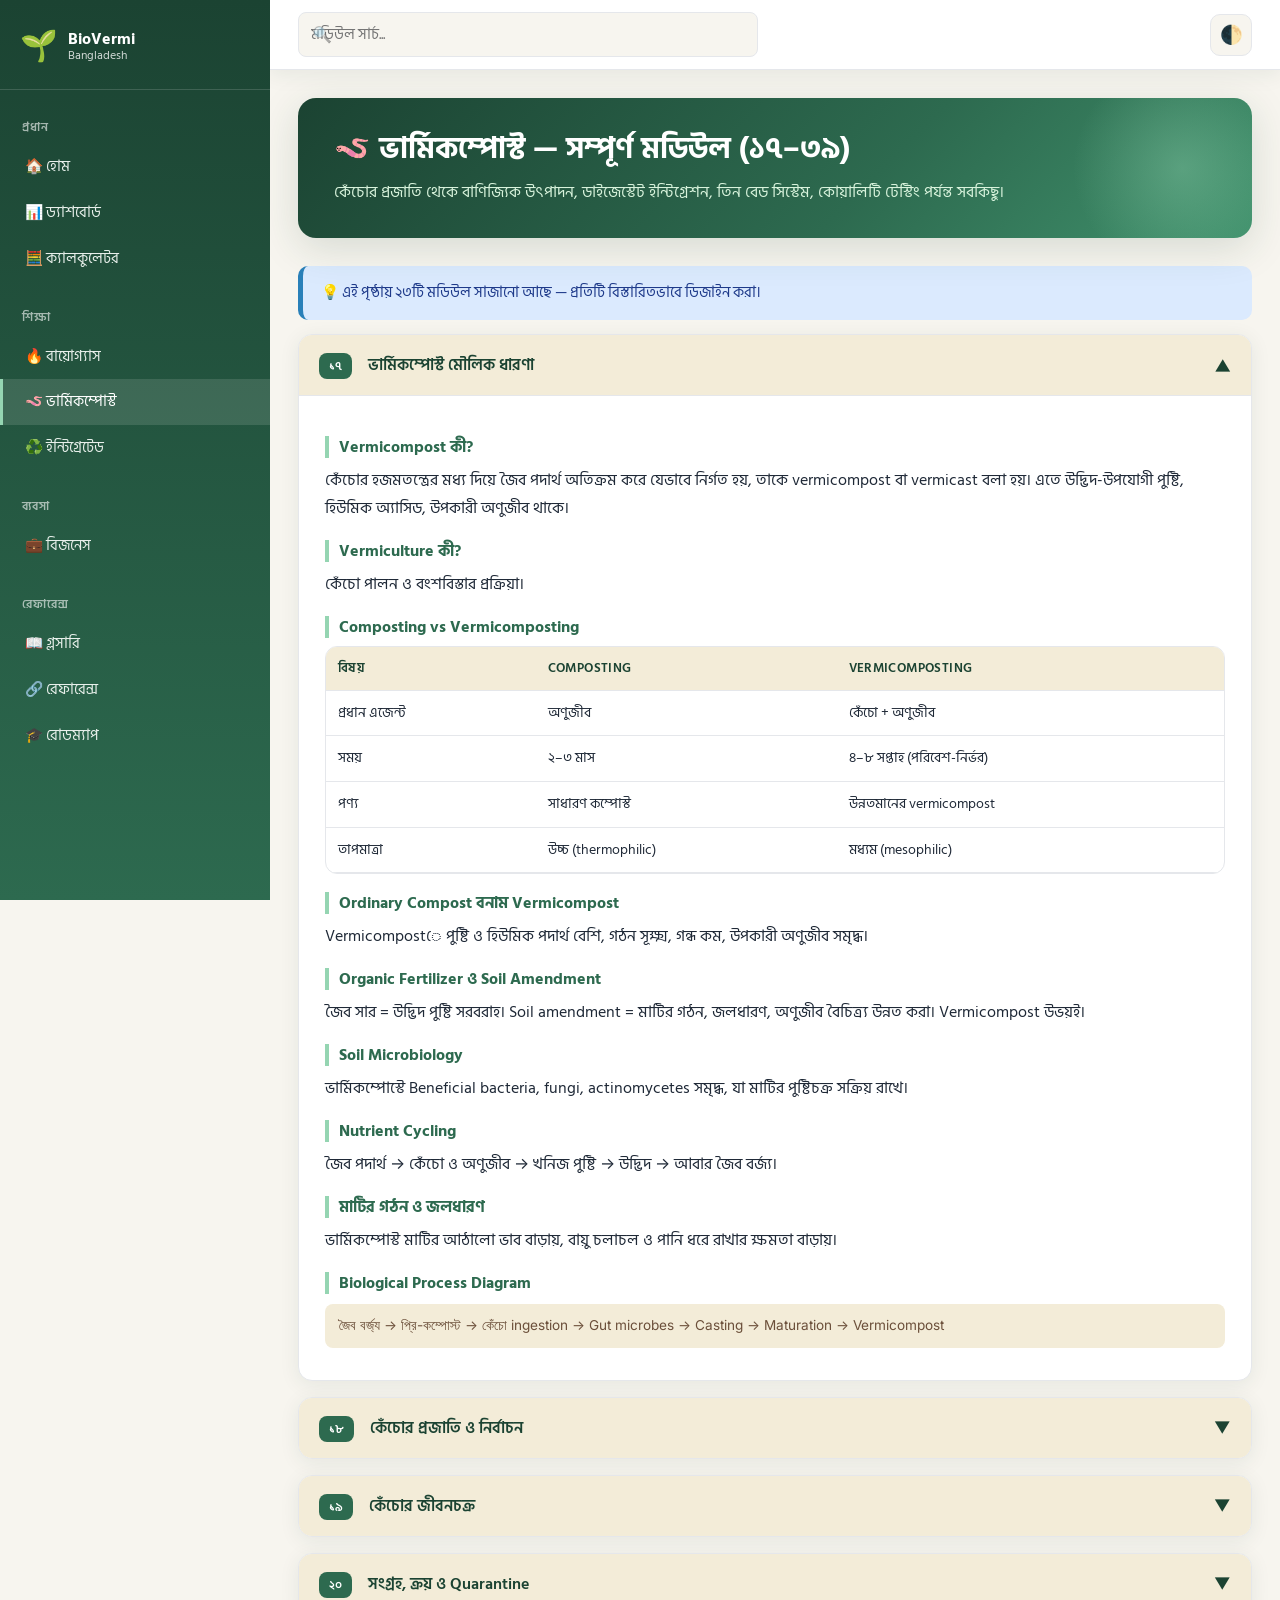
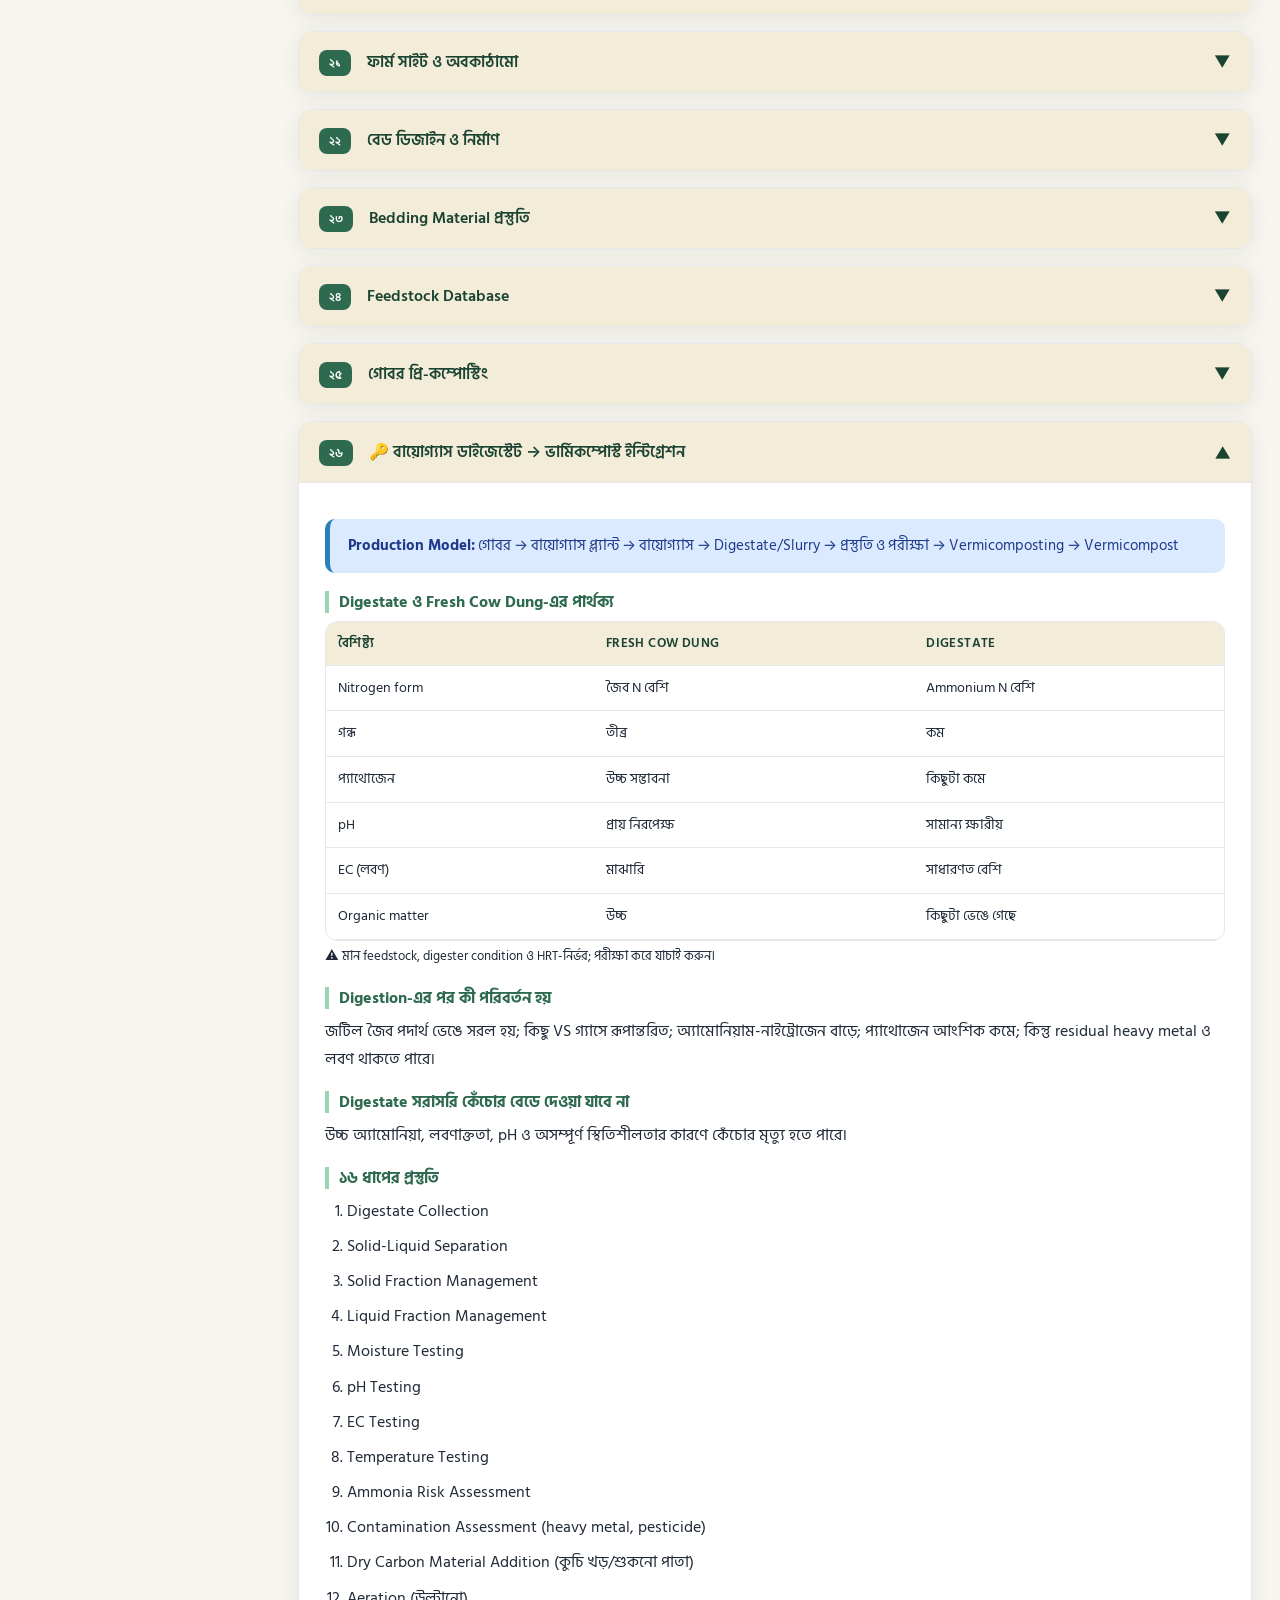
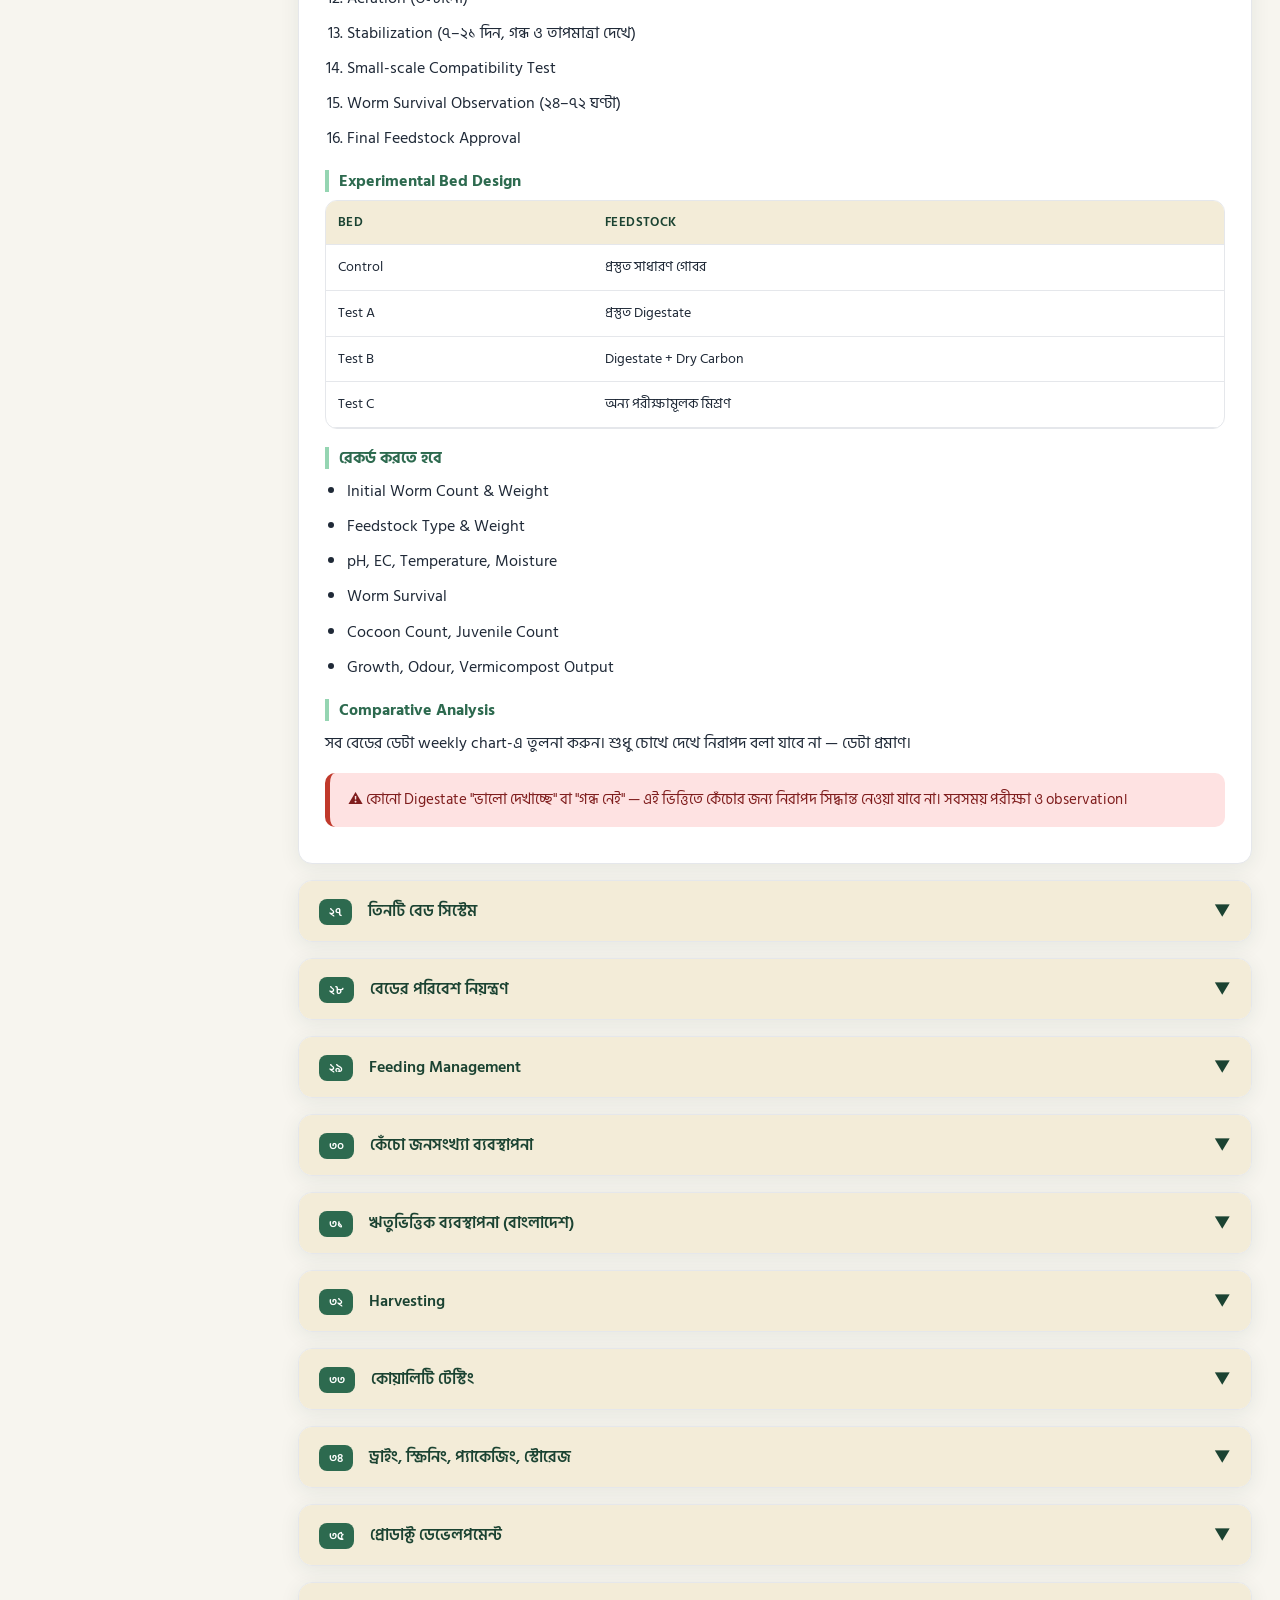
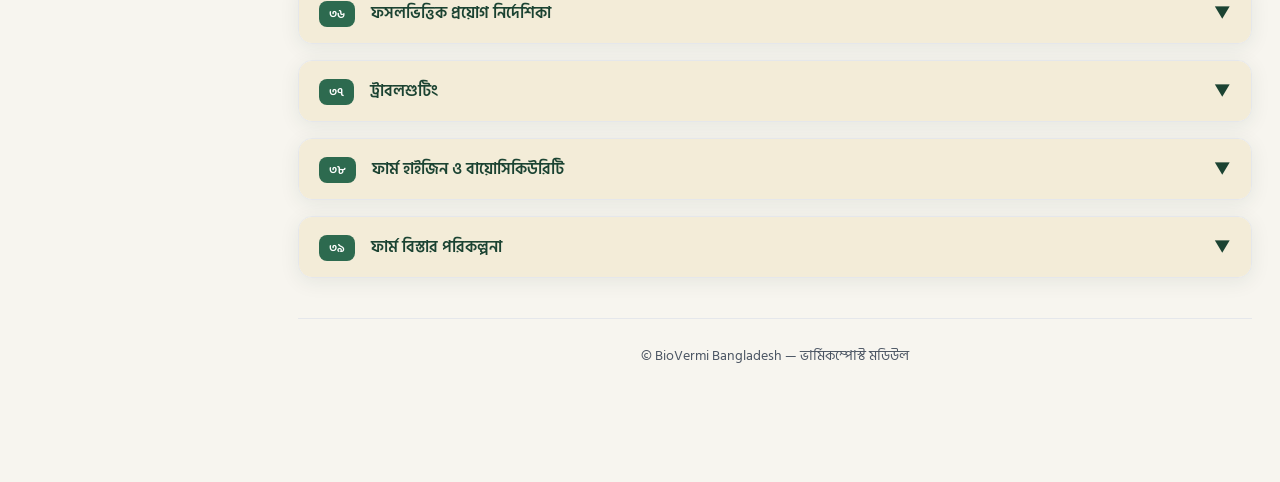
<file: vermicompost.html>
<!DOCTYPE html>
<html lang="bn">
<head><meta charset="UTF-8"><meta name="viewport" content="width=device-width,initial-scale=1">
<title>ভার্মিকম্পোস্ট মডিউল — BioVermi</title><link rel="stylesheet" href="style.css"></head>
<body>
<div class="overlay" id="overlay"></div>
<div class="app">
<aside class="sidebar" id="sidebar">
  <div class="brand"><span class="brand-icon">🌱</span><span class="brand-text">BioVermi<small>Bangladesh</small></span></div>
  <nav>
    <div class="nav-section"><div class="nav-section-title">প্রধান</div><a href="index.html">🏠 হোম</a><a href="dashboard.html">📊 ড্যাশবোর্ড</a><a href="calculators.html">🧮 ক্যালকুলেটর</a></div>
    <div class="nav-section"><div class="nav-section-title">শিক্ষা</div><a href="biogas.html">🔥 বায়োগ্যাস</a><a href="vermicompost.html" class="active">🪱 ভার্মিকম্পোস্ট</a><a href="integrated-farm.html">♻️ ইন্টিগ্রেটেড</a></div>
    <div class="nav-section"><div class="nav-section-title">ব্যবসা</div><a href="business.html">💼 বিজনেস</a></div>
    <div class="nav-section"><div class="nav-section-title">রেফারেন্স</div><a href="glossary.html">📖 গ্লসারি</a><a href="references.html">🔗 রেফারেন্স</a><a href="learning.html">🎓 রোডম্যাপ</a></div>
  </nav>
</aside>
<div class="main">
<div class="topbar"><button class="hamburger" id="hamburger">☰</button>
<div class="search-box"><input type="text" id="siteSearch" placeholder="মডিউল সার্চ..."></div>
<div class="topbar-actions"><button class="icon-btn" id="themeToggle">🌓</button></div></div>
<div class="content">
<div class="page-header"><h1>🪱 ভার্মিকম্পোস্ট — সম্পূর্ণ মডিউল (১৭–৩৯)</h1>
<p>কেঁচোর প্রজাতি থেকে বাণিজ্যিক উৎপাদন, ডাইজেস্টেট ইন্টিগ্রেশন, তিন বেড সিস্টেম, কোয়ালিটি টেস্টিং পর্যন্ত সবকিছু।</p></div>

<div class="alert alert-info">💡 এই পৃষ্ঠায় ২৩টি মডিউল সাজানো আছে — প্রতিটি বিস্তারিতভাবে ডিজাইন করা।</div>

<!-- M17 -->
<div class="module open"><div class="module-header"><span><span class="mod-num">১৭</span> ভার্মিকম্পোস্ট মৌলিক ধারণা</span><span class="arrow">▼</span></div>
<div class="module-body">
<h4>Vermicompost কী?</h4><p>কেঁচোর হজমতন্ত্রের মধ্য দিয়ে জৈব পদার্থ অতিক্রম করে যেভাবে নির্গত হয়, তাকে vermicompost বা vermicast বলা হয়। এতে উদ্ভিদ-উপযোগী পুষ্টি, হিউমিক অ্যাসিড, উপকারী অণুজীব থাকে।</p>
<h4>Vermiculture কী?</h4><p>কেঁচো পালন ও বংশবিস্তার প্রক্রিয়া।</p>
<h4>Composting vs Vermicomposting</h4><div class="table-wrap"><table><thead><tr><th>বিষয়</th><th>Composting</th><th>Vermicomposting</th></tr></thead><tbody>
<tr><td>প্রধান এজেন্ট</td><td>অণুজীব</td><td>কেঁচো + অণুজীব</td></tr>
<tr><td>সময়</td><td>২–৩ মাস</td><td>৪–৮ সপ্তাহ (পরিবেশ-নির্ভর)</td></tr>
<tr><td>পণ্য</td><td>সাধারণ কম্পোস্ট</td><td>উন্নতমানের vermicompost</td></tr>
<tr><td>তাপমাত্রা</td><td>উচ্চ (thermophilic)</td><td>মধ্যম (mesophilic)</td></tr>
</tbody></table></div>
<h4>Ordinary Compost বনাম Vermicompost</h4><p>Vermicompostে পুষ্টি ও হিউমিক পদার্থ বেশি, গঠন সূক্ষ্ম, গন্ধ কম, উপকারী অণুজীব সমৃদ্ধ।</p>
<h4>Organic Fertilizer ও Soil Amendment</h4><p>জৈব সার = উদ্ভিদ পুষ্টি সরবরাহ। Soil amendment = মাটির গঠন, জলধারণ, অণুজীব বৈচিত্র্য উন্নত করা। Vermicompost উভয়ই।</p>
<h4>Soil Microbiology</h4><p>ভার্মিকম্পোস্টে Beneficial bacteria, fungi, actinomycetes সমৃদ্ধ, যা মাটির পুষ্টিচক্র সক্রিয় রাখে।</p>
<h4>Nutrient Cycling</h4><p>জৈব পদার্থ → কেঁচো ও অণুজীব → খনিজ পুষ্টি → উদ্ভিদ → আবার জৈব বর্জ্য।</p>
<h4>মাটির গঠন ও জলধারণ</h4><p>ভার্মিকম্পোস্ট মাটির আঠালো ভাব বাড়ায়, বায়ু চলাচল ও পানি ধরে রাখার ক্ষমতা বাড়ায়।</p>
<h4>Biological Process Diagram</h4>
<div class="formula">জৈব বর্জ্য → প্রি-কম্পোস্ট → কেঁচো ingestion → Gut microbes → Casting → Maturation → Vermicompost</div>
</div></div>

<!-- M18 -->
<div class="module"><div class="module-header"><span><span class="mod-num">১৮</span> কেঁচোর প্রজাতি ও নির্বাচন</span><span class="arrow">▼</span></div>
<div class="module-body">
<h4>প্রজাতি তুলনা</h4>
<div class="table-wrap"><table><thead><tr><th>প্রজাতি</th><th>আকার</th><th>তাপমাত্রা</th><th>আর্দ্রতা</th><th>বাংলাদেশে উপযুক্ততা</th></tr></thead><tbody>
<tr><td>Eisenia fetida</td><td>৬–১০ সেমি</td><td>১৫–২৫°C</td><td>৭০–৮০%</td><td>শীতে ভালো, গ্রীষ্মে সতর্কতা</td></tr>
<tr><td>Eisenia andrei</td><td>সাদৃশ্য fetida</td><td>১৫–২৫°C</td><td>৭০–৮০%</td><td>একই</td></tr>
<tr><td>Eudrilus eugeniae</td><td>১০–১৫ সেমি</td><td>২০–৩০°C</td><td>৭০–৮০%</td><td>উষ্ণ আবহাওয়ায় ভালো</td></tr>
<tr><td>Perionyx excavatus</td><td>৬–১২ সেমি</td><td>২০–৩০°C</td><td>৭০–৮০%</td><td>স্থানীয়, গ্রীষ্মে ভালো</td></tr>
</tbody></table></div>
<p><small>⚠️ শুধু রঙ/আকার দেখে শনাক্ত করবেন না — বিশেষজ্ঞের পরামর্শ নিন।</small></p>
<h4>প্রতিটি প্রজাতির বৈশিষ্ট্য</h4>
<p>Eisenia fetida — "Tiger worm", দ্রুত প্রজনন, কম্পোস্টে উপযুক্ত। Eudrilus eugeniae — "African nightcrawler", বড়, উষ্ণ সহনশীল। Perionyx excavatus — স্থানীয়, উষ্ণ আবহাওয়ায় ভালো।</p>
</div></div>

<!-- M19 -->
<div class="module"><div class="module-header"><span><span class="mod-num">১৯</span> কেঁচোর জীবনচক্র</span><span class="arrow">▼</span></div>
<div class="module-body">
<h4>Life Cycle ধাপ</h4>
<ol>
<li>Adult worm — clitellum (বেল্ট-সদৃশ অঙ্গ) পরিণত।</li>
<li>Mating — দুটি কেঁচো মিলিত হয়, উভয়ের clitellum থেকে cocoon তৈরি হয়।</li>
<li>Cocoon formation — ডিমসহ সুরক্ষা ক্যাপসুল।</li>
<li>Cocoon development — ২–৩ সপ্তাহ (তাপমাত্রা-নির্ভর)।</li>
<li>Hatching — ২–৫ juvenile বের হয়।</li>
<li>Juvenile — পূর্ণ বিকাশে ৪–৬ সপ্তাহ।</li>
<li>Mature worm — পুনরায় প্রজননে সক্ষম।</li>
</ol>
<p>Lifespan সাধারণত ১–২ বছর। Population doubling — ৬০–৯০ দিনে দ্বিগুণ (পরিবেশ-নির্ভর)।</p>
<p><small>⚠️ সংখ্যাগুলো সাধারণ পরিসর; প্রজাতি, তাপমাত্রা, খাদ্য অনুযায়ী পরিবর্তিত হয়।</small></p>
</div></div>

<!-- M20 -->
<div class="module"><div class="module-header"><span><span class="mod-num">২০</span> সংগ্রহ, ক্রয় ও Quarantine</span><span class="arrow">▼</span></div>
<div class="module-body">
<ul>
<li>স্থানীয় বিশ্বস্ত breeder বা কৃষি প্রতিষ্ঠান থেকে কিনুন।</li>
<li>Species verification — विशेषজ্ঞের মাধ্যমে নিশ্চিত করুন।</li>
<li>পরিবহনে ছিদ্রযুক্ত পাত্র, ভেজা bedding, ছায়া।</li>
<li>নতুন কেঁচো ৭–১৪ দিন quarantine-এ রাখুন।</li>
<li>মৃত বা অসুস্থ কেঁচো আলাদা করুন।</li>
<li>প্রথমে ছোট বেডে ছাড়ুন, তারপর বড় বেডে।</li>
<li>Stock Record রাখুন (সংখ্যা, ওজন, প্রজাতি, তারিখ)।</li>
</ul>
</div></div>

<!-- M21 -->
<div class="module"><div class="module-header"><span><span class="mod-num">২১</span> ফার্ম সাইট ও অবকাঠামো</span><span class="arrow">▼</span></div>
<div class="module-body">
<ul>
<li>ছায়াযুক্ত (গাছ/শেড)</li>
<li>পানি সহজে পাওয়া যায়</li>
<li>বর্ষায় পানি না জমা</li>
<li>বায়ু চলাচল ভালো</li>
<li>Feedstock সংরক্ষণ স্থান</li>
<li>তৈরি পণ্য সংরক্ষণ</li>
<li>পোকামাকড়/ইঁদুর নিয়ন্ত্রণ</li>
<li>Wastewater ব্যবস্থাপনা</li>
<li>কাজ ও packaging এলাকা আলাদা</li>
</ul>
<p>বাংলাদেশে শেডের ছাদ টিন/খড়, পাশে বাঁশ/জাল — বৃষ্টি ও রোদ থেকে সুরক্ষা দেয়।</p>
</div></div>

<!-- M22 -->
<div class="module"><div class="module-header"><span><span class="mod-num">২২</span> বেড ডিজাইন ও নির্মাণ</span><span class="arrow">▼</span></div>
<div class="module-body">
<div class="table-wrap"><table><thead><tr><th>ধরন</th><th>উপকরণ</th><th>সুবিধা</th><th>সীমাবদ্ধতা</th></tr></thead><tbody>
<tr><td>Ground Bed</td><td>মাটি/ইট</td><td>সস্তা</td><td>পোকা/ইঁদুর ঢোকে</td></tr>
<tr><td>Raised Bed</td><td>বাঁশ/কাঠ</td><td>নিষ্কাশন ভালো</td><td>ক্ষয় হয়</td></tr>
<tr><td>Brick Bed</td><td>ইট+সিমেন্ট</td><td>টেকসই</td><td>ব্যয়বহুল</td></tr>
<tr><td>Cement Bed</td><td>কনক্রিট</td><td>দীর্ঘস্থায়ী</td><td>ভারী</td></tr>
<tr><td>Plastic Bin</td><td>HDPE</td><td>বহনযোগ্য</td><td>ছোট স্কেল</td></tr>
<tr><td>Windrow</td><td>মাটিতে সারি</td><td>বাণিজ্যিক</td><td>জায়গা বেশি</td></tr>
</tbody></table></div>
<p>সাধারণ মাপ: প্রস্থ ১–১.৫ মি, দৈর্ঘ্য ২–৩ মি, গভীরতা ৩০–৪৫ সেমি (সহজ ব্যবস্থাপনার জন্য)। চূড়ান্ত মাপ প্রজাতি, স্কেল ও bedding-নির্ভর।</p>
<p><a href="calculators.html#bed" class="btn btn-primary">Bed Design Calculator →</a></p>
</div></div>

<!-- M23 -->
<div class="module"><div class="module-header"><span><span class="mod-num">২৩</span> Bedding Material প্রস্তুতি</span><span class="arrow">▼</span></div>
<div class="module-body">
<div class="table-wrap"><table><thead><tr><th>উপকরণ</th><th>প্রস্তুতি</th><th>সতর্কতা</th></tr></thead><tbody>
<tr><td>শুকনো পাতা</td><td>কুচি</td><td>কীটনাশক-মুক্ত</td></tr>
<tr><td>Coconut Coir</td><td>পানি মিশিয়ে</td><td>লবণ পরীক্ষা</td></tr>
<tr><td>ধানের খড়</td><td>কুচি</td><td>আগে পচিয়ে</td></tr>
<tr><td>Banana Leaves</td><td>কুচি</td><td>রাসায়নিক-মুক্ত</td></tr>
<tr><td>Cardboard</td><td>কুচি, ভিজিয়ে</td><td>কালি/টেপ বাদ</td></tr>
<tr><td>Shredded Paper</td><td>ভিজিয়ে</td><td>রঙিন/গ্লসি নয়</td></tr>
</tbody></table></div>
<p>Bedding প্রায় ৩–৫ দিন আগে ভিজিয়ে রাখলে সহজে ভেঙে যায়, কেঁচোর জন্য আরামদায়ক।</p>
</div></div>

<!-- M24 -->
<div class="module"><div class="module-header"><span><span class="mod-num">২৪</span> Feedstock Database</span><span class="arrow">▼</span></div>
<div class="module-body">
<div class="table-wrap"><table><thead><tr><th>Feedstock</th><th>উপযুক্ত?</th><th>প্রস্তুতি</th><th>সতর্কতা</th></tr></thead><tbody>
<tr><td>গরুর গোবর (পচা)</td><td>✔</td><td>প্রি-কম্পোস্ট</td><td>তাজা নয়</td></tr>
<tr><td>সবজি বর্জ্য</td><td>✔</td><td>কুচি, মিশ্রণ</td><td>লবণ/তেল বাদ</td></tr>
<tr><td>ফলের বর্জ্য</td><td>✔ (সীমিত)</td><td>কুচি, প্রি-কম্পোস্ট</td><td>অ্যাসিডিক</td></tr>
<tr><td>রান্নাঘরের বর্জ্য</td><td>△</td><td>প্রি-কম্পোস্ট</td><td>মাংস/তেল বাদ</td></tr>
<tr><td>Mature Compost</td><td>✔</td><td>সরাসরি</td><td>—</td></tr>
<tr><td>Biogas Digestate</td><td>শর্তসাপেক্ষ</td><td>পরীক্ষা+প্রস্তুতি</td><td>M25 দেখুন</td></tr>
<tr><td>তাজা গরম গোবর</td><td>✘</td><td>প্রি-কম্পোস্ট</td><td>Ammonia burn</td></tr>
<tr><td>প্লাস্টিক/কাচ/ধাতু</td><td>✘</td><td>—</td><td>—</td></tr>
<tr><td>Saline/chemical waste</td><td>✘</td><td>—</td><td>বিষাক্ত</td></tr>
</tbody></table></div>
<p><small>⚠️ তালিকাটি সাধারণ নির্দেশনা; স্থানীয় পরিস্থিতি ও কেঁচোর প্রতিক্রিয়া দেখে সিদ্ধান্ত নিন।</small></p>
</div></div>

<!-- M25 -->
<div class="module"><div class="module-header"><span><span class="mod-num">২৫</span> গোবর প্রি-কম্পোস্টিং</span><span class="arrow">▼</span></div>
<div class="module-body">
<h4>তাজা গোবর সরাসরি কেন নয়?</h4>
<p>তাজা গোবরে অ্যামোনিয়া ও তাপ বেশি থাকে; কেঁচোর ত্বক পুড়ে যেতে পারে। এছাড়া প্যাথোজেন থাকতে পারে।</p>
<h4>ধাপ</h4>
<ol>
<li>গোবর ছায়ায় স্তূপ করুন (৩০–৪৫ সেমি গভীর)।</li>
<li>ভেজা রাখুন কিন্তু ভিজা নয় (৫০–৬০% আর্দ্রতা)।</li>
<li>প্রতি ৩–৫ দিনে উল্টান (aeration)।</li>
<li>তাপমাত্রা প্রথমে ৫৫–৬৫°C, পরে কমে ঘরের তাপমাত্রায়।</li>
<li>গন্ধ হ্রাস, রঙ গাঢ় বাদামি, স্থিতিশীল হলে ব্যবহারের যোগ্য।</li>
<li>Worm Compatibility Test: ছোট নমুনায় ২৪–৪৮ ঘণ্টা কয়েকটি কেঁচো রেখে দেখুন — মরে/পালায় কিনা।</li>
</ol>
<p><small>⚠️ নির্দিষ্ট দিন নয় — তাপমাত্রা, গন্ধ, স্থিতিশীলতা ও পরীক্ষার ফলাফল দেখে সিদ্ধান্ত নিন।</small></p>
</div></div>

<!-- M26 - সবচেয়ে গুরুত্বপূর্ণ -->
<div class="module open"><div class="module-header"><span><span class="mod-num">২৬</span> 🔑 বায়োগ্যাস ডাইজেস্টেট → ভার্মিকম্পোস্ট ইন্টিগ্রেশন</span><span class="arrow">▼</span></div>
<div class="module-body">
<div class="alert alert-info"><b>Production Model:</b> গোবর → বায়োগ্যাস প্ল্যান্ট → বায়োগ্যাস → Digestate/Slurry → প্রস্তুতি ও পরীক্ষা → Vermicomposting → Vermicompost</div>

<h4>Digestate ও Fresh Cow Dung-এর পার্থক্য</h4>
<div class="table-wrap"><table><thead><tr><th>বৈশিষ্ট্য</th><th>Fresh Cow Dung</th><th>Digestate</th></tr></thead><tbody>
<tr><td>Nitrogen form</td><td>জৈব N বেশি</td><td>Ammonium N বেশি</td></tr>
<tr><td>গন্ধ</td><td>তীব্র</td><td>কম</td></tr>
<tr><td>প্যাথোজেন</td><td>উচ্চ সম্ভাবনা</td><td>কিছুটা কমে</td></tr>
<tr><td>pH</td><td>প্রায় নিরপেক্ষ</td><td>সামান্য ক্ষারীয়</td></tr>
<tr><td>EC (লবণ)</td><td>মাঝারি</td><td>সাধারণত বেশি</td></tr>
<tr><td>Organic matter</td><td>উচ্চ</td><td>কিছুটা ভেঙে গেছে</td></tr>
</tbody></table></div>
<p><small>⚠️ মান feedstock, digester condition ও HRT-নির্ভর; পরীক্ষা করে যাচাই করুন।</small></p>

<h4>Digestion-এর পর কী পরিবর্তন হয়</h4>
<p>জটিল জৈব পদার্থ ভেঙে সরল হয়; কিছু VS গ্যাসে রূপান্তরিত; অ্যামোনিয়াম-নাইট্রোজেন বাড়ে; প্যাথোজেন আংশিক কমে; কিন্তু residual heavy metal ও লবণ থাকতে পারে।</p>

<h4>Digestate সরাসরি কেঁচোর বেডে দেওয়া যাবে না</h4>
<p>উচ্চ অ্যামোনিয়া, লবণাক্ততা, pH ও অসম্পূর্ণ স্থিতিশীলতার কারণে কেঁচোর মৃত্যু হতে পারে।</p>

<h4>১৬ ধাপের প্রস্তুতি</h4>
<ol>
<li>Digestate Collection</li>
<li>Solid-Liquid Separation</li>
<li>Solid Fraction Management</li>
<li>Liquid Fraction Management</li>
<li>Moisture Testing</li>
<li>pH Testing</li>
<li>EC Testing</li>
<li>Temperature Testing</li>
<li>Ammonia Risk Assessment</li>
<li>Contamination Assessment (heavy metal, pesticide)</li>
<li>Dry Carbon Material Addition (কুচি খড়/শুকনো পাতা)</li>
<li>Aeration (উল্টানো)</li>
<li>Stabilization (৭–২১ দিন, গন্ধ ও তাপমাত্রা দেখে)</li>
<li>Small-scale Compatibility Test</li>
<li>Worm Survival Observation (২৪–৭২ ঘণ্টা)</li>
<li>Final Feedstock Approval</li>
</ol>

<h4>Experimental Bed Design</h4>
<div class="table-wrap"><table><thead><tr><th>Bed</th><th>Feedstock</th></tr></thead><tbody>
<tr><td>Control</td><td>প্রস্তুত সাধারণ গোবর</td></tr>
<tr><td>Test A</td><td>প্রস্তুত Digestate</td></tr>
<tr><td>Test B</td><td>Digestate + Dry Carbon</td></tr>
<tr><td>Test C</td><td>অন্য পরীক্ষামূলক মিশ্রণ</td></tr>
</tbody></table></div>

<h4>রেকর্ড করতে হবে</h4>
<ul>
<li>Initial Worm Count & Weight</li>
<li>Feedstock Type & Weight</li>
<li>pH, EC, Temperature, Moisture</li>
<li>Worm Survival</li>
<li>Cocoon Count, Juvenile Count</li>
<li>Growth, Odour, Vermicompost Output</li>
</ul>

<h4>Comparative Analysis</h4>
<p>সব বেডের ডেটা weekly chart-এ তুলনা করুন। শুধু চোখে দেখে নিরাপদ বলা যাবে না — ডেটা প্রমাণ।</p>

<div class="alert alert-danger">⚠️ কোনো Digestate "ভালো দেখাচ্ছে" বা "গন্ধ নেই" — এই ভিত্তিতে কেঁচোর জন্য নিরাপদ সিদ্ধান্ত নেওয়া যাবে না। সবসময় পরীক্ষা ও observation।</div>
</div></div>

<!-- M27 -->
<div class="module"><div class="module-header"><span><span class="mod-num">২৭</span> তিনটি বেড সিস্টেম</span><span class="arrow">▼</span></div>
<div class="module-body">
<h4>A. Breeding Bed (বংশবিস্তার বেড)</h4>
<ul>
<li>উদ্দেশ্য: Cocoon, Adult population, Breeder stock</li>
<li>Bedding: আঁশযুক্ত, নরম</li>
<li>Moisture: ৭০–৮০%</li>
<li>Temperature: ২০–২৫°C আদর্শ</li>
<li>Feeding: মাঝারি, বারবার নয়</li>
<li>Monitoring: প্রতি সপ্তাহে cocoon count</li>
</ul>
<h4>B. Production Bed (উৎপাদন বেড)</h4>
<ul>
<li>উদ্দেশ্য: বাণিজ্যিক vermicompost</li>
<li>প্রস্তুত feed ব্যবহার</li>
<li>Feeding: বেশি, নিয়মিত</li>
<li>Decomposition দ্রুত হওয়ার জন্য বড় বেড</li>
<li>Harvesting regular</li>
</ul>
<h4>C. Nursery Bed (নার্সারি বেড)</h4>
<ul>
<li>উদ্দেশ্য: Cocoon hatch, juvenile care</li>
<li>Cocoon আলাদা করে সংরক্ষণ</li>
<li>নরম bedding, সূক্ষ্ম feed</li>
<li>Mortality monitoring</li>
<li>Juvenile transfer → Production Bed</li>
</ul>
</div></div>

<!-- M28 -->
<div class="module"><div class="module-header"><span><span class="mod-num">২৮</span> বেডের পরিবেশ নিয়ন্ত্রণ</span><span class="arrow">▼</span></div>
<div class="module-body">
<div class="table-wrap"><table><thead><tr><th>Parameter</th><th>সাধারণ পরিসর</th><th>বেশি হলে</th><th>কম হলে</th></tr></thead><tbody>
<tr><td>Temperature</td><td>১৫–৩০°C (প্রজাতি-নির্ভর)</td><td>মৃত্যু, escape</td><td>ধীর বৃদ্ধি</td></tr>
<tr><td>Moisture</td><td>৭০–৮০%</td><td>Anaerobic, গন্ধ</td><td>শুকিয়ে মৃত্যু</td></tr>
<tr><td>pH</td><td>৬.৫–৭.৫</td><td>অ্যাসিডিক ক্ষতি</td><td>ক্ষারীয় সমস্যা</td></tr>
<tr><td>Aeration</td><td>ভালো</td><td>—</td><td>Anaerobic, মৃত্যু</td></tr>
<tr><td>Bed Depth</td><td>৩০–৪৫ সেমি</td><td>ভেতরে চাপা তাপ</td><td>শুকিয়ে যায়</td></tr>
<tr><td>Feed Depth</td><td>৫–১০ সেমি</td><td>গরম, অ্যামোনিয়া</td><td>খাদ্য কম</td></tr>
</tbody></table></div>
<p>বাংলাদেশে গ্রীষ্মে শেড + ভেজা বস্তা, শীতে পলিথিন ঢাকনা, বর্ষায় ছাদ — এই ব্যবস্থাগুলো জরুরি।</p>
<p><small>⚠️ পরিসরগুলো প্রজাতি ও অবস্থা-নির্ভর; নিজের কেঁচোর আচরণ দেখে সমন্বয় করুন।</small></p>
</div></div>

<!-- M29 -->
<div class="module"><div class="module-header"><span><span class="mod-num">২৯</span> Feeding Management</span><span class="arrow">▼</span></div>
<div class="module-body">
<ul>
<li>Feed Frequency: সপ্তাহে ১–২ বার (temp-নির্ভর)</li>
<li>Feed Quantity: কেঁচোর ওজনের প্রায় ৫০% (trial basis)</li>
<li>Feed Location: এক পাশে, অন্য পাশে কেঁচো নিরাপদ</li>
<li>Layering: bedding → feed → cover</li>
<li>Surface ও Pocket feeding</li>
<li>Overfeeding এর লক্ষণ: গন্ধ, মাছি, তাপ বৃদ্ধি</li>
<li>Underfeeding: কেঁচো পালিয়ে যায়</li>
</ul>
<p><a href="calculators.html#feed" class="btn btn-primary">Feeding Calculator →</a></p>
</div></div>

<!-- M30 -->
<div class="module"><div class="module-header"><span><span class="mod-num">৩০</span> কেঁচো জনসংখ্যা ব্যবস্থাপনা</span><span class="arrow">▼</span></div>
<div class="module-body">
<ul>
<li>Population estimate (grid sampling)</li>
<li>Biomass measurement</li>
<li>Adult vs juvenile count</li>
<li>Cocoon count (প্রতি সপ্তাহে)</li>
<li>Growth rate computation</li>
<li>Mortality rate computation</li>
<li>Stock transfer (breeding → production)</li>
<li>Selling stock</li>
<li>Breeder stock reserve</li>
</ul>
<p><a href="calculators.html#worm" class="btn btn-primary">Worm Population Calculator →</a></p>
</div></div>

<!-- M31 -->
<div class="module"><div class="module-header"><span><span class="mod-num">৩১</span> ঋতুভিত্তিক ব্যবস্থাপনা (বাংলাদেশ)</span><span class="arrow">▼</span></div>
<div class="module-body">
<h4>গ্রীষ্ম</h4>
<ul><li>ছায়া বাড়ান</li><li>ভেজা বস্তা দিয়ে বেড ঠান্ডা</li><li>Feeding সময় সকাল/সন্ধ্যা</li><li>পানি ছিটান</li></ul>
<h4>বর্ষা</h4>
<ul><li>বেড ঢাকনা</li><li>নিষ্কাশন</li><li>Leachate ব্যবস্থাপনা</li><li>ছত্রাক প্রতিরোধ</li></ul>
<h4>শীত</h4>
<ul><li>পলিথিন ঢাকনা</li><li>Feeding কম</li><li>Bedding গভীর</li><li>সকালে feeding</li></ul>
<h4>সারা বছর</h4>
<ul><li>Pest management</li><li>Humidity</li><li>Ventilation</li><li>Flood/cyclone প্রস্তুতি</li></ul>
</div></div>

<!-- M32 -->
<div class="module"><div class="module-header"><span><span class="mod-num">৩২</span> Harvesting</span><span class="arrow">▼</span></div>
<div class="module-body">
<div class="table-wrap"><table><thead><tr><th>পদ্ধতি</th><th>সুবিধা</th><th>অসুবিধা</th></tr></thead><tbody>
<tr><td>Light Separation</td><td>সহজ</td><td>শুধু ছোট বেডে</td></tr>
<tr><td>Hand Separation</td><td>নির্ভুল</td><td>সময়সাপেক্ষ</td></tr>
<tr><td>Horizontal Migration</td><td>কেঁচো রক্ষা</td><td>ধীর</td></tr>
<tr><td>Vertical Migration</td><td>বড় বেডে ভালো</td><td>পরিকল্পনা দরকার</td></tr>
<tr><td>Screening</td><td>দ্রুত</td><td>কিছু কেঁচো আহত</td></tr>
</tbody></table></div>
<p>Harvest করার সময় cocoon ও juvenile আলাদা করুন — পরবর্তী ব্যাচের জন্য।</p>
</div></div>

<!-- M33 -->
<div class="module"><div class="module-header"><span><span class="mod-num">৩৩</span> কোয়ালিটি টেস্টিং</span><span class="arrow">▼</span></div>
<div class="module-body">
<div class="table-wrap"><table><thead><tr><th>Test</th><th>ফার্মে?</th><th>গুরুত্ব</th></tr></thead><tbody>
<tr><td>Moisture</td><td>✔</td><td>সংরক্ষণ</td></tr>
<tr><td>pH</td><td>✔</td><td>উদ্ভিদ উপযোগিতা</td></tr>
<tr><td>EC</td><td>✔ (meter)</td><td>লবণাক্ততা</td></tr>
<tr><td>Organic Carbon</td><td>✘ ল্যাব</td><td>জৈব গুণ</td></tr>
<tr><td>Total N</td><td>✘ ল্যাব</td><td>পুষ্টি</td></tr>
<tr><td>P, K</td><td>✘ ল্যাব</td><td>পুষ্টি</td></tr>
<tr><td>C:N</td><td>✘ ল্যাব</td><td>Maturity</td></tr>
<tr><td>Pathogens</td><td>✘ ল্যাব</td><td>নিরাপত্তা</td></tr>
<tr><td>Heavy Metals</td><td>✘ ল্যাব</td><td>নিরাপত্তা</td></tr>
</tbody></table></div>
<p><small>⚠️ শুধু রং/গন্ধ/গঠন দেখে NPK নির্ধারণ করা যায় না। ল্যাব রিপোর্টই প্রমাণ।</small></p>
</div></div>

<!-- M34 -->
<div class="module"><div class="module-header"><span><span class="mod-num">৩৪</span> ড্রাইং, স্ক্রিনিং, প্যাকেজিং, স্টোরেজ</span><span class="arrow">▼</span></div>
<div class="module-body">
<ul>
<li>Harvested compost ছায়ায় শুকান → ৩০–৪০% আর্দ্রতায় আনুন</li>
<li>৫–১০ মিমি ছাঁকনি দিয়ে screen</li>
<li>HDPE ব্যাগে প্যাক করুন</li>
<li>Label: Batch, Production date, Weight, Instructions</li>
<li>ঠান্ডা, শুষ্ক স্থানে সংরক্ষণ</li>
<li>সরাসরি রোদ ও আর্দ্রতা এড়ান</li>
</ul>
<p><b>Batch System:</b> প্রতিটি ব্যাচের জন্য Batch ID, 날짜, ইনপুট ও পরীক্ষার ডেটা সংরক্ষণ করুন।</p>
</div></div>

<!-- M35 -->
<div class="module"><div class="module-header"><span><span class="mod-num">৩৫</span> প্রোডাক্ট ডেভেলপমেন্ট</span><span class="arrow">▼</span></div>
<div class="module-body">
<div class="table-wrap"><table><thead><tr><th>পণ্য</th><th>Raw Material</th><th>Target</th></tr></thead><tbody>
<tr><td>Standard Vermicompost</td><td>Screened castings</td><td>কৃষক</td></tr>
<tr><td>Screened Premium</td><td>Fine screened</td><td>Nursery</td></tr>
<tr><td>Potting Mix</td><td>Vermicompost + coir + soil</td><td>রুফটপ গার্ডেনার</td></tr>
<tr><td>Soil Conditioner</td><td>Coarse vermicompost</td><td>কমার্শিয়াল ফার্ম</td></tr>
<tr><td>Worm Biomass</td><td>Live worms</td><td>Breeder</td></tr>
<tr><td>Breeding Stock</td><td>Selected cocoons+adults</td><td>নতুন উদ্যোক্তা</td></tr>
</tbody></table></div>
<p><b>Vermiwash:</b> কেঁচোর bed থেকে নিঃসৃত তরল — প্রস্তুতি, dilution, পরীক্ষা ও মান নিয়ন্ত্রণ ছাড়া সরাসরি নিরাপদ সার হিসেবে দাবি করবেন না।</p>
</div></div>

<!-- M36 -->
<div class="module"><div class="module-header"><span><span class="mod-num">৩৬</span> ফসলভিত্তিক প্রয়োগ নির্দেশিকা</span><span class="arrow">▼</span></div>
<div class="module-body">
<div class="table-wrap"><table><thead><tr><th>ফসল</th><th>পদ্ধতি</th><th>সতর্কতা</th></tr></thead><tbody>
<tr><td>সবজি</td><td>মাটিতে মিশ্রণ (basal) + top dress</td><td>মাটির পরীক্ষা</td></tr>
<tr><td>ফল</td><td>গাছের গোড়ার চারপাশে</td><td>সরাসরি শিকড়ে নয়</td></tr>
<tr><td>ফুল</td><td>Potting mix-এ</td><td>সঠিক অনুপাত</td></tr>
<tr><td>Nursery</td><td>Fine screened mix</td><td>Dilute</td></tr>
<tr><td>Rooftop</td><td>মাটির সাথে মিশ্রণ</td><td>Drainage নিশ্চিত</td></tr>
<tr><td>ধান/গম</td><td>জমিতে ছিটিয়ে</td><td>স্থানীয় সুপারিশ</td></tr>
<tr><td>Seedling</td><td>হালকা mix</td><td>অতিরিক্ত নয়</td></tr>
</tbody></table></div>
<div class="alert alert-warn">⚠️ সঠিক মাত্রা মাটি পরীক্ষা, ফসল ও স্থানীয় কৃষি নির্দেশিকা অনুযায়ী নির্ধারণ করুন। যাচাইহীন নির্দিষ্ট সংখ্যা দেওয়া হচ্ছে না।</div>
</div></div>

<!-- M37 -->
<div class="module"><div class="module-header"><span><span class="mod-num">৩৭</span> ট্রাবলশুটিং</span><span class="arrow">▼</span></div>
<div class="module-body">
<div class="table-wrap"><table><thead><tr><th>সমস্যা</th><th>কারণ</th><th>সমাধান</th></tr></thead><tbody>
<tr><td>Worms Escaping</td><td>অতিরিক্ত আর্দ্রতা/তাপ/অ্যামোনিয়া</td><td>Moisture কম, ছায়া, প্রি-কম্পোস্ট নিশ্চিত</td></tr>
<tr><td>Worm Mortality</td><td>বিষাক্ততা, তাপ, pH</td><td>Feed পরীক্ষা, 환경 সংশোধন</td></tr>
<tr><td>Worms Not Eating</td><td>অতিরিক্ত feed, অপ্রস্তুত feed</td><td>Feed সরান, নতুন দিন</td></tr>
<tr><td>Bad Odour</td><td>Anaerobic অবস্থা</td><td>উল্টান, শুকনো bedding</td></tr>
<tr><td>Excess Moisture</td><td>অতিরিক্ত পানি</td><td>শুকনো bedding মেশান</td></tr>
<tr><td>Dry Bed</td><td>পানি কম</td><td>ছিটিয়ে পানি</td></tr>
<tr><td>Ant Attack</td><td>শুকনো বা মিষ্টি খাবার</td><td>Bed গভীর, পানি ছিটান</td></tr>
<tr><td>Fly Infestation</td><td>পচা খাদ্য</td><td>Feed ঢেকে দিন, প্রি-কম্পোস্ট</td></tr>
<tr><td>Mold</td><td>অতিরিক্ত আর্দ্রতা</td><td>Ventilation, কম পানি</td></tr>
<tr><td>Acidic Bed</td><td>অতিরিক্ত ফল/সবজি</td><td>চুন অল্প পরিমাণ (pH টেস্ট)</td></tr>
<tr><td>High Salinity</td><td>Feed saline</td><td>Feed পরিবর্তন</td></tr>
<tr><td>Ammonia Toxicity</td><td>তাজা গোবর</td><td>প্রি-কম্পোস্ট</td></tr>
<tr><td>Low Reproduction</td><td>তাপমাত্রা/খাদ্য</td><td>সমন্বয়</td></tr>
<tr><td>Cocoon Hatching Failure</td><td>আর্দ্রতা/তাপ</td><td>সমন্বয়</td></tr>
</tbody></table></div>
</div></div>

<!-- M38 -->
<div class="module"><div class="module-header"><span><span class="mod-num">৩৮</span> ফার্ম হাইজিন ও বায়োসিকিউরিটি</span><span class="arrow">▼</span></div>
<div class="module-body">
<ul>
<li>Bedding ও যন্ত্রপাতি পরিষ্কার রাখুন</li>
<li>রোগ/পোকা দেখা দিলে আক্রান্ত বেড আলাদা করুন</li>
<li>জীবাণুনাশক ব্যবহারে সতর্কতা — কেঁচোর জন্য ক্ষতিকর</li>
<li>ইঁদুর ও পোকামাকড় প্রতিরোধ</li>
<li>পানির গুণমান পরীক্ষা</li>
<li>Worker hygiene: গ্লাভস, হাত ধোয়া</li>
<li>Equipment আলাদা রাখুন — বায়োগ্যাসের জন্য এক, ভার্মির জন্য এক</li>
<li>নতুন কেঁচোর জন্য quarantine</li>
</ul>
<div class="alert alert-warn">⚠️ কীটনাশক/রাসায়নিক স্প্রে করলে বাতাসে ভেসে কেঁচোর বেডে যেতে পারে — ব্যবহারে অত্যন্ত সতর্কতা।</div>
</div></div>

<!-- M39 -->
<div class="module"><div class="module-header"><span><span class="mod-num">৩৯</span> ফার্ম বিস্তার পরিকল্পনা</span><span class="arrow">▼</span></div>
<div class="module-body">
<div class="table-wrap"><table><thead><tr><th>স্কেল</th><th>বেড</th><th>জায়গা</th><th>শ্রম</th></tr></thead><tbody>
<tr><td>Home</td><td>১–২</td><td>২×৩ মি</td><td>পারিবারিক</td></tr>
<tr><td>Small</td><td>৫</td><td>১০–১৫ m²</td><td>১ জন</td></tr>
<tr><td>Medium</td><td>২০</td><td>৫০–৭০ m²</td><td>২–৩ জন</td></tr>
<tr><td>Commercial</td><td>৫০+</td><td>১৫০+ m²</td><td>৪+ জন</td></tr>
</tbody></table></div>
<p>প্রতিটি পর্যায়ে feedstock requirement, worm stock, storage, packaging ও বিক্রয় চাহিদা হিসাব করতে হবে। <a href="calculators.html">ক্যালকুলেটর ব্যবহার করুন।</a></p>
<p><small>⚠️ সব হিসাব ব্যবহারকারী ইনপুট-নির্ভর; কোনো লাভের প্রতিশ্রুতি নয়।</small></p>
</div></div>

<div class="footer">© BioVermi Bangladesh — ভার্মিকম্পোস্ট মডিউল</div>
</div></div></div>
<script src="script.js"></script>
</body></html>
</file>
<file: style.css>
/* ============ BioVermi Bangladesh — Complete Theme ============ */
@import url('https://fonts.googleapis.com/css2?family=Hind+Siliguri:wght@300;400;500;600;700&family=Inter:wght@400;500;600;700&family=Poppins:wght@500;600;700&display=swap');

:root{
  --forest-green:#1b4332;
  --leaf-green:#2d6a4f;
  --light-leaf:#40916c;
  --mint:#95d5b2;
  --earth-brown:#6b4f3a;
  --warm-white:#fdfcf8;
  --beige:#f3ecd8;
  --soil:#8b6f47;
  --bg:#f7f5ef;
  --card:#ffffff;
  --text:#1f2937;
  --text-soft:#4b5563;
  --border:#e5e7eb;
  --danger:#c0392b;
  --warning:#e67e22;
  --success:#27ae60;
  --info:#2980b9;
  --shadow:0 4px 20px rgba(27,67,50,.08);
  --shadow-lg:0 10px 40px rgba(27,67,50,.15);
}
[data-theme="dark"]{
  --bg:#0f1712;
  --card:#1a2520;
  --warm-white:#15211b;
  --beige:#1f2b24;
  --text:#e8f0eb;
  --text-soft:#a8b8ae;
  --border:#2b3a32;
  --shadow:0 4px 20px rgba(0,0,0,.4);
  --shadow-lg:0 10px 40px rgba(0,0,0,.6);
}

*{box-sizing:border-box;margin:0;padding:0}
html{scroll-behavior:smooth}
body{
  font-family:'Hind Siliguri','Inter',sans-serif;
  background:var(--bg);
  color:var(--text);
  line-height:1.75;
  font-size:16px;
  transition:background .3s,color .3s;
}
h1,h2,h3,h4,h5,h6{
  font-family:'Hind Siliguri','Poppins',sans-serif;
  color:var(--forest-green);
  line-height:1.35;
  margin-bottom:.6em;
}
[data-theme="dark"] h1,[data-theme="dark"] h2,[data-theme="dark"] h3,
[data-theme="dark"] h4,[data-theme="dark"] h5,[data-theme="dark"] h6{color:var(--mint)}
a{color:var(--leaf-green);text-decoration:none}
a:hover{text-decoration:underline}
p{margin-bottom:1em}
ul,ol{margin:0 0 1em 1.4em}
li{margin-bottom:.45em}

/* ============ Layout ============ */
.app{display:flex;min-height:100vh}
.sidebar{
  width:270px;background:linear-gradient(180deg,var(--forest-green),var(--leaf-green));
  color:#fff;position:fixed;top:0;bottom:0;left:0;overflow-y:auto;
  padding:20px 0;z-index:1000;transition:transform .3s;
}
.sidebar h2{color:#fff;font-size:1.15rem;padding:0 20px 16px;border-bottom:1px solid rgba(255,255,255,.15);margin-bottom:16px}
.sidebar .brand{display:flex;align-items:center;gap:10px;padding:0 20px 16px;border-bottom:1px solid rgba(255,255,255,.15);margin-bottom:10px}
.sidebar .brand-icon{font-size:1.9rem}
.sidebar .brand-text{font-weight:700;font-size:1rem;line-height:1.25}
.sidebar .brand-text small{display:block;font-size:.72rem;font-weight:400;opacity:.8}
.nav-section{padding:8px 0}
.nav-section-title{font-size:.72rem;text-transform:uppercase;letter-spacing:.08em;opacity:.6;padding:10px 22px 6px;font-weight:600}
.sidebar a{
  display:flex;align-items:center;gap:12px;padding:10px 22px;color:#e8f0eb;
  font-size:.92rem;border-left:3px solid transparent;transition:.2s;
}
.sidebar a:hover,.sidebar a.active{background:rgba(255,255,255,.12);border-left-color:var(--mint);text-decoration:none;color:#fff}
.sidebar .nav-icon{width:20px;text-align:center}

.main{flex:1;margin-left:270px;padding:0 0 60px;min-width:0}
.topbar{
  position:sticky;top:0;z-index:500;background:var(--card);
  border-bottom:1px solid var(--border);padding:12px 28px;
  display:flex;align-items:center;gap:16px;box-shadow:var(--shadow);
}
.topbar .hamburger{display:none;background:none;border:none;font-size:1.5rem;cursor:pointer;color:var(--forest-green)}
.search-box{flex:1;max-width:460px;position:relative}
.search-box input{
  width:100%;padding:10px 14px 10px 40px;border:1px solid var(--border);
  border-radius:30px;background:var(--bg);color:var(--text);font-size:.9rem;font-family:inherit;
}
.search-box::before{content:"🔍";position:absolute;left:14px;top:50%;transform:translateY(-50%);opacity:.5}
.topbar-actions{display:flex;gap:10px;margin-left:auto}
.icon-btn{
  background:var(--bg);border:1px solid var(--border);border-radius:10px;
  width:42px;height:42px;cursor:pointer;font-size:1.15rem;color:var(--text);
  display:flex;align-items:center;justify-content:center;transition:.2s;
}
.icon-btn:hover{background:var(--mint);color:var(--forest-green)}

.content{padding:28px;max-width:1400px;margin:0 auto}

/* ============ Page Header ============ */
.page-header{
  background:linear-gradient(135deg,var(--forest-green),var(--leaf-green) 60%,var(--light-leaf));
  color:#fff;border-radius:18px;padding:32px 36px;margin-bottom:28px;
  position:relative;overflow:hidden;box-shadow:var(--shadow-lg);
}
.page-header::after{
  content:"";position:absolute;right:-40px;top:-40px;width:220px;height:220px;
  background:radial-gradient(circle,rgba(149,213,178,.35),transparent 70%);border-radius:50%;
}
.page-header h1{color:#fff;font-size:1.85rem;margin-bottom:8px}
.page-header p{color:#d8f3dc;margin:0;font-size:1rem;max-width:780px}

/* ============ Cards & Grid ============ */
.grid{display:grid;gap:18px}
.grid-2{grid-template-columns:repeat(2,1fr)}
.grid-3{grid-template-columns:repeat(3,1fr)}
.grid-4{grid-template-columns:repeat(4,1fr)}
.card{
  background:var(--card);border:1px solid var(--border);border-radius:14px;
  padding:20px;box-shadow:var(--shadow);transition:.25s;
}
.card:hover{box-shadow:var(--shadow-lg);transform:translateY(-2px)}
.card h3{font-size:1.05rem;margin-bottom:10px;display:flex;align-items:center;gap:8px}
.stat-card{display:flex;flex-direction:column;gap:6px}
.stat-card .stat-label{font-size:.82rem;color:var(--text-soft);font-weight:500}
.stat-card .stat-value{font-size:1.7rem;font-weight:700;color:var(--forest-green)}
[data-theme="dark"] .stat-card .stat-value{color:var(--mint)}
.stat-card .stat-unit{font-size:.85rem;font-weight:400;color:var(--text-soft)}
.stat-card .stat-delta{font-size:.78rem;color:var(--success)}
.badge{display:inline-block;padding:2px 9px;border-radius:20px;font-size:.72rem;font-weight:600}
.badge-demo{background:#fef3c7;color:#92400e}
.badge-real{background:#d1fae5;color:#065f46}
.badge-est{background:#dbeafe;color:#1e40af}
.badge-meas{background:#fce7f3;color:#9d174d}
.badge-warn{background:#fee2e2;color:#991b1b}

/* ============ Buttons ============ */
.btn{
  display:inline-flex;align-items:center;gap:7px;padding:10px 18px;border-radius:10px;
  border:none;cursor:pointer;font-family:inherit;font-size:.9rem;font-weight:600;
  transition:.2s;text-decoration:none;
}
.btn-primary{background:var(--leaf-green);color:#fff}
.btn-primary:hover{background:var(--forest-green);text-decoration:none}
.btn-outline{background:transparent;border:1.5px solid var(--leaf-green);color:var(--leaf-green)}
.btn-outline:hover{background:var(--leaf-green);color:#fff}
.btn-danger{background:var(--danger);color:#fff}
.btn-warn{background:var(--warning);color:#fff}
.btn-sm{padding:6px 12px;font-size:.82rem}

/* ============ Forms ============ */
.form-group{margin-bottom:16px}
.form-group label{display:block;font-weight:600;margin-bottom:6px;font-size:.9rem;color:var(--text)}
.form-group small{display:block;color:var(--text-soft);font-size:.78rem;margin-top:4px}
input[type=text],input[type=number],input[type=date],input[type=email],select,textarea{
  width:100%;padding:10px 12px;border:1px solid var(--border);border-radius:8px;
  background:var(--bg);color:var(--text);font-family:inherit;font-size:.92rem;
}
input:focus,select:focus,textarea:focus{outline:2px solid var(--mint);border-color:var(--leaf-green)}
.form-row{display:grid;grid-template-columns:1fr 1fr;gap:14px}
.calc-result{
  background:linear-gradient(135deg,#e8f5e9,#f1f8e9);border:1px solid var(--mint);
  border-radius:12px;padding:18px;margin-top:16px;
}
[data-theme="dark"] .calc-result{background:linear-gradient(135deg,#1b2e24,#1a2520);border-color:var(--leaf-green)}
.calc-result h4{color:var(--forest-green);margin-bottom:10px}
[data-theme="dark"] .calc-result h4{color:var(--mint)}
.calc-result .res-line{display:flex;justify-content:space-between;padding:7px 0;border-bottom:1px dashed var(--border)}
.calc-result .res-line:last-child{border-bottom:none;font-weight:700}
.formula{background:var(--beige);padding:10px 14px;border-radius:8px;font-family:'Inter',monospace;font-size:.85rem;margin:10px 0;color:var(--earth-brown)}
[data-theme="dark"] .formula{background:#2b3a32;color:var(--mint)}

/* ============ Tables ============ */
.table-wrap{overflow-x:auto;border-radius:12px;border:1px solid var(--border);background:var(--card)}
table{width:100%;border-collapse:collapse;font-size:.88rem}
th,td{padding:10px 12px;text-align:left;border-bottom:1px solid var(--border)}
th{background:var(--beige);color:var(--forest-green);font-weight:600;font-size:.82rem;text-transform:uppercase;letter-spacing:.03em}
[data-theme="dark"] th{background:#22322a;color:var(--mint)}
tr:hover td{background:var(--bg)}
td input,td select{padding:6px 8px;font-size:.85rem}

/* ============ Alerts ============ */
.alert{padding:14px 18px;border-radius:10px;margin:14px 0;border-left:5px solid;font-size:.92rem}
.alert-danger{background:#fee2e2;border-color:var(--danger);color:#7f1d1d}
.alert-warn{background:#fef3c7;border-color:var(--warning);color:#78350f}
.alert-info{background:#dbeafe;border-color:var(--info);color:#1e3a8a}
.alert-success{background:#d1fae5;border-color:var(--success);color:#064e3b}
[data-theme="dark"] .alert-danger{background:#3b1d1d;color:#fca5a5}
[data-theme="dark"] .alert-warn{background:#3b2f1d;color:#fcd34d}
[data-theme="dark"] .alert-info{background:#1e2a3b;color:#93c5fd}
[data-theme="dark"] .alert-success{background:#1d3b2a;color:#6ee7b7}

/* ============ Module accordion ============ */
.module{background:var(--card);border:1px solid var(--border);border-radius:14px;margin-bottom:16px;overflow:hidden;box-shadow:var(--shadow)}
.module-header{
  padding:16px 20px;background:var(--beige);cursor:pointer;
  display:flex;align-items:center;justify-content:space-between;font-weight:600;
  color:var(--forest-green);transition:.2s;
}
[data-theme="dark"] .module-header{background:#22322a;color:var(--mint)}
.module-header:hover{background:var(--mint)}
[data-theme="dark"] .module-header:hover{background:#2d4a3a}
.module-header .mod-num{
  background:var(--leaf-green);color:#fff;border-radius:8px;padding:3px 10px;
  font-size:.78rem;margin-right:12px;
}
.module-header .arrow{transition:transform .25s}
.module.open .arrow{transform:rotate(180deg)}
.module-body{padding:22px 26px;display:none;border-top:1px solid var(--border)}
.module.open .module-body{display:block}
.module-body h4{color:var(--leaf-green);margin:18px 0 8px;font-size:1.02rem;border-left:4px solid var(--mint);padding-left:10px}
[data-theme="dark"] .module-body h4{color:var(--mint)}

/* ============ Progress ============ */
.progress{height:12px;background:var(--beige);border-radius:20px;overflow:hidden;margin:8px 0}
.progress-bar{height:100%;background:linear-gradient(90deg,var(--leaf-green),var(--mint));border-radius:20px;transition:width .5s}

/* ============ Task Checklist ============ */
.task-item{display:flex;align-items:center;gap:12px;padding:11px 14px;border:1px solid var(--border);border-radius:10px;margin-bottom:8px;background:var(--card)}
.task-item.done{opacity:.6;text-decoration:line-through}
.task-item input[type=checkbox]{width:20px;height:20px;accent-color:var(--leaf-green);cursor:pointer}

/* ============ Charts ============ */
.chart-wrap{background:var(--card);border:1px solid var(--border);border-radius:14px;padding:20px;box-shadow:var(--shadow)}

/* ============ Footer ============ */
.footer{
  text-align:center;padding:26px;color:var(--text-soft);
  border-top:1px solid var(--border);margin-top:40px;font-size:.85rem;
}
.footer a{color:var(--leaf-green)}

/* ============ Responsive ============ */
@media(max-width:1100px){.grid-4{grid-template-columns:repeat(2,1fr)}.grid-3{grid-template-columns:1fr 1fr}}
@media(max-width:900px){
  .sidebar{transform:translateX(-100%)}
  .sidebar.open{transform:translateX(0)}
  .main{margin-left:0}
  .topbar .hamburger{display:flex}
}
@media(max-width:700px){
  .grid-2,.grid-3,.grid-4{grid-template-columns:1fr}
  .form-row{grid-template-columns:1fr}
  .content{padding:16px}
  .page-header{padding:22px}
  .page-header h1{font-size:1.4rem}
}
.overlay{position:fixed;inset:0;background:rgba(0,0,0,.5);z-index:999;display:none}
.overlay.show{display:block}
</file>
